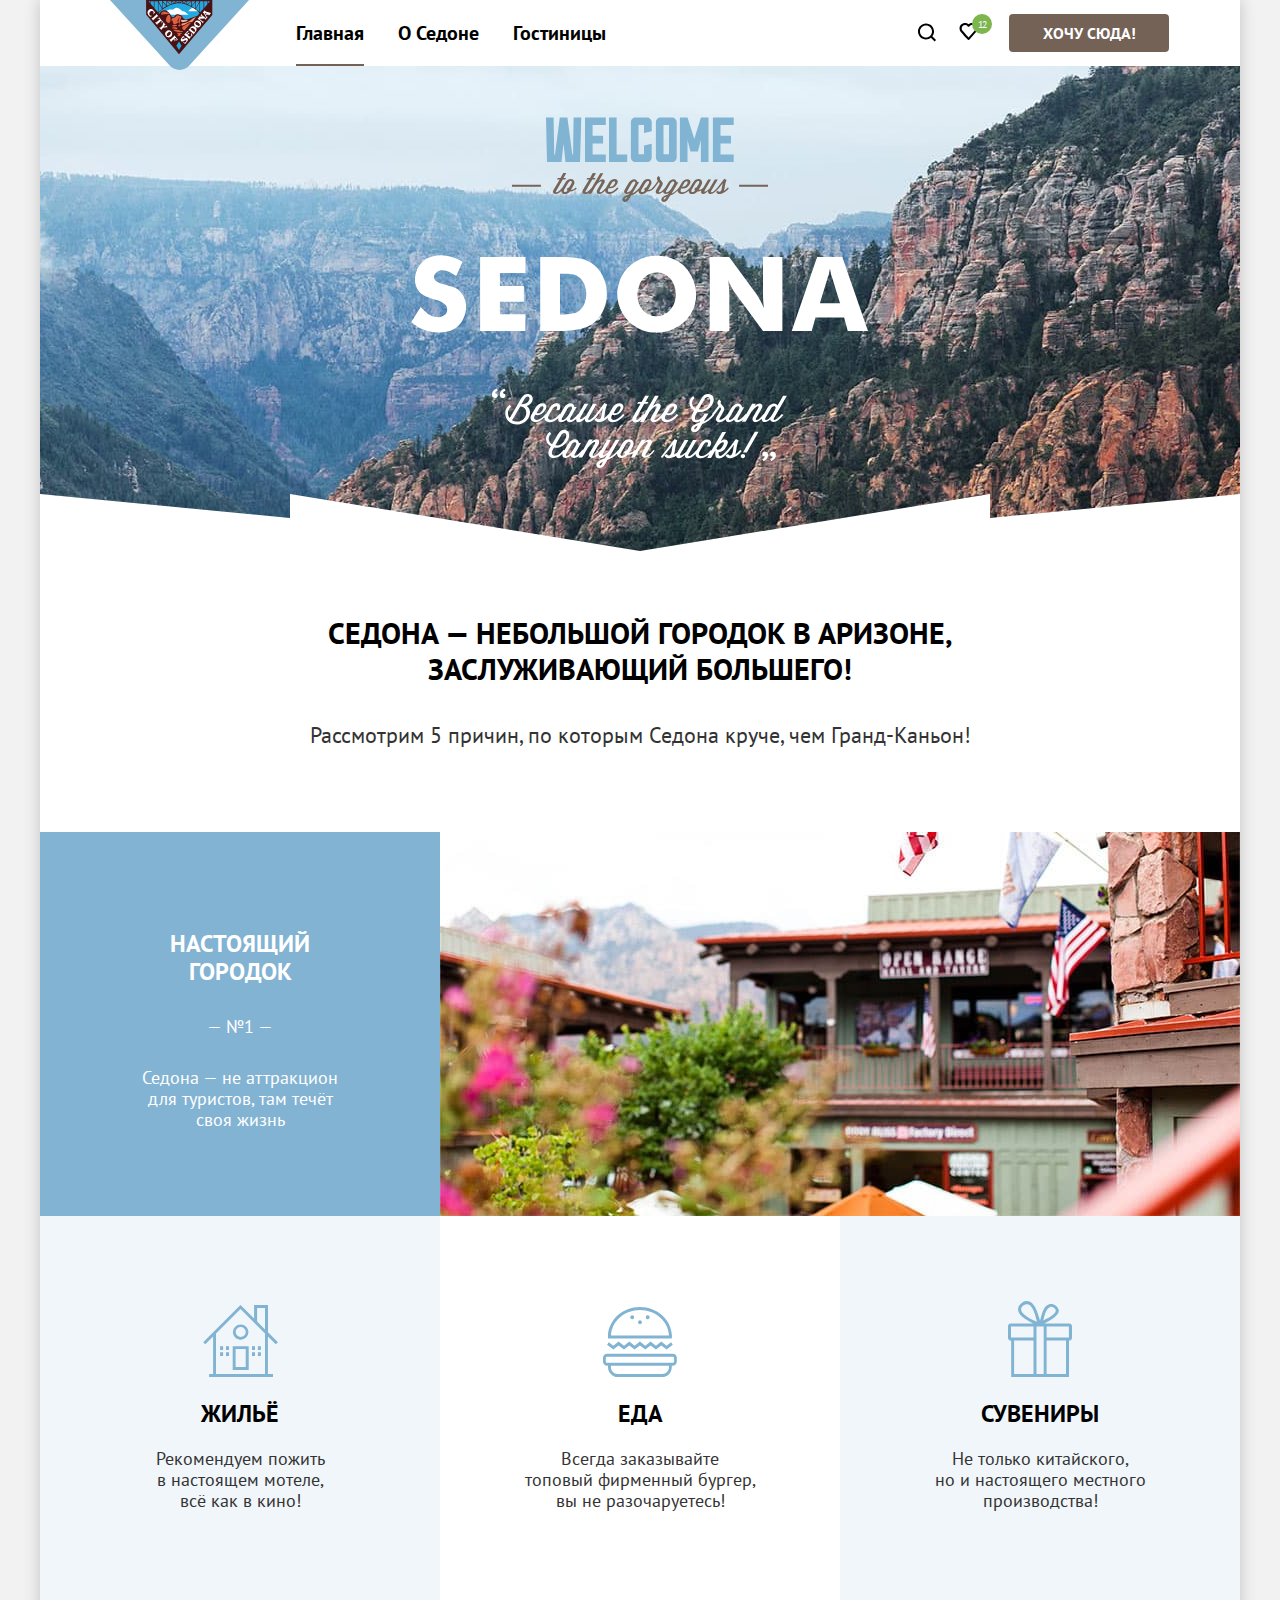
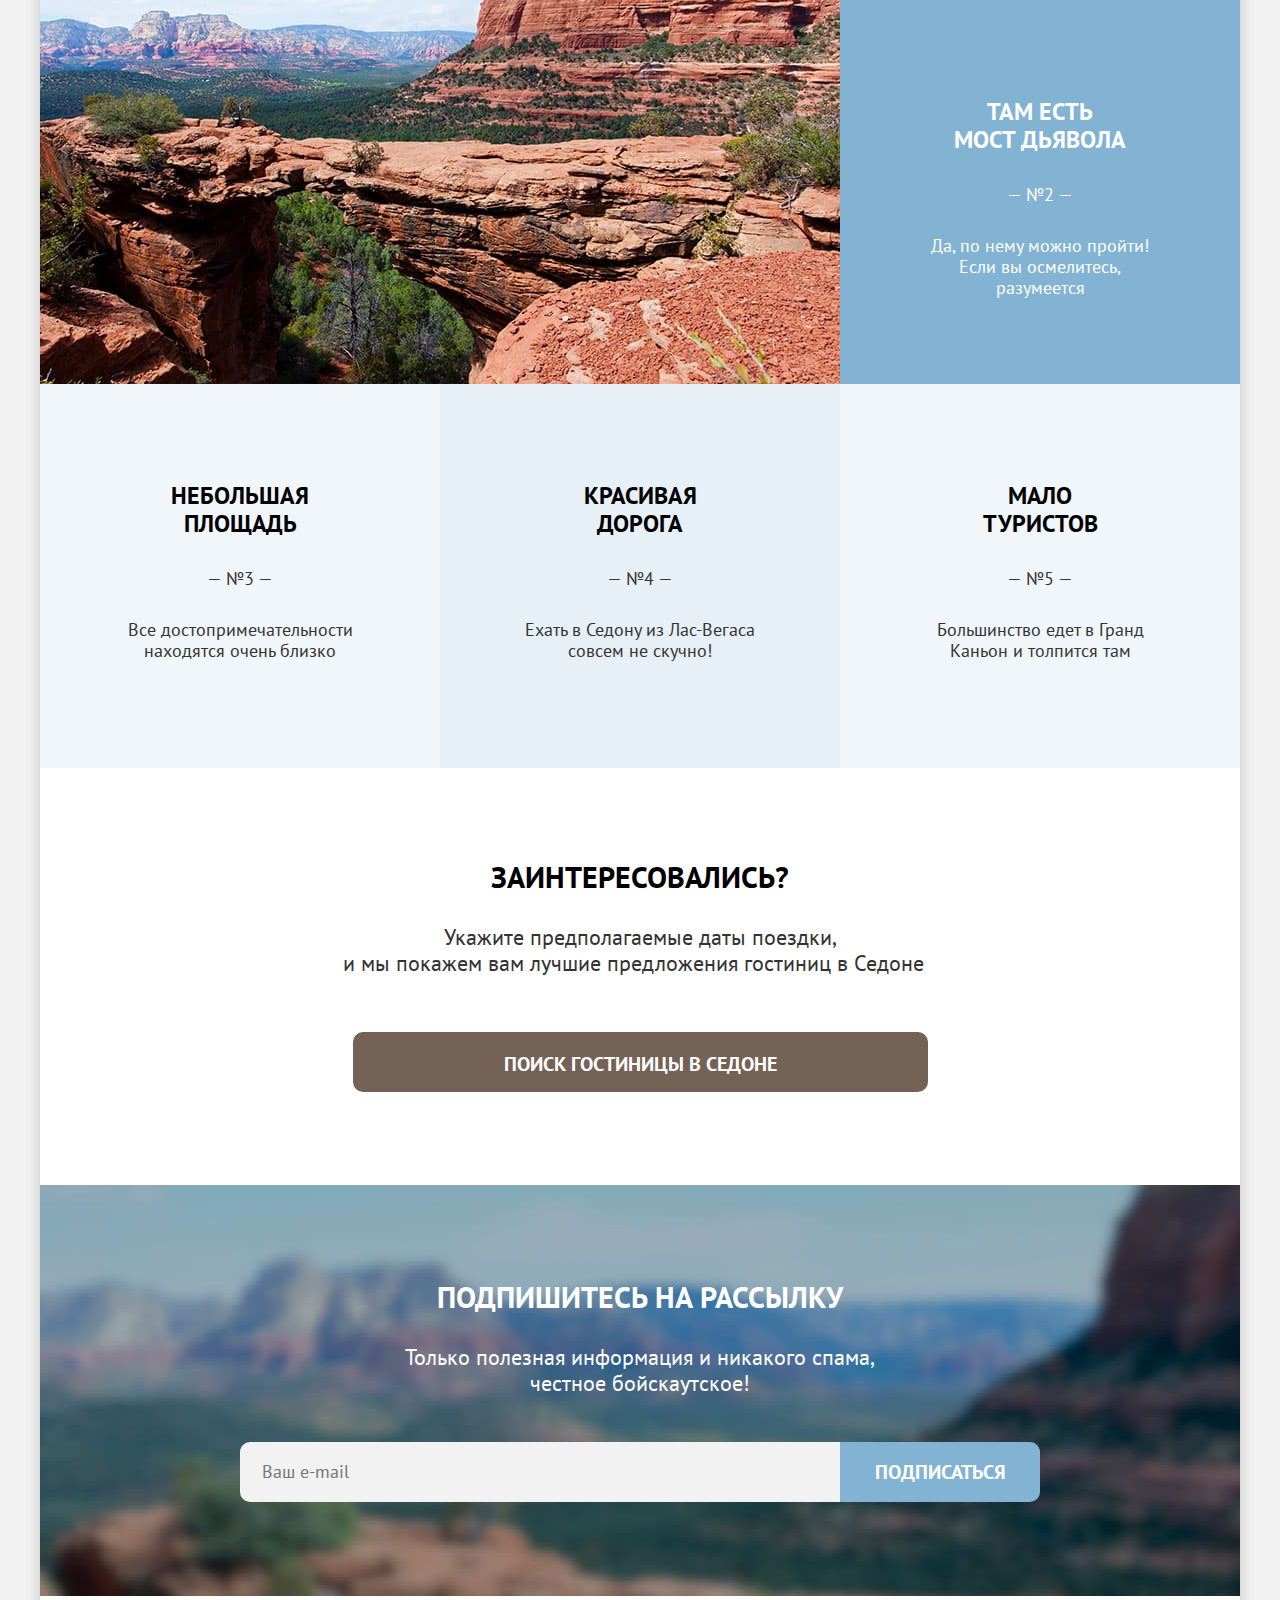
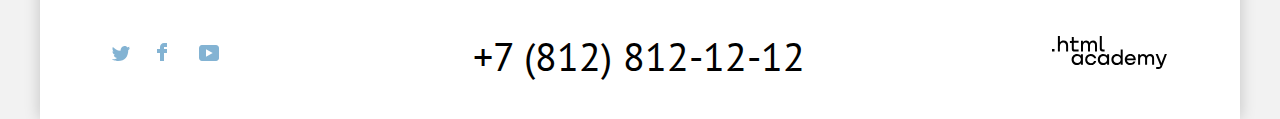
<file: index.html>
<!DOCTYPE html>
<html lang="ru">
  <head>
    <meta charset="utf-8">
    <title>HTML Academy: Седона</title>
    <link rel="icon" type="image/png" sizes="32x32" href="images/favicon.png">
    <link rel="stylesheet" href="styles/styles.css">
  </head>
  <body>
    <div class="page-container">
      <header class="page-header">
        <nav class="navigation">
          <a class="sedona-logo" href="index.html">
            <img class="page-header-logo" src="images/sedona-logo.svg" width="139" height="70" alt="Логотип Седона.">
          </a>
          <ul class="navigation-list">
            <li class="navigation-item">
              <a class="navigation-link navigation-link-current" href="index.html">Главная</a>
            </li>
            <li class="navigation-item">
              <a class="navigation-link" href="#">О Седоне</a>
            </li>
            <li class="navigation-item">
              <a class="navigation-link" href="catalog.html">Гостиницы</a>
            </li>
          </ul>
          <ul class="navigation-list navigation-user">
            <li class="navigation-item search">
              <a class="navigation-link" href="#">
                <svg class="navigation-icon" aria-hidden="true" focusable="false" width="20" height="19" fill="none" xmlns="http://www.w3.org/2000/svg"><path d="m19.026 17.05-3.71-3.7c1.002-1.3 1.704-3 1.704-4.9 0-4.4-3.61-8-8.023-8C4.585.45.975 4.15.975 8.55c0 4.4 3.61 8 8.022 8 1.805 0 3.51-.6 4.914-1.7l3.71 3.7 1.405-1.5Zm-10.029-2.5c-3.309 0-6.017-2.7-6.017-6s2.708-6 6.017-6c3.31 0 6.017 2.7 6.017 6s-2.707 6-6.017 6Z"/></svg>
                <span class="visually-hidden">Поиск</span>
              </a>
            </li>
            <li class="navigation-item">
              <a class="navigation-link" href="#">
                <svg class="navigation-icon" aria-hidden="true" focusable="false" width="19" height="17" fill="none" xmlns="http://www.w3.org/2000/svg"><path d="M9.444 17c-.301 0-.602-.1-.802-.4-5.416-6.1-6.72-7.5-7.02-7.9C.92 7.8.519 6.6.519 5.4c0-3 2.406-5.4 5.515-5.4 1.304 0 2.507.5 3.51 1.3C10.547.5 11.851 0 13.054 0c3.008 0 5.516 2.4 5.516 5.4 0 1.3-.502 2.5-1.304 3.4l-7.02 7.9c-.2.2-.401.3-.802.3ZM3.427 7.5c.3.4 3.51 4 6.117 6.9l6.218-7c.501-.5.702-1.2.702-2 0-1.8-1.505-3.3-3.31-3.3-1.002 0-2.005.5-2.707 1.3-.301.3-.602.4-.903.4-.3 0-.602-.2-.802-.4-.702-.8-1.705-1.3-2.708-1.3-1.805 0-3.31 1.5-3.31 3.3-.1.9.302 1.6.703 2.1-.1 0-.1 0 0 0Z"/></svg>
                <span class="navigation-btn-number">12</span>
              </a>
            </li>
            <li class="navigation-item">
              <a class="navigation-link-button" href="#">Хочу сюда!</a>
            </li>
          </ul>
        </nav>
      </header>
      <main class="main-index main-container">
        <header class="main-index-header">
          <img class="main-index-header-img" src="images/welcome.svg" width="458" height="352" alt="Добро пожаловать в Седону.">
          <h1 class="main-index-title">Седона — небольшой городок в Аризоне, заслуживающий большего!</h1>
          <p>Рассмотрим 5 причин, по которым Седона круче, чем Гранд-Каньон!</p>
        </header>
        <section class="advantages">
          <ul class="advantages-list">
            <li class="advantages-item advantages-item-cold-light">
              <h2 class="advantages-title">Настоящий городок</h2>
              <span class="advantages-text">— №1 —</span>
              <p class="advantages-description">Седона — не аттракцион для туристов, там течёт своя жизнь</p>
            </li>
            <li class="advantages-item-image">
              <img class="advantages-img" src="images/sedona-photo.jpg" width="800" height="384" alt="Виды городка Седона.">
            </li>
            <li class="advantages-item advantages-item-cold-light12 advantages-item-with-icon">
              <svg class="housing-icon" aria-hidden="true" focusable="false" width="75" height="72" fill="none" xmlns="http://www.w3.org/2000/svg"><path d="M29.7 65h16V41.2h-16V65Zm2.9-20.9h10.1v18H32.6v-18Z" fill="#81B3D2"/><path d="m72.8 39.3 2.1-2.1-9.9-9.9V0H51.1v13.6L37.5 0 .2 37.2l2.1 2.1 7.8-7.8v37.6h-4V72H70v-2.9h-5.1V31.5l7.9 7.8ZM62 69.1H13V28.5L37.5 4.1 62 28.5v40.6Zm0-44.7-7.9-7.9V2.9H62v21.5Z" fill="#81B3D2"/><path d="M29.9 27.1c0 4.3 3.5 7.7 7.7 7.7 4.3 0 7.8-3.5 7.8-7.7 0-4.3-3.5-7.7-7.8-7.7a7.7 7.7 0 0 0-7.7 7.7Zm7.8-5a5 5 0 0 1 5 4.9c0 2.7-2.2 4.9-5 4.9a5 5 0 0 1-5-4.9c0-2.7 2.2-4.9 5-4.9ZM20.1 41.2h-3v3.9h3v-3.9ZM26 41.2h-3v3.9h3v-3.9ZM20.1 47.2h-3v3.9h3v-3.9ZM26 47.2h-3v3.9h3v-3.9ZM52 41.2h-3v3.9h3v-3.9ZM57.9 41.2h-3v3.9h3v-3.9ZM52 47.2h-3v3.9h3v-3.9ZM57.9 47.2h-3v3.9h3v-3.9Z" fill="#81B3D2"/></svg>
              <h3 class="advantages-title">Жильё</h3>
              <p class="advantages-description"><span class="decorative">Рекомендуем пожить</span> в настоящем мотеле,<span class="decorative"> всё как в кино!</span></p>
            </li>
            <li class="advantages-item advantages-item-with-icon">
              <svg class="food-icon" aria-hidden="true" focusable="false" width="74" height="70" fill="none" xmlns="http://www.w3.org/2000/svg"><path d="M69.9 46.7H4.1C1.8 46.7 0 48.6 0 51v3.5c0 2.4 1.9 4.3 4.1 4.3H5v1.1C5 65.4 9.3 70 14.6 70h44.6c5.3 0 9.6-4.5 9.6-10.1v-1.1h.9c2.3 0 4.1-1.9 4.1-4.3V51a4 4 0 0 0-3.9-4.3ZM66 59.9c0 3.9-3 7-6.7 7H14.6c-3.7 0-6.7-3.2-6.7-7v-1.1H66v1.1Zm5.1-5.4c0 .7-.6 1.3-1.2 1.3H4c-.7 0-1.2-.6-1.2-1.3V51c0-.7.6-1.3 1.2-1.3h65.8c.7 0 1.2.6 1.2 1.3.1 0 .1 3.5.1 3.5ZM15.6 38.4l5.4 4.1 5.3-4.1 5.3 4.1 5.3-4.1 5.4 4.1 5.3-4.1 5.3 4.1 5.4-4.1 5.3 4.1 6.2-4.7-1.7-2.5-4.5 3.4-5.3-4.1-5.4 4.1-5.3-4.1-5.3 4.1-5.4-4.1-5.3 4.1-5.3-4.1-5.3 4.1-5.4-4.1-5.3 4.1-4.5-3.4-1.7 2.5 6.2 4.7 5.3-4.1ZM8 31.5h60.8c0-.6.1-1.2.1-1.9v-1.2C68.2 12.7 54.2 0 37 0 19.7 0 5.7 12.7 5 28.5v1.2c0 .6 0 1.3.1 1.9H8v-.1ZM37 3c15.6 0 28.4 11.3 29 25.5H8C8.6 14.4 21.4 3 37 3Z" fill="#81B3D2"/><path d="M37 17.3c1.05 0 1.9-.9 1.9-2s-.85-2-1.9-2c-1.05 0-1.9.9-1.9 2s.85 2 1.9 2ZM29.2 12.2c1.05 0 1.9-.9 1.9-2s-.85-2-1.9-2c-1.05 0-1.9.9-1.9 2s.85 2 1.9 2ZM44.7 12.2c1.05 0 1.9-.9 1.9-2s-.85-2-1.9-2c-1.05 0-1.9.9-1.9 2s.85 2 1.9 2Z" fill="#81B3D2"/></svg>
              <h3 class="advantages-title">Еда</h3>
              <p class="advantages-description"><span class="decorative">Всегда заказывайте</span> топовый фирменный бургер, вы не разочаруетесь!</p>
            </li>
            <li class="advantages-item  advantages-item-cold-light12 advantages-item-with-icon">
              <svg class="souvenirs-icon" aria-hidden="true" focusable="false" width="64" height="76" fill="none" xmlns="http://www.w3.org/2000/svg"><g clip-path="url(#a)"><path d="M61.1 22.5H36.3c13.8-6.9 14.9-11.3 14.4-13.7-1.2-4-5.7-7-10-5.4-5.6 2.1-7.1 10.4-8.6 16.4-2-6.1-3.8-13.8-8.2-17.7-1.3-1.1-3.1-2.3-5.8-2-4 .4-9.8 5.4-7.5 11 2.3 5.4 9.7 8.8 14.6 11.5H2.9A2.9 2.9 0 0 0 0 25.5v11.3c0 1.6 1.3 2.9 2.9 2.9h.3V76H61V39.6h.1c1.6 0 2.9-1.3 2.9-2.9V25.4c0-1.6-1.3-2.9-2.9-2.9ZM42.4 5.9c2.1-.3 5 1.3 5.3 3.2.4 2.8-3.4 5.3-5.1 6.4-2.5 1.7-4.9 2.6-7.3 4.1.9-3.7 2.5-13 7.1-13.7Zm-22.9 10c-2.2-1.5-6.5-4.4-6.4-7.8.1-3.6 5.7-6.6 8.8-3.9 3.9 3.4 5.7 11.1 7.1 16.6-3.2-1.5-6.3-2.8-9.5-4.9Zm6 57.1H6.1V39.6h19.4V73Zm0-36.5H3v-11h22.5v11Zm10.2 0V73h-7.2V25.6h7.2v10.9ZM58 73H38.6V39.6H58V73Zm2.9-36.5H38.6v-11h22.3v11Z" fill="#81B3D2"/></g><defs><clipPath id="a"><path fill="#fff" d="M0 0h64v76H0z"/></clipPath></defs></svg>
              <h3 class="advantages-title">Сувениры</h3>
              <p class="advantages-description"><span class="decorative">Не только китайского,</span> но и настоящего местного производства!</p>
            </li>
            <li class="advantages-item-image">
              <img class="advantages-img" src="images/devil's-bridge-photo.jpg" width="800" height="384" alt="Мост дьявола.">
            </li>
            <li class="advantages-item advantages-item-cold-light">
              <h2 class="advantages-title"><span class="decorative">Там есть</span> мост дьявола</h2>
              <span class="advantages-text">— №2 —</span>
              <p class="advantages-description">Да, по нему можно пройти! Если вы осмелитесь, разумеется</p>
            </li>
            <li class="advantages-item advantages-item-cold-light12">
              <h2 class="advantages-title">Небольшая площадь</h2>
              <span class="advantages-text">— №3 —</span>
              <p class="advantages-description">Все достопримечательности находятся очень близко</p>
            </li>
            <li class="advantages-item advantages-item-cold-light20">
              <h2 class="advantages-title">Красивая дорога</h2>
              <span class="advantages-text">— №4 —</span>
              <p class="advantages-description">Ехать в Седону из Лас-Вегаса совсем не скучно!</p>
            </li>
            <li class="advantages-item  advantages-item-cold-light12">
              <h2 class="advantages-title">Мало туристов</h2>
              <span class="advantages-text">— №5 —</span>
              <p class="advantages-description">Большинство едет в Гранд Каньон и толпится там</p>
            </li>
          </ul>
        </section>
        <section class="hotel-search">
          <h2 class="hotel-search-title">Заинтересовались?</h2>
          <p class="hotel-search-description">Укажите предполагаемые даты поездки,<span class="decorative"> и мы покажем вам лучшие предложения гостиниц в Седоне</span></p>
          <a class="hotel-search-link" href="#">Поиск гостиницы в Седоне</a>
        </section>
        <section class="index-subscribe-newsletter">
          <h2 class="index-subscribe-newsletter-title">Подпишитесь на рассылку</h2>
          <p class="index-subscribe-newsletter-description"><span class="decorative">Только полезная информация и никакого спама,</span> честное бойскаутское!</p>
          <form class="subscribe-newsletter-form" action="https://echo.htmlacademy.ru/" method="post">
            <div class="subscribe-newsletter-container">
              <input class="main-index-input" type="email" name="user-email" placeholder="Ваш e-mail" required>
              <button class="button-subscribe" type="submit">Подписаться</button>
            </div>
          </form>
        </section>
      </main>
      <footer class="page-footer">
        <div class="page-footer-container">
          <section class="socials">
            <h2 class="visually-hidden">Социальные сети</h2>
            <ul class="socials-list">
              <li class="socials-item">
                <a href="https://twitter.com/htmlacademy_ru">
                  <svg class="socials-icon" aria-hidden="true" focusable="false" width="18" height="15" fill="none" xmlns="http://www.w3.org/2000/svg"><path d="M11.6.2c1.8-.5 3.2.3 3.8 1.2.7-.2 1.4-.5 2.1-.7 0 .9-.6 1.5-.9 1.8.7.1 1.4-.6 1.4-.6-.2 1-1.1 1.8-1.7 2C16.1 10.7 13 15.1 5.7 15h-.5c-.4 0-4.4-.5-5.2-1.9 2.4.2 4.1-.4 5-1.2-1-.3-2.9-.4-3.2-2.9.4.1.6.2 1.3.1C1.8 8.3.4 7.5.5 5.3c.3.3 1.1.5 1.4.5C1.1 5.6-.2 2.5.9.9c1.9 1.9 4 3.6 7.6 3.8C8.7 2.3 9.7.8 11.6.2Z"/></svg>
                  <span class="visually-hidden">twitter</span>
                </a>
              </li>
              <li class="socials-item">
                <a href="https://www.facebook.com/htmlacademy">
                  <svg class="socials-icon" aria-hidden="true" focusable="false" width="10" height="18" fill="none" xmlns="http://www.w3.org/2000/svg"><path d="M7 0C4.8 0 3 1.8 3 4v2H0v4h3v8h4v-8h3V6H7V4h3V0H7Z"/></svg>
                  <span class="visually-hidden">facebook</span>
                </a>
              </li>
              <li class="socials-item">
                <a href="https://www.youtube.com/c/HTMLAcademyRUS">
                  <svg class="socials-icon" aria-hidden="true" focusable="false" width="20" height="16" fill="none" xmlns="http://www.w3.org/2000/svg"><path d="M17 0H2.9C1.2 0 0 1.5 0 3.2v9.5C0 14.5 1.2 16 2.9 16h14.3c1.5 0 2.9-1.5 2.9-3.2V3.2C19.9 1.5 18.7 0 17 0ZM7 11.8V4.2L13.7 8 7 11.8Z"/></svg>
                  <span class="visually-hidden">youtube</span>
                </a>
              </li>
            </ul>
          </section>
          <div class="contacts">
            <h2 class="visually-hidden">Телефон</h2>
            <a class="contact-phone" href="tel:88128121212">+7 (812) 812-12-12</a>
          </div>
          <a class="htmlacademy-link" href="https://htmlacademy.ru">
            <svg class="htmlacademy-logo" aria-hidden="true" focusable="false" width="115" height="33" fill="none" xmlns="http://www.w3.org/2000/svg"><path d="M0 12.9v2.6h2.5v-2.6H0ZM11.6 4.5c-1.6 0-2.8.7-3.6 1.7h-.1V0h-2v15.5h2v-5.3c0-2.1 1.3-3.6 3.3-3.6 1.8 0 2.9 1.4 2.9 3.2v5.7h2V9.4c.1-3-1.8-4.9-4.5-4.9ZM26.6 4.8h-4.8V1.1h-2v3.8h-1.9v2h1.9v6c0 1.7 1 2.7 2.7 2.7h4.1v-2h-3.7c-.7 0-1.1-.4-1.1-1.1V6.8h4.8v-2ZM41.1 4.6c-1.6 0-2.9.8-3.5 2.1h-.1c-.6-1.2-1.8-2.1-3.4-2.1-1.4 0-2.5.8-3.1 1.8h-.1V4.8H29v10.6h2V10c0-2 1-3.5 2.6-3.5 1.5 0 2.4 1 2.4 2.6v6.3h2V9.8c0-2.4 1.4-3.3 2.6-3.3 1.5 0 2.4 1 2.4 2.6v6.3h2V8.9c.1-2.5-1.4-4.3-3.9-4.3ZM47.8 12.7c0 1.7 1 2.7 2.8 2.7h2v-2h-1.7c-.7 0-1.1-.4-1.1-1.1V0h-2v12.7ZM28.9 19.7c-.9-1.1-2.2-1.8-3.9-1.8-3.1 0-5.4 2.3-5.4 5.6s2.3 5.6 5.4 5.6c1.8 0 3-.8 3.8-1.9h.1v1.6h2V18.2h-2v1.5Zm-3.6 7.4c-2.2 0-3.6-1.6-3.6-3.6s1.4-3.6 3.6-3.6 3.6 1.6 3.6 3.6c0 1.9-1.4 3.6-3.6 3.6ZM44.2 22c-.5-2.4-2.6-4.1-5.4-4.1a5.4 5.4 0 0 0-5.6 5.6c0 3.1 2.2 5.6 5.6 5.6 2.8 0 4.9-1.8 5.4-4.2h-2.1a3.4 3.4 0 0 1-3.3 2.3c-2.2 0-3.6-1.6-3.6-3.6s1.4-3.6 3.6-3.6c1.6 0 2.8 1 3.3 2.2h2.1V22ZM55.1 19.7c-.9-1.1-2.2-1.8-3.9-1.8-3.1 0-5.4 2.3-5.4 5.6s2.3 5.6 5.4 5.6c1.8 0 3-.8 3.8-1.9h.1v1.6h2V18.2h-2v1.5Zm-3.6 7.4c-2.2 0-3.6-1.6-3.6-3.6s1.4-3.6 3.6-3.6 3.6 1.6 3.6 3.6c0 1.9-1.5 3.6-3.6 3.6ZM68.7 19.8c-.9-1.1-2.2-1.9-3.9-1.9-3.1 0-5.4 2.3-5.4 5.6s2.2 5.6 5.4 5.6c1.7 0 3-.8 3.8-1.8h.1v1.5h2V13.4h-2v6.4Zm-3.6 7.3c-2.2 0-3.6-1.6-3.6-3.6s1.4-3.6 3.6-3.6 3.6 1.6 3.6 3.6c-.1 2-1.5 3.6-3.6 3.6ZM78.3 17.9c-3.3 0-5.5 2.5-5.5 5.6 0 3 2.1 5.6 5.5 5.6 2.5 0 4.5-1.3 5.2-3.6h-2.1c-.5 1-1.6 1.6-3 1.6-1.9 0-3.3-1.3-3.4-2.9h8.8c.2-3.6-2-6.3-5.5-6.3Zm0 1.9c1.7 0 3 1 3.3 2.6h-6.5c.3-1.5 1.5-2.6 3.2-2.6ZM98.2 17.9c-1.6 0-2.9.8-3.6 2h-.1c-.6-1.2-1.8-2-3.4-2-1.4 0-2.5.7-3.1 1.8v-1.5h-1.9v10.6h2v-5.4c0-2 1-3.4 2.6-3.5 1.5 0 2.4 1 2.4 2.6v6.3h2v-5.6c0-2.4 1.4-3.3 2.6-3.3 1.5 0 2.4 1 2.4 2.6v6.3h2v-6.5c.1-2.6-1.4-4.4-3.9-4.4ZM109.4 27l-3.6-8.9h-2.2l4.8 11.6c-.3.9-.7 1.2-1.7 1.2h-2.5v2h2.5c1.8 0 2.8-.8 3.5-2.6l4.7-12.2h-2.1l-3.4 8.9Z"/></svg>
            <span class="visually-hidden">htmlacademy</span>
          </a>
          </div>
      </footer>
      <div class="modal-container modal-container-close">
        <div class="modal modal-hotel-search">
          <button class="modal-close-button" type="button">
            <span class="visually-hidden">Закрыть</span>
            <svg class="modal-close-svg" width="13" height="13" viewBox="0 0 13 13" fill="none" xmlns="http://www.w3.org/2000/svg">
              <path d="M13 1.2L11.8 0L6.5 5.3L1.2 0L0 1.2L5.3 6.5L0 11.8L1.2 13L6.5 7.7L11.8 13L13 11.8L7.7 6.5L13 1.2Z" fill="#000"/>
              </svg>
          </button>
          <section class="modal-content">
            <h2 class="modal-title">Поиск гостиницы в Седоне</h2>
            <form class="modal-form" action="https://echo.htmlacademy.ru/" method="post">
              <label class="modal-label">
                <span class="modal-text">Дата заезда:</span>
                <input class="modal-form-input" type="text" value="27 апреля 2020" name="date-check-in" placeholder="Укажите дату">
              </label>
              <p class="modal-text-error">Мы не можем отправить вас в прошлое.</p>
              <label class="modal-label">
                <span class="modal-text">Дата выезда:</span>
                <input class="modal-form-input" type="text" value="1 сентября 2021" name="date-exit" placeholder="Укажите дату">
              </label>
              <p class="modal-text-success">На эти даты есть свободные номера. Пока есть.</p>
              <div class="modal-form-contain">
                <div class="feeld-group">
                  <label class="modal-text" for="adults">Взрослые:</label>
                  <div class="modal-number-wrap">
                    <input class="modal-form-number" type="number" id="adults" name="adults" value="2">
                    <button class="button-minus" type="button">
                      <span class="visually-hidden">Уменьшить колличество</span>
                      <svg class="minus-svg" width="13" height="1" viewBox="0 0 13 1" fill="none" xmlns="http://www.w3.org/2000/svg">
                      <path d="M0 0L0 1L13 1V0L0 0Z" fill="black"/>
                      </svg>
                    </button>
                    <button class="button-plus" type="button">
                      <span class="visually-hidden">Увеличить колличество</span>
                      <svg class="plus-svg" width="13" height="13" viewBox="0 0 13 13" fill="none" xmlns="http://www.w3.org/2000/svg">
                      <path d="M13 6H7V0H6V6H0V7H6V13H7V7H13V6Z" fill="black"/>
                      </svg>
                    </button>
                  </div>
                </div>
                <div class="feeld-group">
                  <span class="modal-text-children">
                    <label for="childrens">Дети:</label>
                    <span class="tooltip">
                      <button class="tooltip-toggle"  type="button" aria-labelledby="tooltip-label"></button>
                      <span class="tooltip-text" role="tooltip" id="tooltip-label">
                        Укажите количество детей, которые будут с вами, возраст которых от 6 до 18 лет. Дети до 6 лет размещаются бесплатно.
                      </span>
                    </span>
                  </span>
                  <div class="modal-number-wrap">
                    <input class="modal-form-number" type="number" id="childrens" name="childrens" value="1">
                    <button class="button-minus" type="button">
                      <span class="visually-hidden">Уменьшить колличество</span>
                      <svg class="minus-svg" width="13" height="1" viewBox="0 0 13 1" fill="none" xmlns="http://www.w3.org/2000/svg">
                      <path d="M0 0L0 1L13 1V0L0 0Z" fill="black"/>
                      </svg>
                    </button>
                    <button class="button-plus" type="button">
                      <span class="visually-hidden">Увеличить колличество</span>
                      <svg class="plus-svg" width="13" height="13" viewBox="0 0 13 13" fill="none" xmlns="http://www.w3.org/2000/svg">
                      <path d="M13 6H7V0H6V6H0V7H6V13H7V7H13V6Z" fill="black"/>
                      </svg>
                    </button>
                  </div>
                </div>
              </div>
              <button class="modal-form-button" type="submit">Найти</button>
            </form>
          </section>
        </div>
      </div>
    </div>
  </body>
</html>
</file>
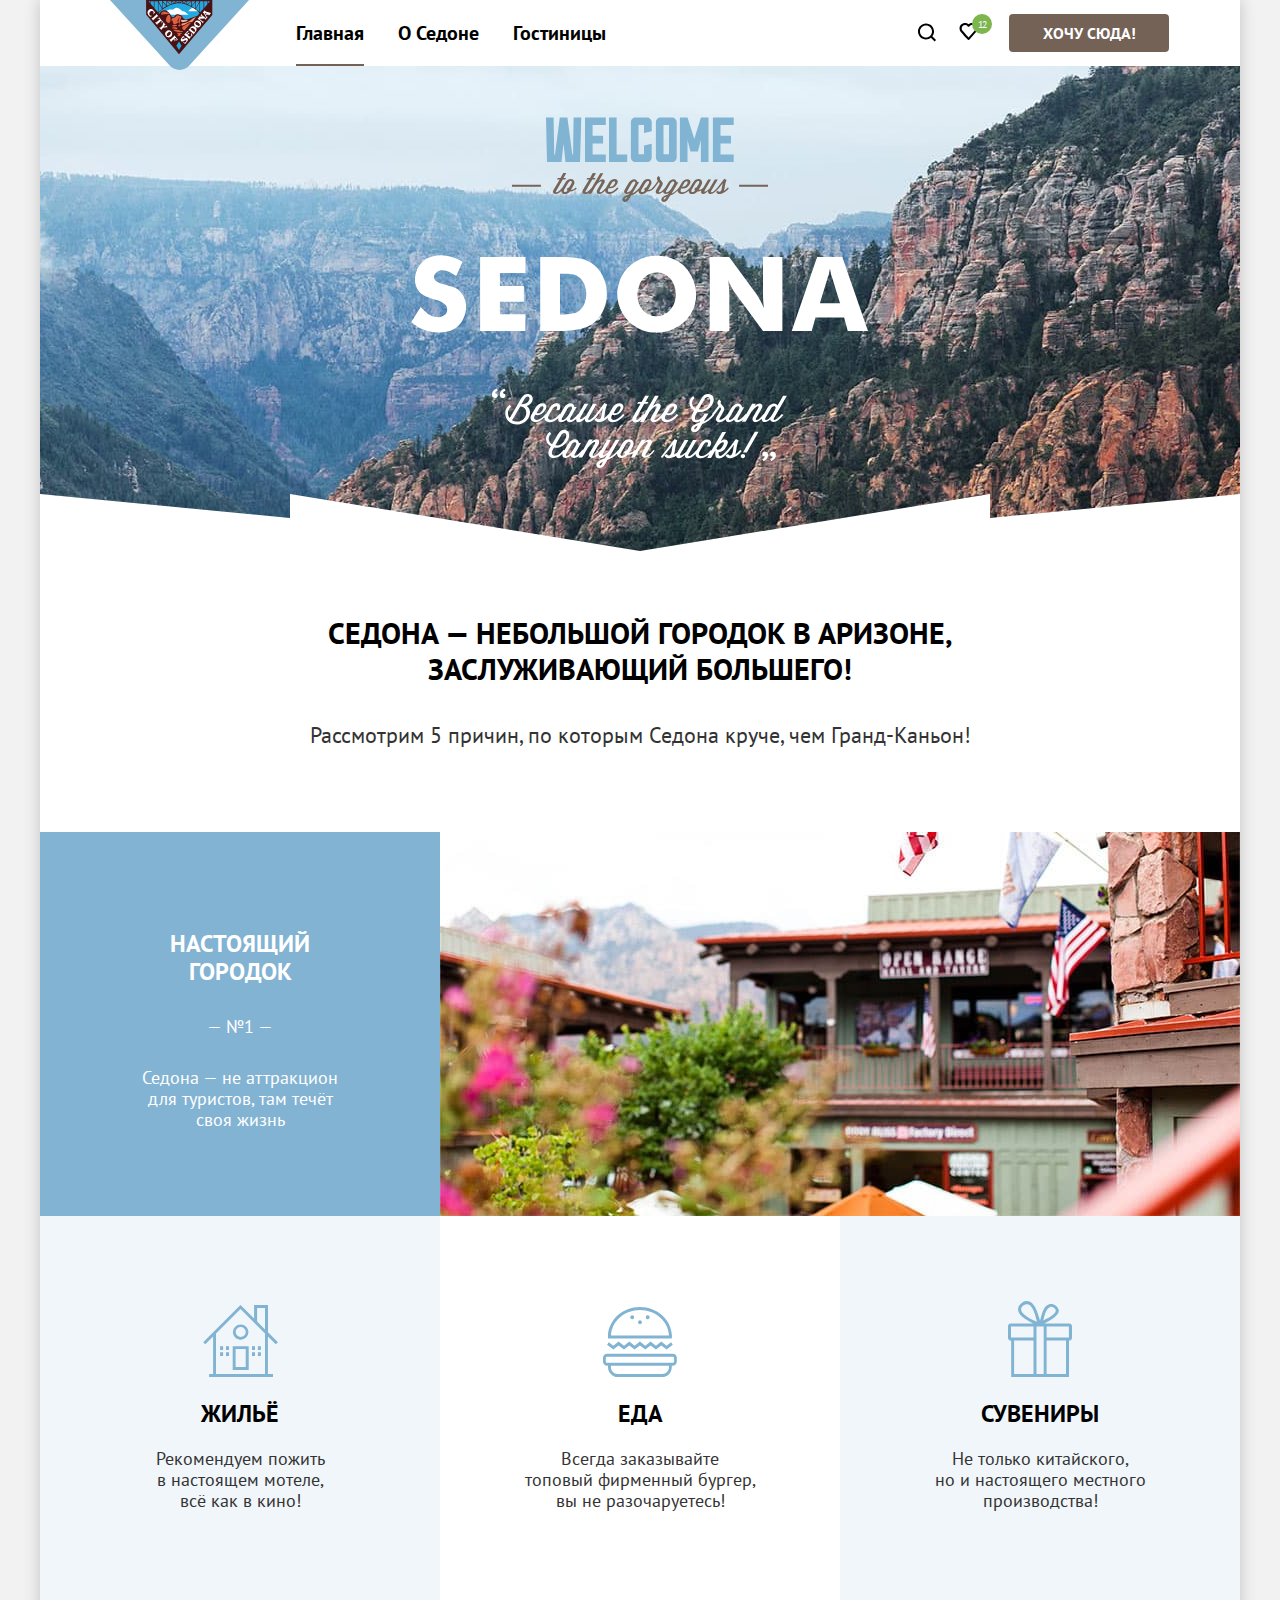
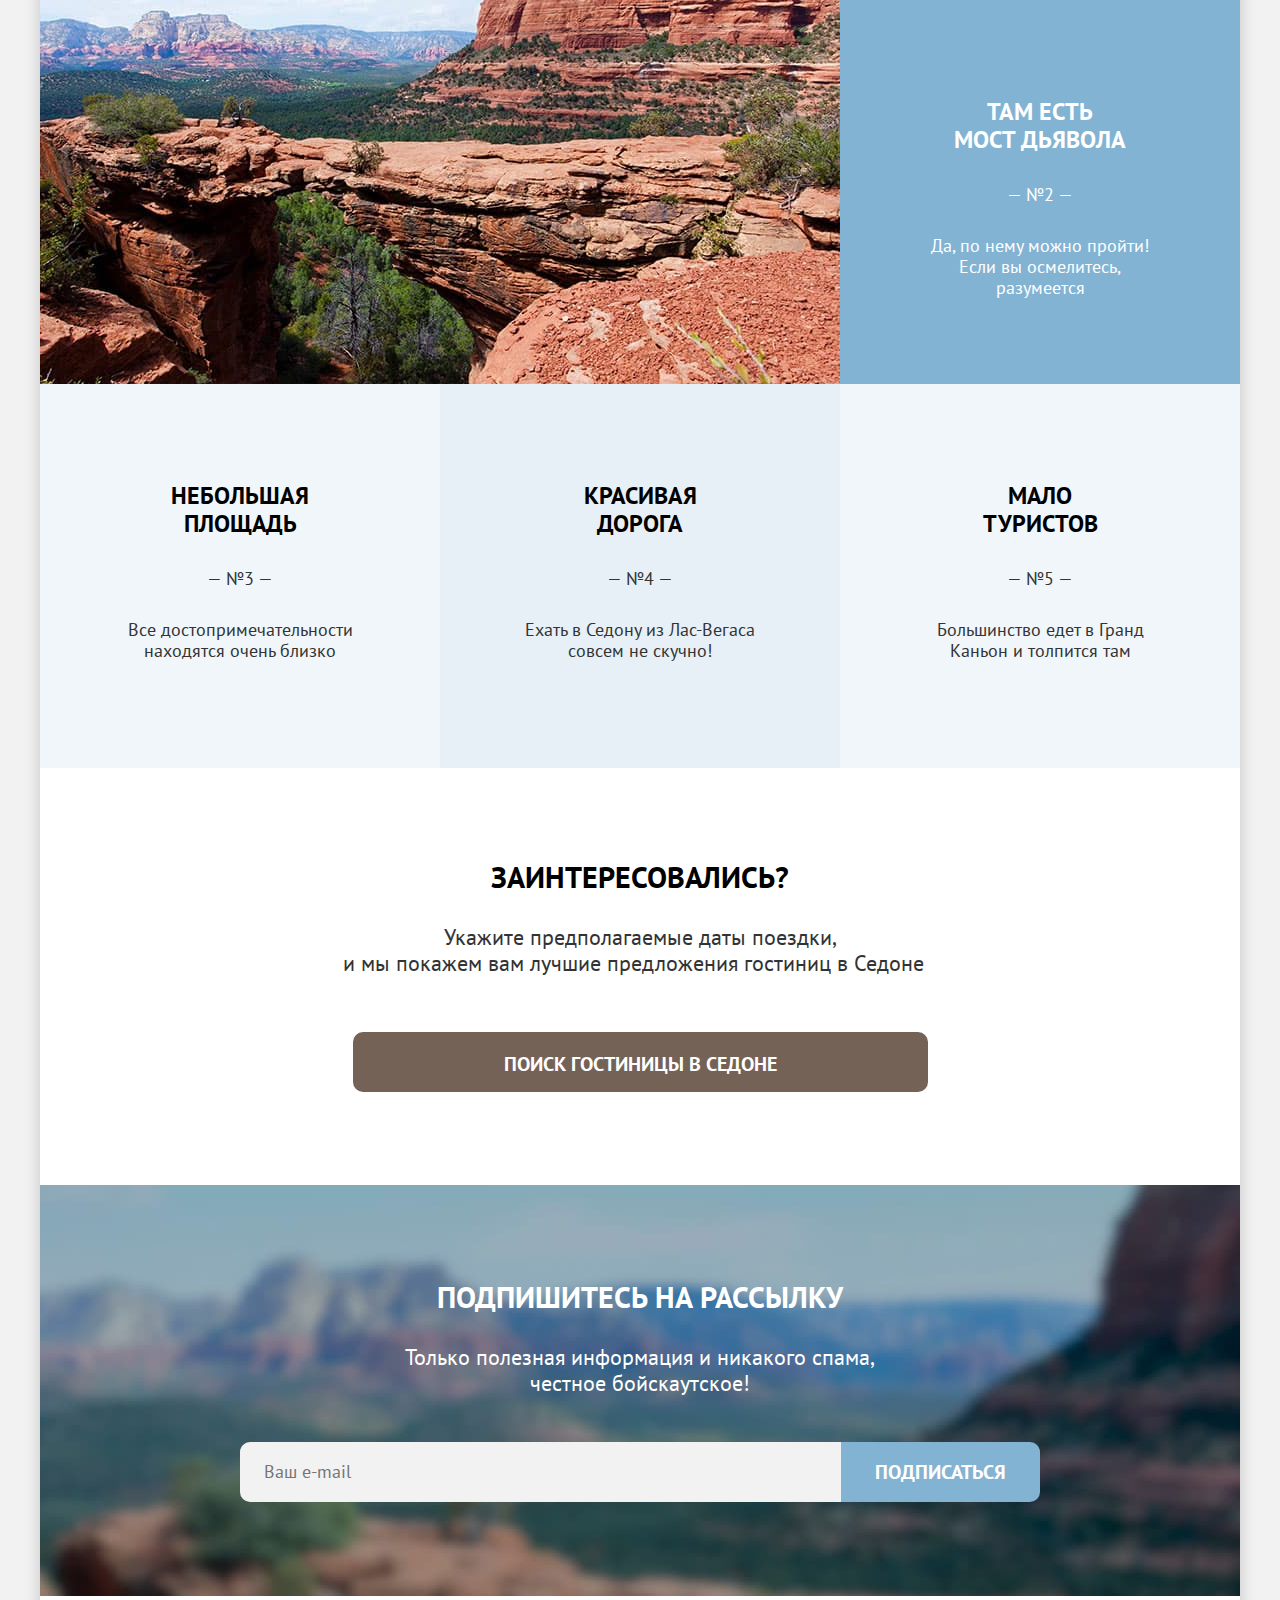
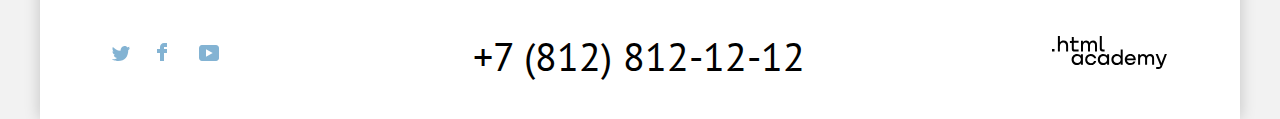
<file: 10/index.html>
<!DOCTYPE html>
<html lang="ru">
  <head>
    <meta charset="utf-8">
    <title>HTML Academy: Седона</title>
    <link rel="icon" type="image/png" sizes="32x32" href="images/favicon.png">
    <link rel="stylesheet" href="styles/styles.css">
    <base href="https://htmlacademy-htmlcss.github.io/1784111-sedona-33/10/">
</head>
  <body>
    <div class="page-container">
      <header class="page-header">
        <nav class="navigation">
          <a class="sedona-logo" href="index.html">
            <img class="page-header-logo" src="images/sedona-logo.svg" width="139" height="70" alt="Логотип Седона.">
          </a>
          <ul class="navigation-list">
            <li class="navigation-item">
              <a class="navigation-link navigation-link-current" href="index.html">Главная</a>
            </li>
            <li class="navigation-item">
              <a class="navigation-link" href="#">О Седоне</a>
            </li>
            <li class="navigation-item">
              <a class="navigation-link" href="#">Гостиницы</a>
            </li>
          </ul>
          <ul class="navigation-list navigation-user">
            <li class="navigation-item search">
              <a class="navigation-link" href="#">
                <svg class="navigation-icon" aria-hidden="true" focusable="false" width="20" height="19" fill="none" xmlns="http://www.w3.org/2000/svg"><path d="m19.026 17.05-3.71-3.7c1.002-1.3 1.704-3 1.704-4.9 0-4.4-3.61-8-8.023-8C4.585.45.975 4.15.975 8.55c0 4.4 3.61 8 8.022 8 1.805 0 3.51-.6 4.914-1.7l3.71 3.7 1.405-1.5Zm-10.029-2.5c-3.309 0-6.017-2.7-6.017-6s2.708-6 6.017-6c3.31 0 6.017 2.7 6.017 6s-2.707 6-6.017 6Z"/></svg>
                <span class="visually-hidden">Поиск</span>
              </a>
            </li>
            <li class="navigation-item">
              <a class="navigation-link" href="#">
                <svg class="navigation-icon" aria-hidden="true" focusable="false" width="19" height="17" fill="none" xmlns="http://www.w3.org/2000/svg"><path d="M9.444 17c-.301 0-.602-.1-.802-.4-5.416-6.1-6.72-7.5-7.02-7.9C.92 7.8.519 6.6.519 5.4c0-3 2.406-5.4 5.515-5.4 1.304 0 2.507.5 3.51 1.3C10.547.5 11.851 0 13.054 0c3.008 0 5.516 2.4 5.516 5.4 0 1.3-.502 2.5-1.304 3.4l-7.02 7.9c-.2.2-.401.3-.802.3ZM3.427 7.5c.3.4 3.51 4 6.117 6.9l6.218-7c.501-.5.702-1.2.702-2 0-1.8-1.505-3.3-3.31-3.3-1.002 0-2.005.5-2.707 1.3-.301.3-.602.4-.903.4-.3 0-.602-.2-.802-.4-.702-.8-1.705-1.3-2.708-1.3-1.805 0-3.31 1.5-3.31 3.3-.1.9.302 1.6.703 2.1-.1 0-.1 0 0 0Z"/></svg>
                <span class="navigation-btn-number">12</span>
              </a>
            </li>
            <li class="navigation-item">
              <a class="navigation-link-button" href="#">Хочу сюда!</a>
            </li>
          </ul>
        </nav>
      </header>
      <main class="main-index main-container">
        <header class="main-index-header">
          <img class="main-index-header-img" src="images/welcome.svg" width="458" height="352" alt="Добро пожаловать в Седону.">
          <h1 class="main-index-title">Седона — небольшой городок в Аризоне, заслуживающий большего!</h1>
          <p>Рассмотрим 5 причин, по которым Седона круче, чем Гранд-Каньон!</p>
        </header>
        <section class="advantages">
          <ul class="advantages-list">
            <li class="advantages-item advantages-item-cold-light">
              <h2 class="advantages-title">Настоящий городок</h2>
              <span class="advantages-text">— №1 —</span>
              <p class="advantages-description">Седона — не аттракцион для туристов, там течёт своя жизнь</p>
            </li>
            <li class="advantages-item-image">
              <img class="advantages-img" src="images/sedona-photo.jpg" width="800" height="384" alt="Виды городка Седона.">
            </li>
            <li class="advantages-item advantages-item-cold-light12 advantages-item-with-icon">
              <svg class="housing-icon" aria-hidden="true" focusable="false" width="75" height="72" fill="none" xmlns="http://www.w3.org/2000/svg"><path d="M29.7 65h16V41.2h-16V65Zm2.9-20.9h10.1v18H32.6v-18Z" fill="#81B3D2"/><path d="m72.8 39.3 2.1-2.1-9.9-9.9V0H51.1v13.6L37.5 0 .2 37.2l2.1 2.1 7.8-7.8v37.6h-4V72H70v-2.9h-5.1V31.5l7.9 7.8ZM62 69.1H13V28.5L37.5 4.1 62 28.5v40.6Zm0-44.7-7.9-7.9V2.9H62v21.5Z" fill="#81B3D2"/><path d="M29.9 27.1c0 4.3 3.5 7.7 7.7 7.7 4.3 0 7.8-3.5 7.8-7.7 0-4.3-3.5-7.7-7.8-7.7a7.7 7.7 0 0 0-7.7 7.7Zm7.8-5a5 5 0 0 1 5 4.9c0 2.7-2.2 4.9-5 4.9a5 5 0 0 1-5-4.9c0-2.7 2.2-4.9 5-4.9ZM20.1 41.2h-3v3.9h3v-3.9ZM26 41.2h-3v3.9h3v-3.9ZM20.1 47.2h-3v3.9h3v-3.9ZM26 47.2h-3v3.9h3v-3.9ZM52 41.2h-3v3.9h3v-3.9ZM57.9 41.2h-3v3.9h3v-3.9ZM52 47.2h-3v3.9h3v-3.9ZM57.9 47.2h-3v3.9h3v-3.9Z" fill="#81B3D2"/></svg>
              <h3 class="advantages-title">Жильё</h3>
              <p class="advantages-description"><span class="decorative">Рекомендуем пожить</span> в настоящем мотеле,<span class="decorative"> всё как в кино!</span></p>
            </li>
            <li class="advantages-item advantages-item-with-icon">
              <svg class="food-icon" aria-hidden="true" focusable="false" width="74" height="70" fill="none" xmlns="http://www.w3.org/2000/svg"><path d="M69.9 46.7H4.1C1.8 46.7 0 48.6 0 51v3.5c0 2.4 1.9 4.3 4.1 4.3H5v1.1C5 65.4 9.3 70 14.6 70h44.6c5.3 0 9.6-4.5 9.6-10.1v-1.1h.9c2.3 0 4.1-1.9 4.1-4.3V51a4 4 0 0 0-3.9-4.3ZM66 59.9c0 3.9-3 7-6.7 7H14.6c-3.7 0-6.7-3.2-6.7-7v-1.1H66v1.1Zm5.1-5.4c0 .7-.6 1.3-1.2 1.3H4c-.7 0-1.2-.6-1.2-1.3V51c0-.7.6-1.3 1.2-1.3h65.8c.7 0 1.2.6 1.2 1.3.1 0 .1 3.5.1 3.5ZM15.6 38.4l5.4 4.1 5.3-4.1 5.3 4.1 5.3-4.1 5.4 4.1 5.3-4.1 5.3 4.1 5.4-4.1 5.3 4.1 6.2-4.7-1.7-2.5-4.5 3.4-5.3-4.1-5.4 4.1-5.3-4.1-5.3 4.1-5.4-4.1-5.3 4.1-5.3-4.1-5.3 4.1-5.4-4.1-5.3 4.1-4.5-3.4-1.7 2.5 6.2 4.7 5.3-4.1ZM8 31.5h60.8c0-.6.1-1.2.1-1.9v-1.2C68.2 12.7 54.2 0 37 0 19.7 0 5.7 12.7 5 28.5v1.2c0 .6 0 1.3.1 1.9H8v-.1ZM37 3c15.6 0 28.4 11.3 29 25.5H8C8.6 14.4 21.4 3 37 3Z" fill="#81B3D2"/><path d="M37 17.3c1.05 0 1.9-.9 1.9-2s-.85-2-1.9-2c-1.05 0-1.9.9-1.9 2s.85 2 1.9 2ZM29.2 12.2c1.05 0 1.9-.9 1.9-2s-.85-2-1.9-2c-1.05 0-1.9.9-1.9 2s.85 2 1.9 2ZM44.7 12.2c1.05 0 1.9-.9 1.9-2s-.85-2-1.9-2c-1.05 0-1.9.9-1.9 2s.85 2 1.9 2Z" fill="#81B3D2"/></svg>
              <h3 class="advantages-title">Еда</h3>
              <p class="advantages-description"><span class="decorative">Всегда заказывайте</span> топовый фирменный бургер, вы не разочаруетесь!</p>
            </li>
            <li class="advantages-item  advantages-item-cold-light12 advantages-item-with-icon">
              <svg class="souvenirs-icon" aria-hidden="true" focusable="false" width="64" height="76" fill="none" xmlns="http://www.w3.org/2000/svg"><g clip-path="url(#a)"><path d="M61.1 22.5H36.3c13.8-6.9 14.9-11.3 14.4-13.7-1.2-4-5.7-7-10-5.4-5.6 2.1-7.1 10.4-8.6 16.4-2-6.1-3.8-13.8-8.2-17.7-1.3-1.1-3.1-2.3-5.8-2-4 .4-9.8 5.4-7.5 11 2.3 5.4 9.7 8.8 14.6 11.5H2.9A2.9 2.9 0 0 0 0 25.5v11.3c0 1.6 1.3 2.9 2.9 2.9h.3V76H61V39.6h.1c1.6 0 2.9-1.3 2.9-2.9V25.4c0-1.6-1.3-2.9-2.9-2.9ZM42.4 5.9c2.1-.3 5 1.3 5.3 3.2.4 2.8-3.4 5.3-5.1 6.4-2.5 1.7-4.9 2.6-7.3 4.1.9-3.7 2.5-13 7.1-13.7Zm-22.9 10c-2.2-1.5-6.5-4.4-6.4-7.8.1-3.6 5.7-6.6 8.8-3.9 3.9 3.4 5.7 11.1 7.1 16.6-3.2-1.5-6.3-2.8-9.5-4.9Zm6 57.1H6.1V39.6h19.4V73Zm0-36.5H3v-11h22.5v11Zm10.2 0V73h-7.2V25.6h7.2v10.9ZM58 73H38.6V39.6H58V73Zm2.9-36.5H38.6v-11h22.3v11Z" fill="#81B3D2"/></g><defs><clipPath id="a"><path fill="#fff" d="M0 0h64v76H0z"/></clipPath></defs></svg>
              <h3 class="advantages-title">Сувениры</h3>
              <p class="advantages-description"><span class="decorative">Не только китайского,</span> но и настоящего местного производства!</p>
            </li>
            <li class="advantages-item-image">
              <img class="advantages-img" src="images/devil's-bridge-photo.jpg" width="800" height="384" alt="Мост дьявола.">
            </li>
            <li class="advantages-item advantages-item-cold-light">
              <h2 class="advantages-title"><span class="decorative">Там есть</span> мост дьявола</h2>
              <span class="advantages-text">— №2 —</span>
              <p class="advantages-description">Да, по нему можно пройти! Если вы осмелитесь, разумеется</p>
            </li>
            <li class="advantages-item advantages-item-cold-light12">
              <h2 class="advantages-title">Небольшая площадь</h2>
              <span class="advantages-text">— №3 —</span>
              <p class="advantages-description">Все достопримечательности находятся очень близко</p>
            </li>
            <li class="advantages-item advantages-item-cold-light20">
              <h2 class="advantages-title">Красивая дорога</h2>
              <span class="advantages-text">— №4 —</span>
              <p class="advantages-description">Ехать в Седону из Лас-Вегаса совсем не скучно!</p>
            </li>
            <li class="advantages-item  advantages-item-cold-light12">
              <h2 class="advantages-title">Мало туристов</h2>
              <span class="advantages-text">— №5 —</span>
              <p class="advantages-description">Большинство едет в Гранд Каньон и толпится там</p>
            </li>
          </ul>
        </section>
        <section class="hotel-search">
          <h2 class="hotel-search-title">Заинтересовались?</h2>
          <p class="hotel-search-description">Укажите предполагаемые даты поездки,<span class="decorative"> и мы покажем вам лучшие предложения гостиниц в Седоне</span></p>
          <a class="hotel-search-link" href="#">Поиск гостиницы в Седоне</a>
        </section>
        <section class="index-subscribe-newsletter">
          <h2 class="index-subscribe-newsletter-title">Подпишитесь на рассылку</h2>
          <p class="index-subscribe-newsletter-description"><span class="decorative">Только полезная информация и никакого спама,</span> честное бойскаутское!</p>
          <form class="subscribe-newsletter-form" action="https://echo.htmlacademy.ru/" method="post">
            <div class="subscribe-newsletter-container">
              <input class="main-index-input" type="email" name="user-email" placeholder="Ваш e-mail" required>
              <button class="button-subscribe" type="submit">Подписаться</button>
            </div>
          </form>
        </section>
      </main>
      <footer class="page-footer">
        <div class="page-footer-container">
          <section class="socials">
            <h2 class="visually-hidden">Социальные сети</h2>
            <ul class="socials-list">
              <li class="socials-item">
                <a href="https://twitter.com/htmlacademy_ru">
                  <svg class="socials-icon" aria-hidden="true" focusable="false" width="18" height="15" fill="none" xmlns="http://www.w3.org/2000/svg"><path d="M11.6.2c1.8-.5 3.2.3 3.8 1.2.7-.2 1.4-.5 2.1-.7 0 .9-.6 1.5-.9 1.8.7.1 1.4-.6 1.4-.6-.2 1-1.1 1.8-1.7 2C16.1 10.7 13 15.1 5.7 15h-.5c-.4 0-4.4-.5-5.2-1.9 2.4.2 4.1-.4 5-1.2-1-.3-2.9-.4-3.2-2.9.4.1.6.2 1.3.1C1.8 8.3.4 7.5.5 5.3c.3.3 1.1.5 1.4.5C1.1 5.6-.2 2.5.9.9c1.9 1.9 4 3.6 7.6 3.8C8.7 2.3 9.7.8 11.6.2Z"/></svg>
                  <span class="visually-hidden">twitter</span>
                </a>
              </li>
              <li class="socials-item">
                <a href="https://www.facebook.com/htmlacademy">
                  <svg class="socials-icon" aria-hidden="true" focusable="false" width="10" height="18" fill="none" xmlns="http://www.w3.org/2000/svg"><path d="M7 0C4.8 0 3 1.8 3 4v2H0v4h3v8h4v-8h3V6H7V4h3V0H7Z"/></svg>
                  <span class="visually-hidden">facebook</span>
                </a>
              </li>
              <li class="socials-item">
                <a href="https://www.youtube.com/c/HTMLAcademyRUS">
                  <svg class="socials-icon" aria-hidden="true" focusable="false" width="20" height="16" fill="none" xmlns="http://www.w3.org/2000/svg"><path d="M17 0H2.9C1.2 0 0 1.5 0 3.2v9.5C0 14.5 1.2 16 2.9 16h14.3c1.5 0 2.9-1.5 2.9-3.2V3.2C19.9 1.5 18.7 0 17 0ZM7 11.8V4.2L13.7 8 7 11.8Z"/></svg>
                  <span class="visually-hidden">youtube</span>
                </a>
              </li>
            </ul>
          </section>
          <div class="contacts">
            <h2 class="visually-hidden">Телефон</h2>
            <a class="contact-phone" href="tel:88128121212">+7 (812) 812-12-12</a>
          </div>
          <a class="htmlacademy-link" href="https://htmlacademy.ru">
            <svg class="htmlacademy-logo" aria-hidden="true" focusable="false" width="115" height="33" fill="none" xmlns="http://www.w3.org/2000/svg"><path d="M0 12.9v2.6h2.5v-2.6H0ZM11.6 4.5c-1.6 0-2.8.7-3.6 1.7h-.1V0h-2v15.5h2v-5.3c0-2.1 1.3-3.6 3.3-3.6 1.8 0 2.9 1.4 2.9 3.2v5.7h2V9.4c.1-3-1.8-4.9-4.5-4.9ZM26.6 4.8h-4.8V1.1h-2v3.8h-1.9v2h1.9v6c0 1.7 1 2.7 2.7 2.7h4.1v-2h-3.7c-.7 0-1.1-.4-1.1-1.1V6.8h4.8v-2ZM41.1 4.6c-1.6 0-2.9.8-3.5 2.1h-.1c-.6-1.2-1.8-2.1-3.4-2.1-1.4 0-2.5.8-3.1 1.8h-.1V4.8H29v10.6h2V10c0-2 1-3.5 2.6-3.5 1.5 0 2.4 1 2.4 2.6v6.3h2V9.8c0-2.4 1.4-3.3 2.6-3.3 1.5 0 2.4 1 2.4 2.6v6.3h2V8.9c.1-2.5-1.4-4.3-3.9-4.3ZM47.8 12.7c0 1.7 1 2.7 2.8 2.7h2v-2h-1.7c-.7 0-1.1-.4-1.1-1.1V0h-2v12.7ZM28.9 19.7c-.9-1.1-2.2-1.8-3.9-1.8-3.1 0-5.4 2.3-5.4 5.6s2.3 5.6 5.4 5.6c1.8 0 3-.8 3.8-1.9h.1v1.6h2V18.2h-2v1.5Zm-3.6 7.4c-2.2 0-3.6-1.6-3.6-3.6s1.4-3.6 3.6-3.6 3.6 1.6 3.6 3.6c0 1.9-1.4 3.6-3.6 3.6ZM44.2 22c-.5-2.4-2.6-4.1-5.4-4.1a5.4 5.4 0 0 0-5.6 5.6c0 3.1 2.2 5.6 5.6 5.6 2.8 0 4.9-1.8 5.4-4.2h-2.1a3.4 3.4 0 0 1-3.3 2.3c-2.2 0-3.6-1.6-3.6-3.6s1.4-3.6 3.6-3.6c1.6 0 2.8 1 3.3 2.2h2.1V22ZM55.1 19.7c-.9-1.1-2.2-1.8-3.9-1.8-3.1 0-5.4 2.3-5.4 5.6s2.3 5.6 5.4 5.6c1.8 0 3-.8 3.8-1.9h.1v1.6h2V18.2h-2v1.5Zm-3.6 7.4c-2.2 0-3.6-1.6-3.6-3.6s1.4-3.6 3.6-3.6 3.6 1.6 3.6 3.6c0 1.9-1.5 3.6-3.6 3.6ZM68.7 19.8c-.9-1.1-2.2-1.9-3.9-1.9-3.1 0-5.4 2.3-5.4 5.6s2.2 5.6 5.4 5.6c1.7 0 3-.8 3.8-1.8h.1v1.5h2V13.4h-2v6.4Zm-3.6 7.3c-2.2 0-3.6-1.6-3.6-3.6s1.4-3.6 3.6-3.6 3.6 1.6 3.6 3.6c-.1 2-1.5 3.6-3.6 3.6ZM78.3 17.9c-3.3 0-5.5 2.5-5.5 5.6 0 3 2.1 5.6 5.5 5.6 2.5 0 4.5-1.3 5.2-3.6h-2.1c-.5 1-1.6 1.6-3 1.6-1.9 0-3.3-1.3-3.4-2.9h8.8c.2-3.6-2-6.3-5.5-6.3Zm0 1.9c1.7 0 3 1 3.3 2.6h-6.5c.3-1.5 1.5-2.6 3.2-2.6ZM98.2 17.9c-1.6 0-2.9.8-3.6 2h-.1c-.6-1.2-1.8-2-3.4-2-1.4 0-2.5.7-3.1 1.8v-1.5h-1.9v10.6h2v-5.4c0-2 1-3.4 2.6-3.5 1.5 0 2.4 1 2.4 2.6v6.3h2v-5.6c0-2.4 1.4-3.3 2.6-3.3 1.5 0 2.4 1 2.4 2.6v6.3h2v-6.5c.1-2.6-1.4-4.4-3.9-4.4ZM109.4 27l-3.6-8.9h-2.2l4.8 11.6c-.3.9-.7 1.2-1.7 1.2h-2.5v2h2.5c1.8 0 2.8-.8 3.5-2.6l4.7-12.2h-2.1l-3.4 8.9Z"/></svg>
            <span class="visually-hidden">htmlacademy</span>
          </a>
          </div>
      </footer>
      <div class="modal-container modal-container-close">
        <div class="modal modal-hotel-search">
          <button class="modal-close-button" type="button">
            <span class="visually-hidden">Закрыть</span>
            <svg class="modal-close-svg" width="13" height="13" viewBox="0 0 13 13" fill="none" xmlns="http://www.w3.org/2000/svg">
              <path d="M13 1.2L11.8 0L6.5 5.3L1.2 0L0 1.2L5.3 6.5L0 11.8L1.2 13L6.5 7.7L11.8 13L13 11.8L7.7 6.5L13 1.2Z" fill="#000"/>
              </svg>
          </button>
          <section class="modal-content">
            <h2 class="modal-title">Поиск гостиницы в Седоне</h2>
            <form class="modal-form" action="https://echo.htmlacademy.ru/" method="post">
              <label class="modal-label">
                <span class="modal-text">Дата заезда:</span>
                <input class="modal-form-input" type="text" value="27 апреля 2020" name="date-check-in" placeholder="Укажите дату">
              </label>
              <p class="modal-text-error">Мы не можем отправить вас в прошлое.</p>
              <label class="modal-label">
                <span class="modal-text">Дата выезда:</span>
                <input class="modal-form-input" type="text" value="1 сентября 2021" name="date-exit" placeholder="Укажите дату">
              </label>
              <p class="modal-text-success">На эти даты есть свободные номера. Пока есть.</p>
              <div class="modal-form-contain">
                <div class="feeld-group">
                  <label class="modal-text" for="adults">Взрослые:</label>
                  <div class="modal-number-wrap">
                    <input class="modal-form-number" type="number" id="adults" name="adults" value="2">
                    <button class="button-minus" type="button">
                      <span class="visually-hidden">Уменьшить колличество</span>
                      <svg class="minus-svg" width="13" height="1" viewBox="0 0 13 1" fill="none" xmlns="http://www.w3.org/2000/svg">
                      <path d="M0 0L0 1L13 1V0L0 0Z" fill="black"/>
                      </svg>
                    </button>
                    <button class="button-plus" type="button">
                      <span class="visually-hidden">Увеличить колличество</span>
                      <svg class="plus-svg" width="13" height="13" viewBox="0 0 13 13" fill="none" xmlns="http://www.w3.org/2000/svg">
                      <path d="M13 6H7V0H6V6H0V7H6V13H7V7H13V6Z" fill="black"/>
                      </svg>
                    </button>
                  </div>
                </div>
                <div class="feeld-group">
                  <span class="modal-text-children">
                    <label for="childrens">Дети:</label>
                    <span class="tooltip">
                      <button class="tooltip-toggle"  type="button" aria-labelledby="tooltip-label"></button>
                      <span class="tooltip-text" role="tooltip" id="tooltip-label">
                        Укажите количество детей, которые будут с вами, возраст которых от 6 до 18 лет. Дети до 6 лет размещаются бесплатно.
                      </span>
                    </span>
                  </span>
                  <div class="modal-number-wrap">
                    <input class="modal-form-number" type="number" id="childrens" name="childrens" value="1">
                    <button class="button-minus" type="button">
                      <span class="visually-hidden">Уменьшить колличество</span>
                      <svg class="minus-svg" width="13" height="1" viewBox="0 0 13 1" fill="none" xmlns="http://www.w3.org/2000/svg">
                      <path d="M0 0L0 1L13 1V0L0 0Z" fill="black"/>
                      </svg>
                    </button>
                    <button class="button-plus" type="button">
                      <span class="visually-hidden">Увеличить колличество</span>
                      <svg class="plus-svg" width="13" height="13" viewBox="0 0 13 13" fill="none" xmlns="http://www.w3.org/2000/svg">
                      <path d="M13 6H7V0H6V6H0V7H6V13H7V7H13V6Z" fill="black"/>
                      </svg>
                    </button>
                  </div>
                </div>
              </div>
              <button class="modal-form-button" type="submit">Найти</button>
            </form>
          </section>
        </div>
      </div>
    </div>
  </body>
</html>
</file>
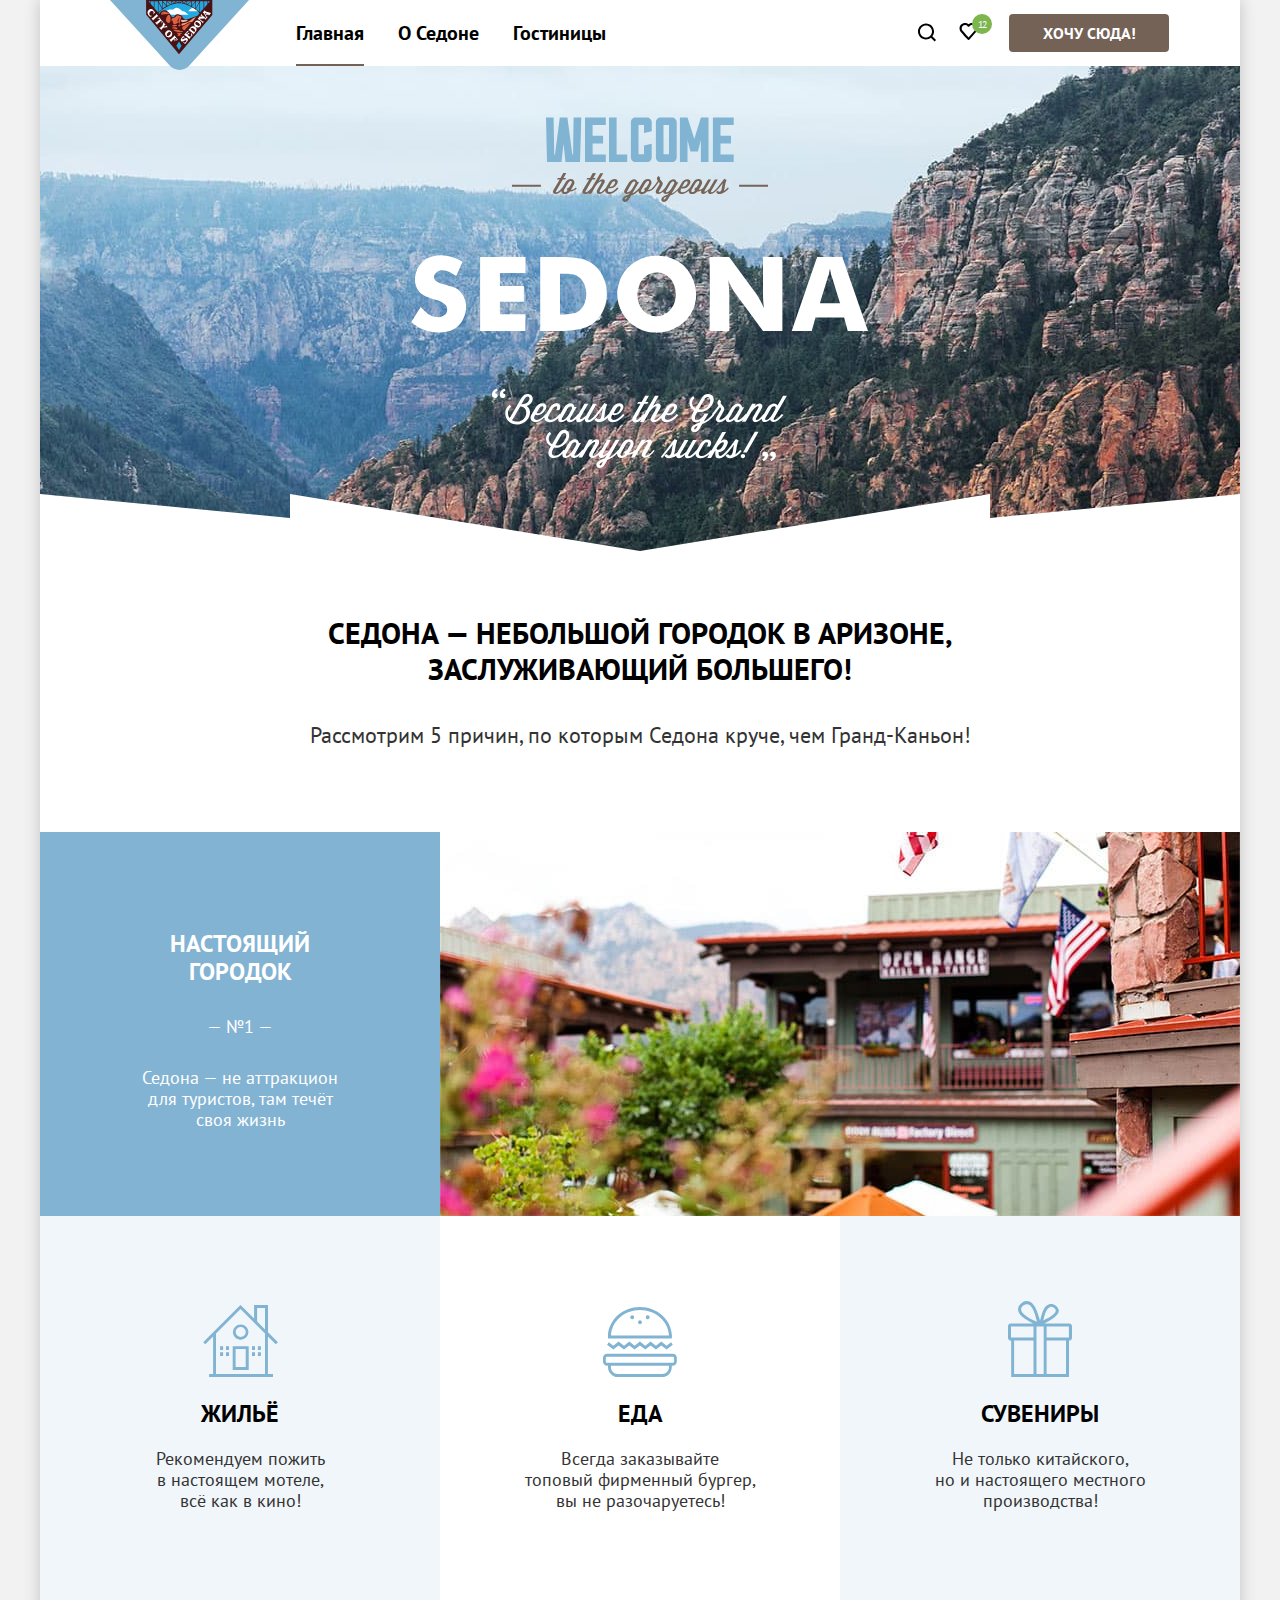
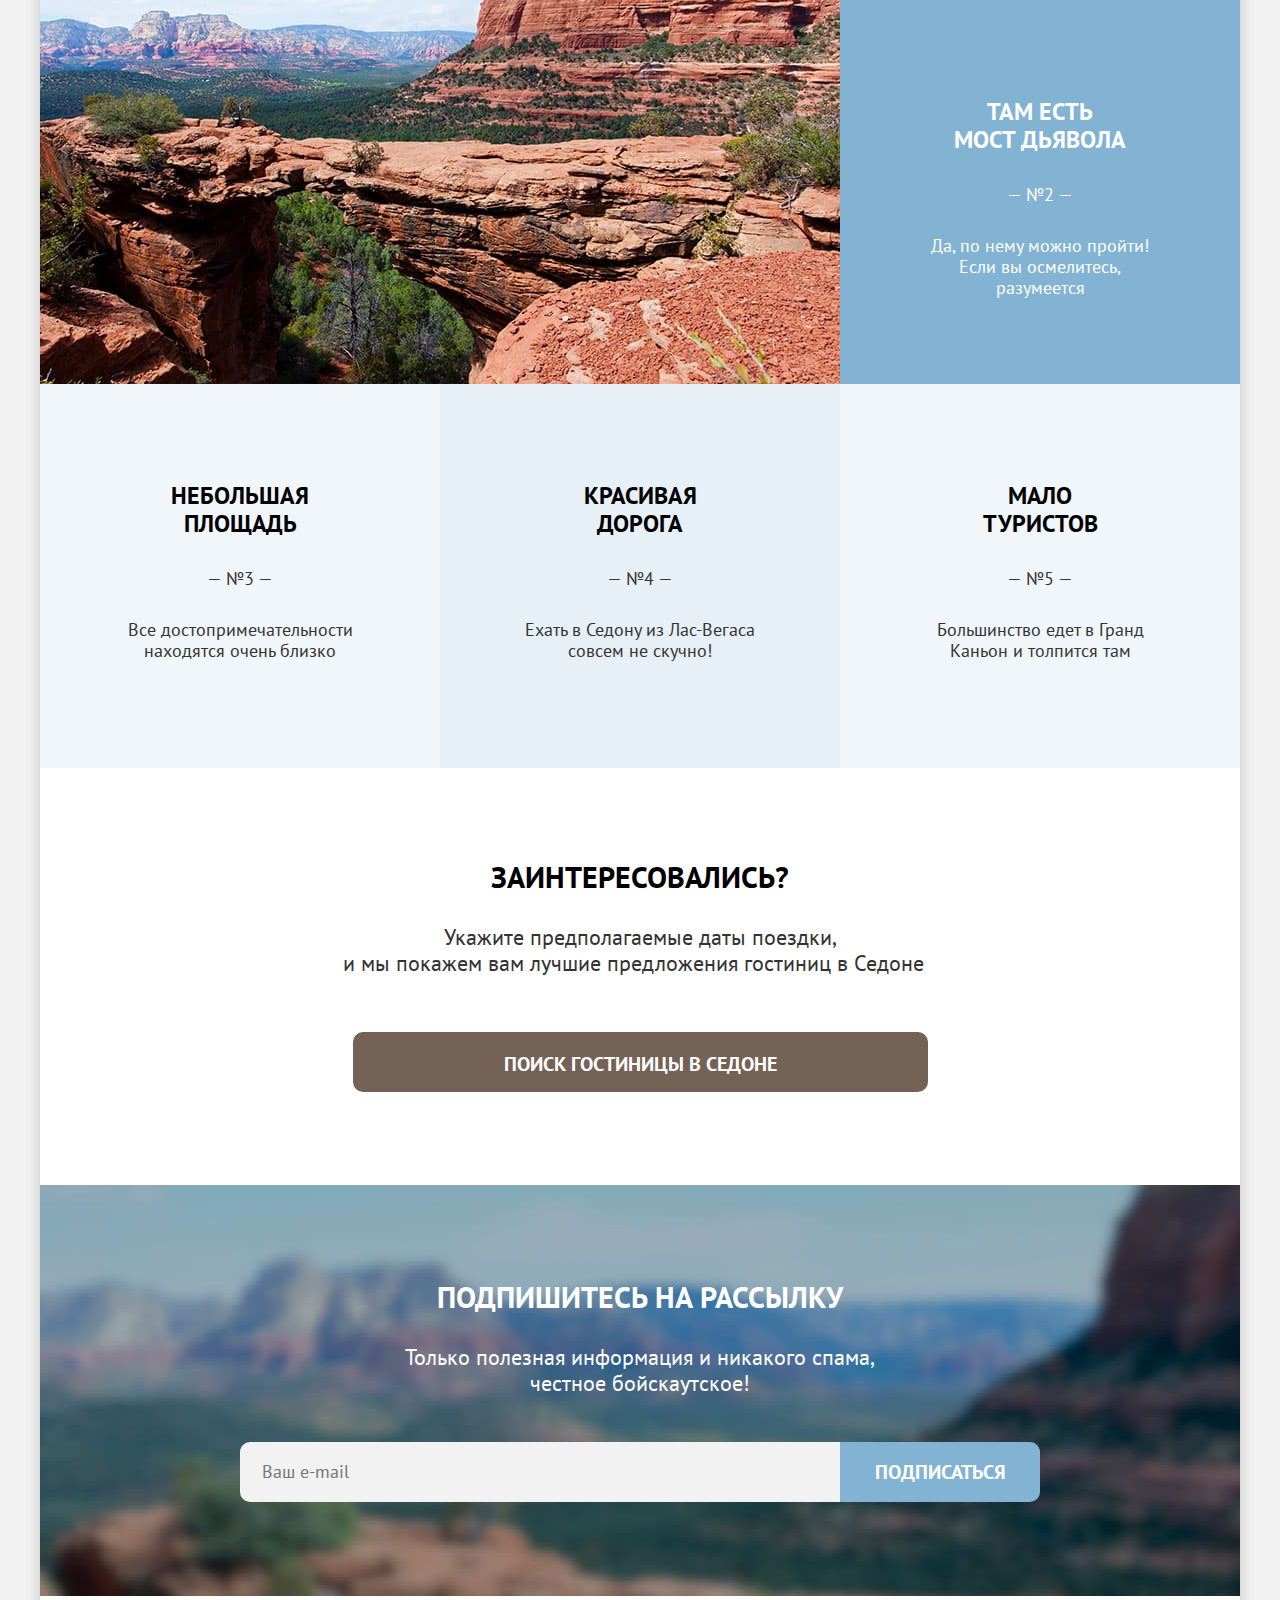
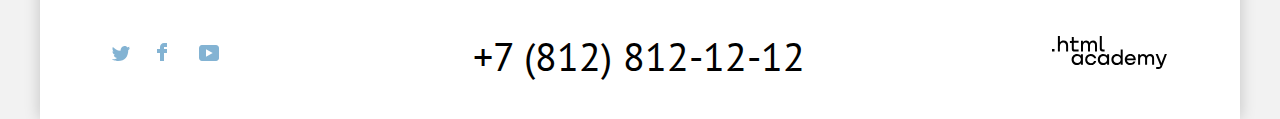
<file: 11/index.html>
<!DOCTYPE html>
<html lang="ru">
  <head>
    <meta charset="utf-8">
    <title>HTML Academy: Седона</title>
    <link rel="icon" type="image/png" sizes="32x32" href="images/favicon.png">
    <link rel="stylesheet" href="styles/styles.css">
    <base href="https://htmlacademy-htmlcss.github.io/1784111-sedona-33/11/">
</head>
  <body>
    <div class="page-container">
      <header class="page-header">
        <nav class="navigation">
          <a class="sedona-logo" href="index.html">
            <img class="page-header-logo" src="images/sedona-logo.svg" width="139" height="70" alt="Логотип Седона.">
          </a>
          <ul class="navigation-list">
            <li class="navigation-item">
              <a class="navigation-link navigation-link-current" href="index.html">Главная</a>
            </li>
            <li class="navigation-item">
              <a class="navigation-link" href="#">О Седоне</a>
            </li>
            <li class="navigation-item">
              <a class="navigation-link" href="catalog.html">Гостиницы</a>
            </li>
          </ul>
          <ul class="navigation-list navigation-user">
            <li class="navigation-item search">
              <a class="navigation-link" href="#">
                <svg class="navigation-icon" aria-hidden="true" focusable="false" width="20" height="19" fill="none" xmlns="http://www.w3.org/2000/svg"><path d="m19.026 17.05-3.71-3.7c1.002-1.3 1.704-3 1.704-4.9 0-4.4-3.61-8-8.023-8C4.585.45.975 4.15.975 8.55c0 4.4 3.61 8 8.022 8 1.805 0 3.51-.6 4.914-1.7l3.71 3.7 1.405-1.5Zm-10.029-2.5c-3.309 0-6.017-2.7-6.017-6s2.708-6 6.017-6c3.31 0 6.017 2.7 6.017 6s-2.707 6-6.017 6Z"/></svg>
                <span class="visually-hidden">Поиск</span>
              </a>
            </li>
            <li class="navigation-item">
              <a class="navigation-link" href="#">
                <svg class="navigation-icon" aria-hidden="true" focusable="false" width="19" height="17" fill="none" xmlns="http://www.w3.org/2000/svg"><path d="M9.444 17c-.301 0-.602-.1-.802-.4-5.416-6.1-6.72-7.5-7.02-7.9C.92 7.8.519 6.6.519 5.4c0-3 2.406-5.4 5.515-5.4 1.304 0 2.507.5 3.51 1.3C10.547.5 11.851 0 13.054 0c3.008 0 5.516 2.4 5.516 5.4 0 1.3-.502 2.5-1.304 3.4l-7.02 7.9c-.2.2-.401.3-.802.3ZM3.427 7.5c.3.4 3.51 4 6.117 6.9l6.218-7c.501-.5.702-1.2.702-2 0-1.8-1.505-3.3-3.31-3.3-1.002 0-2.005.5-2.707 1.3-.301.3-.602.4-.903.4-.3 0-.602-.2-.802-.4-.702-.8-1.705-1.3-2.708-1.3-1.805 0-3.31 1.5-3.31 3.3-.1.9.302 1.6.703 2.1-.1 0-.1 0 0 0Z"/></svg>
                <span class="navigation-btn-number">12</span>
              </a>
            </li>
            <li class="navigation-item">
              <a class="navigation-link-button" href="#">Хочу сюда!</a>
            </li>
          </ul>
        </nav>
      </header>
      <main class="main-index main-container">
        <header class="main-index-header">
          <img class="main-index-header-img" src="images/welcome.svg" width="458" height="352" alt="Добро пожаловать в Седону.">
          <h1 class="main-index-title">Седона — небольшой городок в Аризоне, заслуживающий большего!</h1>
          <p>Рассмотрим 5 причин, по которым Седона круче, чем Гранд-Каньон!</p>
        </header>
        <section class="advantages">
          <ul class="advantages-list">
            <li class="advantages-item advantages-item-cold-light">
              <h2 class="advantages-title">Настоящий городок</h2>
              <span class="advantages-text">— №1 —</span>
              <p class="advantages-description">Седона — не аттракцион для туристов, там течёт своя жизнь</p>
            </li>
            <li class="advantages-item-image">
              <img class="advantages-img" src="images/sedona-photo.jpg" width="800" height="384" alt="Виды городка Седона.">
            </li>
            <li class="advantages-item advantages-item-cold-light12 advantages-item-with-icon">
              <svg class="housing-icon" aria-hidden="true" focusable="false" width="75" height="72" fill="none" xmlns="http://www.w3.org/2000/svg"><path d="M29.7 65h16V41.2h-16V65Zm2.9-20.9h10.1v18H32.6v-18Z" fill="#81B3D2"/><path d="m72.8 39.3 2.1-2.1-9.9-9.9V0H51.1v13.6L37.5 0 .2 37.2l2.1 2.1 7.8-7.8v37.6h-4V72H70v-2.9h-5.1V31.5l7.9 7.8ZM62 69.1H13V28.5L37.5 4.1 62 28.5v40.6Zm0-44.7-7.9-7.9V2.9H62v21.5Z" fill="#81B3D2"/><path d="M29.9 27.1c0 4.3 3.5 7.7 7.7 7.7 4.3 0 7.8-3.5 7.8-7.7 0-4.3-3.5-7.7-7.8-7.7a7.7 7.7 0 0 0-7.7 7.7Zm7.8-5a5 5 0 0 1 5 4.9c0 2.7-2.2 4.9-5 4.9a5 5 0 0 1-5-4.9c0-2.7 2.2-4.9 5-4.9ZM20.1 41.2h-3v3.9h3v-3.9ZM26 41.2h-3v3.9h3v-3.9ZM20.1 47.2h-3v3.9h3v-3.9ZM26 47.2h-3v3.9h3v-3.9ZM52 41.2h-3v3.9h3v-3.9ZM57.9 41.2h-3v3.9h3v-3.9ZM52 47.2h-3v3.9h3v-3.9ZM57.9 47.2h-3v3.9h3v-3.9Z" fill="#81B3D2"/></svg>
              <h3 class="advantages-title">Жильё</h3>
              <p class="advantages-description"><span class="decorative">Рекомендуем пожить</span> в настоящем мотеле,<span class="decorative"> всё как в кино!</span></p>
            </li>
            <li class="advantages-item advantages-item-with-icon">
              <svg class="food-icon" aria-hidden="true" focusable="false" width="74" height="70" fill="none" xmlns="http://www.w3.org/2000/svg"><path d="M69.9 46.7H4.1C1.8 46.7 0 48.6 0 51v3.5c0 2.4 1.9 4.3 4.1 4.3H5v1.1C5 65.4 9.3 70 14.6 70h44.6c5.3 0 9.6-4.5 9.6-10.1v-1.1h.9c2.3 0 4.1-1.9 4.1-4.3V51a4 4 0 0 0-3.9-4.3ZM66 59.9c0 3.9-3 7-6.7 7H14.6c-3.7 0-6.7-3.2-6.7-7v-1.1H66v1.1Zm5.1-5.4c0 .7-.6 1.3-1.2 1.3H4c-.7 0-1.2-.6-1.2-1.3V51c0-.7.6-1.3 1.2-1.3h65.8c.7 0 1.2.6 1.2 1.3.1 0 .1 3.5.1 3.5ZM15.6 38.4l5.4 4.1 5.3-4.1 5.3 4.1 5.3-4.1 5.4 4.1 5.3-4.1 5.3 4.1 5.4-4.1 5.3 4.1 6.2-4.7-1.7-2.5-4.5 3.4-5.3-4.1-5.4 4.1-5.3-4.1-5.3 4.1-5.4-4.1-5.3 4.1-5.3-4.1-5.3 4.1-5.4-4.1-5.3 4.1-4.5-3.4-1.7 2.5 6.2 4.7 5.3-4.1ZM8 31.5h60.8c0-.6.1-1.2.1-1.9v-1.2C68.2 12.7 54.2 0 37 0 19.7 0 5.7 12.7 5 28.5v1.2c0 .6 0 1.3.1 1.9H8v-.1ZM37 3c15.6 0 28.4 11.3 29 25.5H8C8.6 14.4 21.4 3 37 3Z" fill="#81B3D2"/><path d="M37 17.3c1.05 0 1.9-.9 1.9-2s-.85-2-1.9-2c-1.05 0-1.9.9-1.9 2s.85 2 1.9 2ZM29.2 12.2c1.05 0 1.9-.9 1.9-2s-.85-2-1.9-2c-1.05 0-1.9.9-1.9 2s.85 2 1.9 2ZM44.7 12.2c1.05 0 1.9-.9 1.9-2s-.85-2-1.9-2c-1.05 0-1.9.9-1.9 2s.85 2 1.9 2Z" fill="#81B3D2"/></svg>
              <h3 class="advantages-title">Еда</h3>
              <p class="advantages-description"><span class="decorative">Всегда заказывайте</span> топовый фирменный бургер, вы не разочаруетесь!</p>
            </li>
            <li class="advantages-item  advantages-item-cold-light12 advantages-item-with-icon">
              <svg class="souvenirs-icon" aria-hidden="true" focusable="false" width="64" height="76" fill="none" xmlns="http://www.w3.org/2000/svg"><g clip-path="url(#a)"><path d="M61.1 22.5H36.3c13.8-6.9 14.9-11.3 14.4-13.7-1.2-4-5.7-7-10-5.4-5.6 2.1-7.1 10.4-8.6 16.4-2-6.1-3.8-13.8-8.2-17.7-1.3-1.1-3.1-2.3-5.8-2-4 .4-9.8 5.4-7.5 11 2.3 5.4 9.7 8.8 14.6 11.5H2.9A2.9 2.9 0 0 0 0 25.5v11.3c0 1.6 1.3 2.9 2.9 2.9h.3V76H61V39.6h.1c1.6 0 2.9-1.3 2.9-2.9V25.4c0-1.6-1.3-2.9-2.9-2.9ZM42.4 5.9c2.1-.3 5 1.3 5.3 3.2.4 2.8-3.4 5.3-5.1 6.4-2.5 1.7-4.9 2.6-7.3 4.1.9-3.7 2.5-13 7.1-13.7Zm-22.9 10c-2.2-1.5-6.5-4.4-6.4-7.8.1-3.6 5.7-6.6 8.8-3.9 3.9 3.4 5.7 11.1 7.1 16.6-3.2-1.5-6.3-2.8-9.5-4.9Zm6 57.1H6.1V39.6h19.4V73Zm0-36.5H3v-11h22.5v11Zm10.2 0V73h-7.2V25.6h7.2v10.9ZM58 73H38.6V39.6H58V73Zm2.9-36.5H38.6v-11h22.3v11Z" fill="#81B3D2"/></g><defs><clipPath id="a"><path fill="#fff" d="M0 0h64v76H0z"/></clipPath></defs></svg>
              <h3 class="advantages-title">Сувениры</h3>
              <p class="advantages-description"><span class="decorative">Не только китайского,</span> но и настоящего местного производства!</p>
            </li>
            <li class="advantages-item-image">
              <img class="advantages-img" src="images/devil's-bridge-photo.jpg" width="800" height="384" alt="Мост дьявола.">
            </li>
            <li class="advantages-item advantages-item-cold-light">
              <h2 class="advantages-title"><span class="decorative">Там есть</span> мост дьявола</h2>
              <span class="advantages-text">— №2 —</span>
              <p class="advantages-description">Да, по нему можно пройти! Если вы осмелитесь, разумеется</p>
            </li>
            <li class="advantages-item advantages-item-cold-light12">
              <h2 class="advantages-title">Небольшая площадь</h2>
              <span class="advantages-text">— №3 —</span>
              <p class="advantages-description">Все достопримечательности находятся очень близко</p>
            </li>
            <li class="advantages-item advantages-item-cold-light20">
              <h2 class="advantages-title">Красивая дорога</h2>
              <span class="advantages-text">— №4 —</span>
              <p class="advantages-description">Ехать в Седону из Лас-Вегаса совсем не скучно!</p>
            </li>
            <li class="advantages-item  advantages-item-cold-light12">
              <h2 class="advantages-title">Мало туристов</h2>
              <span class="advantages-text">— №5 —</span>
              <p class="advantages-description">Большинство едет в Гранд Каньон и толпится там</p>
            </li>
          </ul>
        </section>
        <section class="hotel-search">
          <h2 class="hotel-search-title">Заинтересовались?</h2>
          <p class="hotel-search-description">Укажите предполагаемые даты поездки,<span class="decorative"> и мы покажем вам лучшие предложения гостиниц в Седоне</span></p>
          <a class="hotel-search-link" href="#">Поиск гостиницы в Седоне</a>
        </section>
        <section class="index-subscribe-newsletter">
          <h2 class="index-subscribe-newsletter-title">Подпишитесь на рассылку</h2>
          <p class="index-subscribe-newsletter-description"><span class="decorative">Только полезная информация и никакого спама,</span> честное бойскаутское!</p>
          <form class="subscribe-newsletter-form" action="https://echo.htmlacademy.ru/" method="post">
            <div class="subscribe-newsletter-container">
              <input class="main-index-input" type="email" name="user-email" placeholder="Ваш e-mail" required>
              <button class="button-subscribe" type="submit">Подписаться</button>
            </div>
          </form>
        </section>
      </main>
      <footer class="page-footer">
        <div class="page-footer-container">
          <section class="socials">
            <h2 class="visually-hidden">Социальные сети</h2>
            <ul class="socials-list">
              <li class="socials-item">
                <a href="https://twitter.com/htmlacademy_ru">
                  <svg class="socials-icon" aria-hidden="true" focusable="false" width="18" height="15" fill="none" xmlns="http://www.w3.org/2000/svg"><path d="M11.6.2c1.8-.5 3.2.3 3.8 1.2.7-.2 1.4-.5 2.1-.7 0 .9-.6 1.5-.9 1.8.7.1 1.4-.6 1.4-.6-.2 1-1.1 1.8-1.7 2C16.1 10.7 13 15.1 5.7 15h-.5c-.4 0-4.4-.5-5.2-1.9 2.4.2 4.1-.4 5-1.2-1-.3-2.9-.4-3.2-2.9.4.1.6.2 1.3.1C1.8 8.3.4 7.5.5 5.3c.3.3 1.1.5 1.4.5C1.1 5.6-.2 2.5.9.9c1.9 1.9 4 3.6 7.6 3.8C8.7 2.3 9.7.8 11.6.2Z"/></svg>
                  <span class="visually-hidden">twitter</span>
                </a>
              </li>
              <li class="socials-item">
                <a href="https://www.facebook.com/htmlacademy">
                  <svg class="socials-icon" aria-hidden="true" focusable="false" width="10" height="18" fill="none" xmlns="http://www.w3.org/2000/svg"><path d="M7 0C4.8 0 3 1.8 3 4v2H0v4h3v8h4v-8h3V6H7V4h3V0H7Z"/></svg>
                  <span class="visually-hidden">facebook</span>
                </a>
              </li>
              <li class="socials-item">
                <a href="https://www.youtube.com/c/HTMLAcademyRUS">
                  <svg class="socials-icon" aria-hidden="true" focusable="false" width="20" height="16" fill="none" xmlns="http://www.w3.org/2000/svg"><path d="M17 0H2.9C1.2 0 0 1.5 0 3.2v9.5C0 14.5 1.2 16 2.9 16h14.3c1.5 0 2.9-1.5 2.9-3.2V3.2C19.9 1.5 18.7 0 17 0ZM7 11.8V4.2L13.7 8 7 11.8Z"/></svg>
                  <span class="visually-hidden">youtube</span>
                </a>
              </li>
            </ul>
          </section>
          <div class="contacts">
            <h2 class="visually-hidden">Телефон</h2>
            <a class="contact-phone" href="tel:88128121212">+7 (812) 812-12-12</a>
          </div>
          <a class="htmlacademy-link" href="https://htmlacademy.ru">
            <svg class="htmlacademy-logo" aria-hidden="true" focusable="false" width="115" height="33" fill="none" xmlns="http://www.w3.org/2000/svg"><path d="M0 12.9v2.6h2.5v-2.6H0ZM11.6 4.5c-1.6 0-2.8.7-3.6 1.7h-.1V0h-2v15.5h2v-5.3c0-2.1 1.3-3.6 3.3-3.6 1.8 0 2.9 1.4 2.9 3.2v5.7h2V9.4c.1-3-1.8-4.9-4.5-4.9ZM26.6 4.8h-4.8V1.1h-2v3.8h-1.9v2h1.9v6c0 1.7 1 2.7 2.7 2.7h4.1v-2h-3.7c-.7 0-1.1-.4-1.1-1.1V6.8h4.8v-2ZM41.1 4.6c-1.6 0-2.9.8-3.5 2.1h-.1c-.6-1.2-1.8-2.1-3.4-2.1-1.4 0-2.5.8-3.1 1.8h-.1V4.8H29v10.6h2V10c0-2 1-3.5 2.6-3.5 1.5 0 2.4 1 2.4 2.6v6.3h2V9.8c0-2.4 1.4-3.3 2.6-3.3 1.5 0 2.4 1 2.4 2.6v6.3h2V8.9c.1-2.5-1.4-4.3-3.9-4.3ZM47.8 12.7c0 1.7 1 2.7 2.8 2.7h2v-2h-1.7c-.7 0-1.1-.4-1.1-1.1V0h-2v12.7ZM28.9 19.7c-.9-1.1-2.2-1.8-3.9-1.8-3.1 0-5.4 2.3-5.4 5.6s2.3 5.6 5.4 5.6c1.8 0 3-.8 3.8-1.9h.1v1.6h2V18.2h-2v1.5Zm-3.6 7.4c-2.2 0-3.6-1.6-3.6-3.6s1.4-3.6 3.6-3.6 3.6 1.6 3.6 3.6c0 1.9-1.4 3.6-3.6 3.6ZM44.2 22c-.5-2.4-2.6-4.1-5.4-4.1a5.4 5.4 0 0 0-5.6 5.6c0 3.1 2.2 5.6 5.6 5.6 2.8 0 4.9-1.8 5.4-4.2h-2.1a3.4 3.4 0 0 1-3.3 2.3c-2.2 0-3.6-1.6-3.6-3.6s1.4-3.6 3.6-3.6c1.6 0 2.8 1 3.3 2.2h2.1V22ZM55.1 19.7c-.9-1.1-2.2-1.8-3.9-1.8-3.1 0-5.4 2.3-5.4 5.6s2.3 5.6 5.4 5.6c1.8 0 3-.8 3.8-1.9h.1v1.6h2V18.2h-2v1.5Zm-3.6 7.4c-2.2 0-3.6-1.6-3.6-3.6s1.4-3.6 3.6-3.6 3.6 1.6 3.6 3.6c0 1.9-1.5 3.6-3.6 3.6ZM68.7 19.8c-.9-1.1-2.2-1.9-3.9-1.9-3.1 0-5.4 2.3-5.4 5.6s2.2 5.6 5.4 5.6c1.7 0 3-.8 3.8-1.8h.1v1.5h2V13.4h-2v6.4Zm-3.6 7.3c-2.2 0-3.6-1.6-3.6-3.6s1.4-3.6 3.6-3.6 3.6 1.6 3.6 3.6c-.1 2-1.5 3.6-3.6 3.6ZM78.3 17.9c-3.3 0-5.5 2.5-5.5 5.6 0 3 2.1 5.6 5.5 5.6 2.5 0 4.5-1.3 5.2-3.6h-2.1c-.5 1-1.6 1.6-3 1.6-1.9 0-3.3-1.3-3.4-2.9h8.8c.2-3.6-2-6.3-5.5-6.3Zm0 1.9c1.7 0 3 1 3.3 2.6h-6.5c.3-1.5 1.5-2.6 3.2-2.6ZM98.2 17.9c-1.6 0-2.9.8-3.6 2h-.1c-.6-1.2-1.8-2-3.4-2-1.4 0-2.5.7-3.1 1.8v-1.5h-1.9v10.6h2v-5.4c0-2 1-3.4 2.6-3.5 1.5 0 2.4 1 2.4 2.6v6.3h2v-5.6c0-2.4 1.4-3.3 2.6-3.3 1.5 0 2.4 1 2.4 2.6v6.3h2v-6.5c.1-2.6-1.4-4.4-3.9-4.4ZM109.4 27l-3.6-8.9h-2.2l4.8 11.6c-.3.9-.7 1.2-1.7 1.2h-2.5v2h2.5c1.8 0 2.8-.8 3.5-2.6l4.7-12.2h-2.1l-3.4 8.9Z"/></svg>
            <span class="visually-hidden">htmlacademy</span>
          </a>
          </div>
      </footer>
      <div class="modal-container modal-container-close">
        <div class="modal modal-hotel-search">
          <button class="modal-close-button" type="button">
            <span class="visually-hidden">Закрыть</span>
            <svg class="modal-close-svg" width="13" height="13" viewBox="0 0 13 13" fill="none" xmlns="http://www.w3.org/2000/svg">
              <path d="M13 1.2L11.8 0L6.5 5.3L1.2 0L0 1.2L5.3 6.5L0 11.8L1.2 13L6.5 7.7L11.8 13L13 11.8L7.7 6.5L13 1.2Z" fill="#000"/>
              </svg>
          </button>
          <section class="modal-content">
            <h2 class="modal-title">Поиск гостиницы в Седоне</h2>
            <form class="modal-form" action="https://echo.htmlacademy.ru/" method="post">
              <label class="modal-label">
                <span class="modal-text">Дата заезда:</span>
                <input class="modal-form-input" type="text" value="27 апреля 2020" name="date-check-in" placeholder="Укажите дату">
              </label>
              <p class="modal-text-error">Мы не можем отправить вас в прошлое.</p>
              <label class="modal-label">
                <span class="modal-text">Дата выезда:</span>
                <input class="modal-form-input" type="text" value="1 сентября 2021" name="date-exit" placeholder="Укажите дату">
              </label>
              <p class="modal-text-success">На эти даты есть свободные номера. Пока есть.</p>
              <div class="modal-form-contain">
                <div class="feeld-group">
                  <label class="modal-text" for="adults">Взрослые:</label>
                  <div class="modal-number-wrap">
                    <input class="modal-form-number" type="number" id="adults" name="adults" value="2">
                    <button class="button-minus" type="button">
                      <span class="visually-hidden">Уменьшить колличество</span>
                      <svg class="minus-svg" width="13" height="1" viewBox="0 0 13 1" fill="none" xmlns="http://www.w3.org/2000/svg">
                      <path d="M0 0L0 1L13 1V0L0 0Z" fill="black"/>
                      </svg>
                    </button>
                    <button class="button-plus" type="button">
                      <span class="visually-hidden">Увеличить колличество</span>
                      <svg class="plus-svg" width="13" height="13" viewBox="0 0 13 13" fill="none" xmlns="http://www.w3.org/2000/svg">
                      <path d="M13 6H7V0H6V6H0V7H6V13H7V7H13V6Z" fill="black"/>
                      </svg>
                    </button>
                  </div>
                </div>
                <div class="feeld-group">
                  <span class="modal-text-children">
                    <label for="childrens">Дети:</label>
                    <span class="tooltip">
                      <button class="tooltip-toggle"  type="button" aria-labelledby="tooltip-label"></button>
                      <span class="tooltip-text" role="tooltip" id="tooltip-label">
                        Укажите количество детей, которые будут с вами, возраст которых от 6 до 18 лет. Дети до 6 лет размещаются бесплатно.
                      </span>
                    </span>
                  </span>
                  <div class="modal-number-wrap">
                    <input class="modal-form-number" type="number" id="childrens" name="childrens" value="1">
                    <button class="button-minus" type="button">
                      <span class="visually-hidden">Уменьшить колличество</span>
                      <svg class="minus-svg" width="13" height="1" viewBox="0 0 13 1" fill="none" xmlns="http://www.w3.org/2000/svg">
                      <path d="M0 0L0 1L13 1V0L0 0Z" fill="black"/>
                      </svg>
                    </button>
                    <button class="button-plus" type="button">
                      <span class="visually-hidden">Увеличить колличество</span>
                      <svg class="plus-svg" width="13" height="13" viewBox="0 0 13 13" fill="none" xmlns="http://www.w3.org/2000/svg">
                      <path d="M13 6H7V0H6V6H0V7H6V13H7V7H13V6Z" fill="black"/>
                      </svg>
                    </button>
                  </div>
                </div>
              </div>
              <button class="modal-form-button" type="submit">Найти</button>
            </form>
          </section>
        </div>
      </div>
    </div>
  </body>
</html>
</file>
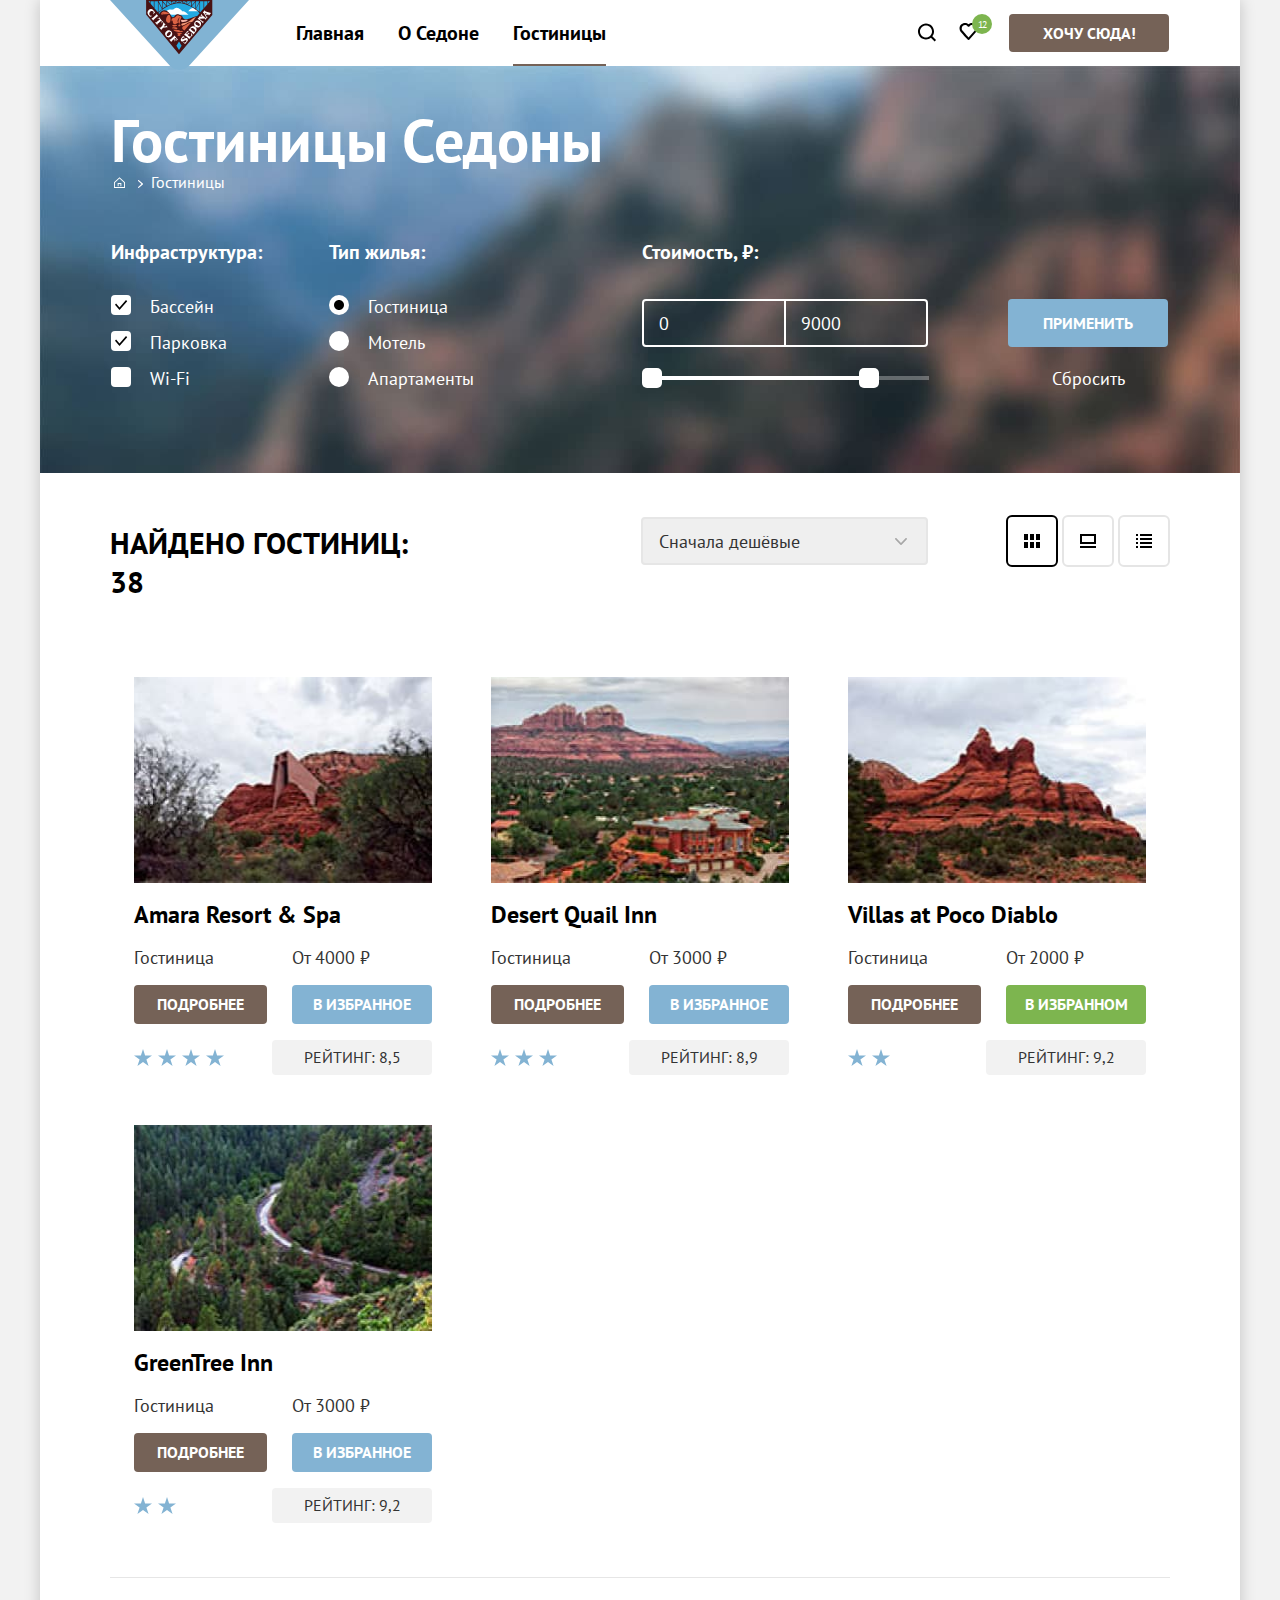
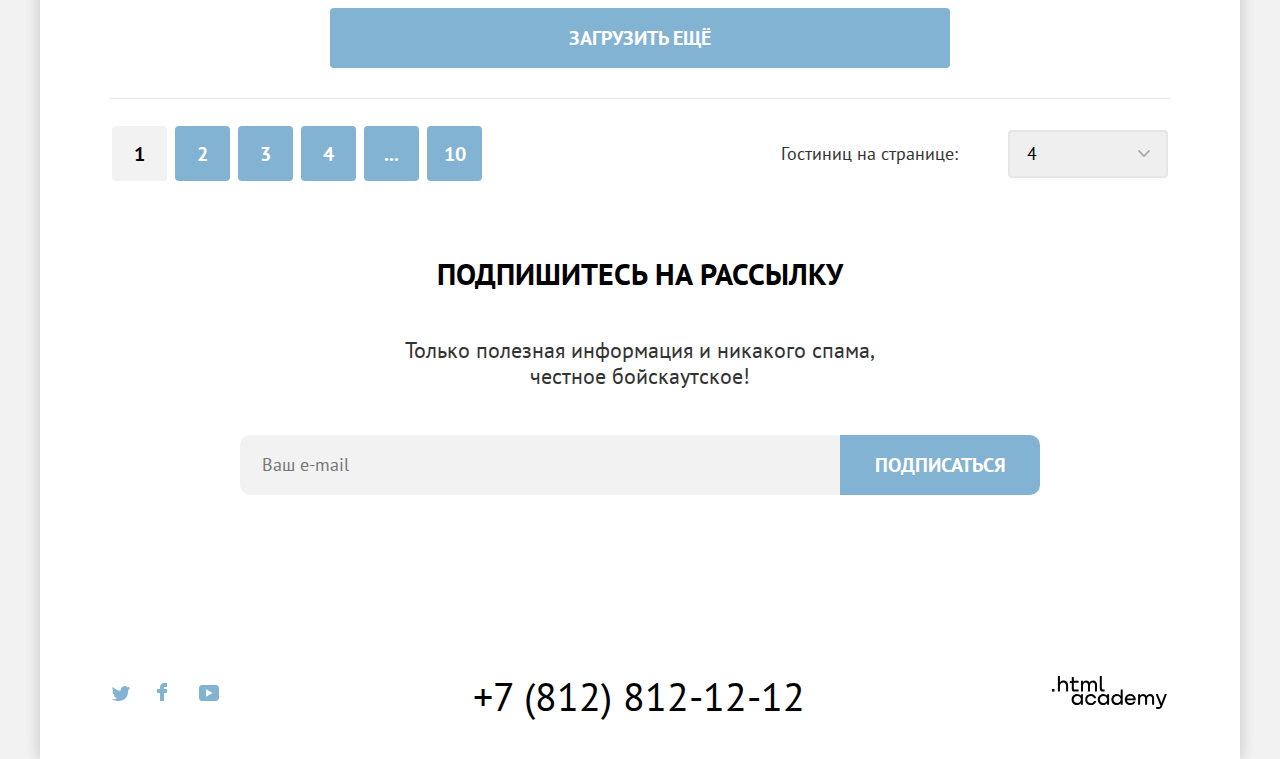
<file: catalog.html>
<!DOCTYPE html>
<html lang="ru">
  <head>
    <meta charset="utf-8">
    <title>Каталог</title>
    <link rel="icon" type="image/png" sizes="32x32" href="images/favicon.png">
    <link rel="stylesheet" href="styles/styles.css">
  </head>
  <body>
    <div class="page-container">
      <header class="page-header">
        <nav class="navigation">
          <a class="sedona-logo" href="index.html">
            <img class="page-header-logo" src="images/sedona-logo.svg" width="139" height="70" alt="Логотип Седона.">
          </a>
          <ul class="navigation-list">
            <li class="navigation-item">
              <a class="navigation-link" href="index.html">Главная</a>
            </li>
            <li class="navigation-item">
              <a class="navigation-link" href="#">О Седоне</a>
            </li>
            <li class="navigation-item">
              <a class="navigation-link navigation-link-current" href="#">Гостиницы</a>
            </li>
          </ul>
          <ul class="navigation-list navigation-user">
            <li class="navigation-item search">
              <a class="navigation-link" href="#">
                <svg class="navigation-icon" aria-hidden="true" focusable="false" width="20" height="19" fill="none" xmlns="http://www.w3.org/2000/svg"><path d="m19.026 17.05-3.71-3.7c1.002-1.3 1.704-3 1.704-4.9 0-4.4-3.61-8-8.023-8C4.585.45.975 4.15.975 8.55c0 4.4 3.61 8 8.022 8 1.805 0 3.51-.6 4.914-1.7l3.71 3.7 1.405-1.5Zm-10.029-2.5c-3.309 0-6.017-2.7-6.017-6s2.708-6 6.017-6c3.31 0 6.017 2.7 6.017 6s-2.707 6-6.017 6Z"/></svg>
                <span class="visually-hidden">Поиск</span>
              </a>
            </li>
            <li class="navigation-item">
              <a class="navigation-link" href="#">
                <svg class="navigation-icon" aria-hidden="true" focusable="false" width="19" height="17" fill="none" xmlns="http://www.w3.org/2000/svg"><path d="M9.444 17c-.301 0-.602-.1-.802-.4-5.416-6.1-6.72-7.5-7.02-7.9C.92 7.8.519 6.6.519 5.4c0-3 2.406-5.4 5.515-5.4 1.304 0 2.507.5 3.51 1.3C10.547.5 11.851 0 13.054 0c3.008 0 5.516 2.4 5.516 5.4 0 1.3-.502 2.5-1.304 3.4l-7.02 7.9c-.2.2-.401.3-.802.3ZM3.427 7.5c.3.4 3.51 4 6.117 6.9l6.218-7c.501-.5.702-1.2.702-2 0-1.8-1.505-3.3-3.31-3.3-1.002 0-2.005.5-2.707 1.3-.301.3-.602.4-.903.4-.3 0-.602-.2-.802-.4-.702-.8-1.705-1.3-2.708-1.3-1.805 0-3.31 1.5-3.31 3.3-.1.9.302 1.6.703 2.1-.1 0-.1 0 0 0Z"/></svg>
                <span class="navigation-btn-number">12</span>
              </a>
            </li>
            <li class="navigation-item">
              <a class="navigation-link-button" href="#">Хочу сюда!</a>
            </li>
          </ul>
        </nav>
      </header>
      <main class="main-catalog main-container">
        <section class="catalog-hotel-filter">
          <h1 class="catalog-header-title">Гостиницы Седоны</h1>
          <ul class="breadcrumbs">
            <li class="breadcrumbs-item">
              <a class="breadcrumbs-link" href="index.html">
                <img class="breadcrumbs-link-img" src="images/icons/home.svg" width="12" height="11" alt="На главную.">
              </a>
            </li>
            <li class="breadcrumbs-item">
              <a class="breadcrumbs-link" href="#">Гостиницы</a>
            </li>
          </ul>
          <h2 class="visually-hidden">Фильтр гостиниц</h2>
          <form class="catalog-hotel-filter-form" action="https://echo.htmlacademy.ru/" method="get">
            <fieldset class="catalog-hotel-filter-group">
              <legend class="catalog-hotel-filter-title">Инфраструктура:</legend>
              <ul class="catalog-hotel-filter-list">
                <li class="catalog-hotel-filter-item">
                  <label class="control">
                    <input class="visually-hidden control-checkbox" type="checkbox" name="swimming-pool" checked>
                    <span class="control-mark"></span>
                    <span class="control-label">Бассейн</span>
                  </label>
                </li>
                <li class="catalog-hotel-filter-item">
                  <label class="control">
                    <input class="visually-hidden control-checkbox" type="checkbox" name="parking" checked>
                    <span class="control-mark"></span>
                    <span class="control-label">Парковка</span>
                  </label>
                </li>
                <li class="catalog-hotel-filter-item">
                  <label class="control">
                    <input class="visually-hidden control-checkbox" type="checkbox" name="wi-fi">
                    <span class="control-mark"></span>
                    <span class="control-label">Wi-Fi</span>
                  </label>
                </li>
              </ul>
            </fieldset>
            <fieldset class="catalog-hotel-filter-group">
              <legend class="catalog-hotel-filter-title">Тип жилья:</legend>
              <ul class="catalog-hotel-filter-list">
                <li class="catalog-hotel-filter-item">
                  <label class="control">
                    <input class="visually-hidden control-radio" type="radio" name="type" value="hotel" checked>
                    <span class="control-mark"></span>
                    <span class="control-label"></span> Гостиница
                  </label>
                </li>
                <li class="catalog-hotel-filter-item">
                  <label class="control">
                    <input class="visually-hidden control-radio" type="radio" name="type" value="motel">
                    <span class="control-mark"></span>
                    <span class="control-label"></span> Мотель
                  </label>
                </li>
                <li class="catalog-hotel-filter-item">
                  <label class="control">
                    <input class="visually-hidden control-radio" type="radio" name="type" value="apartments">
                    <span class="control-mark"></span>
                    <span class="control-label"></span> Апартаменты
                  </label>
                </li>
              </ul>
            </fieldset>
            <fieldset class="catalog-hotel-filter-price">
              <legend class="catalog-hotel-filter-title">Стоимость, ₽:</legend>
              <div class="range">
                <div class="range-wrapper-inputs">
                  <input class="range-input" type="text" value="0" name="min-price" placeholder="от">
                  <input class="range-input" type="text" value="9000" name="max-price" placeholder="до">
                </div>
                <div class="range-scale">
                  <div class="range-bar" style="left: 0px; width: 227px;">
                    <button class="range-toggle toggle-min" type="button">
                      <span class="visually-hidden">Изменить минимальную цену.</span>
                    </button>
                    <button class="range-toggle toggle-max" type="button">
                      <span class="visually-hidden">Изменить максимальную цену.</span>
                    </button>
                  </div>
                </div>
              </div>
            </fieldset>
            <div class="form-button-contain">
              <button class="button-submit" type="submit">Применить</button>
              <button class="button-reset" type="reset">Сбросить</button>
            </div>
          </form>
        </section>
        <section class="catalog-sorting">
          <h2 class="catalog-sorting-title">Найдено гостиниц: 38</h2>
          <select class="select-control">
            <option value="popular">Сначала популярное</option>
            <option value="cheap" selected>Сначала дешёвые</option>
            <option value="expensive">Сначала дорогое</option>
          </select>
          <a class="catalog-sorting-button current-button" href="#">
            <span class="visually-hidden">Показать карточки</span>
          </a>
          <a class="catalog-sorting-button" href="#">
            <span class="visually-hidden">Показать все</span>
          </a>
          <a class="catalog-sorting-button" href="#">
            <span class="visually-hidden">Показать список</span>
          </a>
        </section>
        <section class="catalog-hotel">
          <h2 class="visually-hidden">Каталог гостиниц</h2>
          <ul class="catalog-hotel-list">
            <li class="catalog-hotel-card">
              <a class="catalog-hotel-link" href="#">
                <img class="catalog-hotel-img" src="images/hotel-1.jpg" width="299" height="206" alt="Amara Resort & Spa.">
              </a>
              <h3 class="catalog-hotel-title">Amara Resort & Spa</h3>
              <span class="catalog-hotel-text">Гостиница</span>
              <span class="catalog-hotel-text">От 4000 ₽</span>
              <a class="catalog-hotel-more" href="#">подробнее</a>
              <button class="catalog-hotel-button" type="button">В избранное</button>
              <div class="catalog-hotel-star-rating">
                <span class="star"></span>
                <span class="star"></span>
                <span class="star"></span>
                <span class="star"></span>
                <span class="rating">Рейтинг: 8,5</span>
              </div>
            </li>
            <li class="catalog-hotel-card">
              <a class="catalog-hotel-link" href="#">
                <img class="catalog-hotel-img" src="images/hotel-2.jpg" width="299" height="206" alt="Desert Quail Inn.">
              </a>
              <h3 class="catalog-hotel-title">Desert Quail Inn</h3>
              <span class="catalog-hotel-text">Гостиница</span>
              <span class="catalog-hotel-text">От 3000 ₽</span>
              <a class="catalog-hotel-more" href="#">подробнее</a>
              <button class="catalog-hotel-button" type="button">В избранное</button>
              <div class="catalog-hotel-star-rating">
                <span class="star"></span>
                <span class="star"></span>
                <span class="star"></span>
                <span class="rating">Рейтинг: 8,9</span>
              </div>
            </li>
            <li class="catalog-hotel-card">
              <a class="catalog-hotel-link" href="#">
                <img class="catalog-hotel-img" src="images/hotel-3.jpg" width="299" height="206" alt="Villas at Poco Diablo.">
              </a>
              <h3 class="catalog-hotel-title">Villas at Poco Diablo</h3>
              <span class="catalog-hotel-text">Гостиница</span>
              <span class="catalog-hotel-text">От 2000 ₽</span>
              <a class="catalog-hotel-more" href="#">подробнее</a>
              <button class="catalog-hotel-button-checked" type="button">В избранном</button>
              <div class="catalog-hotel-star-rating">
                <span class="star"></span>
                <span class="star"></span>
                <span class="rating">Рейтинг: 9,2</span>
              </div>
            </li>
            <li class="catalog-hotel-card">
              <a class="catalog-hotel-link" href="#">
                <img class="catalog-hotel-img" src="images/hotel-4.jpg" width="299" height="206" alt="GreenTree Inn.">
              </a>
              <h3 class="catalog-hotel-title">GreenTree Inn</h3>
                <span class="catalog-hotel-text">Гостиница</span>
                <span class="catalog-hotel-text">От 3000 ₽</span>
              <a class="catalog-hotel-more" href="#">подробнее</a>
              <button class="catalog-hotel-button" type="button">В избранное</button>
              <div class="catalog-hotel-star-rating">
                <span class="star"></span>
                <span class="star"></span>
                <span class="rating">Рейтинг: 9,2</span>
              </div>
            </li>
          </ul>
          <div class="pagination-more-container">
            <a class="pagination-more" href="#">Загрузить ещё</a>
          </div>
          <div class="pagination-container">
            <ul class="pagination">
              <li class="pagination-item pagination-current">
                <a class="pagination-link">1</a>
              </li>
              <li class="pagination-item">
                <a class="pagination-link" href="#">2</a>
              </li>
              <li class="pagination-item">
                <a class="pagination-link" href="#">3</a>
              </li>
              <li class="pagination-item">
                <a class="pagination-link" href="#">4</a>
              </li>
              <li class="pagination-item">
                <a class="pagination-link" href="#">...</a>
              </li>
              <li class="pagination-item">
                <a class="pagination-link" href="#">10</a>
              </li>
            </ul>
            <label class="pagination-label">
              <span class="pagination-label-description">Гостиниц на странице:</span>
              <select class="pagination-select-control">
                <option value="1">1</option>
                <option value="2">2</option>
                <option value="3">3</option>
                <option value="4" selected>4</option>
              </select>
            </label>
          </div>
        </section>
        <section class="catalog-subscribe-newsletter">
          <h2 class="catalog-subscribe-newsletter-title">Подпишитесь на рассылку</h2>
          <p class="catalog-subscribe-newsletter-description"><span class="decorative">Только полезная информация и никакого спама,</span> честное бойскаутское!</p>
          <form class="subscribe-newsletter-form" action="https://echo.htmlacademy.ru/" method="post">
            <div class="subscribe-newsletter-container">
              <input class="catalog-index-input" type="email" name="user-email" placeholder="Ваш e-mail" required>
              <button class="button-subscribe" type="submit">Подписаться</button>
            </div>
          </form>
        </section>
      </main>
      <footer class="page-footer">
        <div class="page-footer-container">
          <section class="socials">
            <h2 class="visually-hidden">Социальные сети</h2>
            <ul class="socials-list">
              <li class="socials-item">
                <a href="https://twitter.com/htmlacademy_ru">
                  <svg class="socials-icon" aria-hidden="true" focusable="false" width="18" height="15" fill="none" xmlns="http://www.w3.org/2000/svg"><path d="M11.6.2c1.8-.5 3.2.3 3.8 1.2.7-.2 1.4-.5 2.1-.7 0 .9-.6 1.5-.9 1.8.7.1 1.4-.6 1.4-.6-.2 1-1.1 1.8-1.7 2C16.1 10.7 13 15.1 5.7 15h-.5c-.4 0-4.4-.5-5.2-1.9 2.4.2 4.1-.4 5-1.2-1-.3-2.9-.4-3.2-2.9.4.1.6.2 1.3.1C1.8 8.3.4 7.5.5 5.3c.3.3 1.1.5 1.4.5C1.1 5.6-.2 2.5.9.9c1.9 1.9 4 3.6 7.6 3.8C8.7 2.3 9.7.8 11.6.2Z"/></svg>
                  <span class="visually-hidden">twitter</span>
                </a>
              </li>
              <li class="socials-item">
                <a href="https://www.facebook.com/htmlacademy">
                  <svg class="socials-icon" aria-hidden="true" focusable="false" width="10" height="18" fill="none" xmlns="http://www.w3.org/2000/svg"><path d="M7 0C4.8 0 3 1.8 3 4v2H0v4h3v8h4v-8h3V6H7V4h3V0H7Z"/></svg>
                  <span class="visually-hidden">facebook</span>
                </a>
              </li>
              <li class="socials-item">
                <a href="https://www.youtube.com/c/HTMLAcademyRUS">
                  <svg class="socials-icon" aria-hidden="true" focusable="false" width="20" height="16" fill="none" xmlns="http://www.w3.org/2000/svg"><path d="M17 0H2.9C1.2 0 0 1.5 0 3.2v9.5C0 14.5 1.2 16 2.9 16h14.3c1.5 0 2.9-1.5 2.9-3.2V3.2C19.9 1.5 18.7 0 17 0ZM7 11.8V4.2L13.7 8 7 11.8Z"/></svg>
                  <span class="visually-hidden">youtube</span>
                </a>
              </li>
            </ul>
          </section>
          <div class="contacts">
            <h2 class="visually-hidden">Телефон</h2>
            <a class="contact-phone" href="tel:88128121212">+7 (812) 812-12-12</a>
          </div>
          <a class="htmlacademy-link" href="https://htmlacademy.ru">
            <svg class="htmlacademy-logo" aria-hidden="true" focusable="false" width="115" height="33" fill="none" xmlns="http://www.w3.org/2000/svg"><path d="M0 12.9v2.6h2.5v-2.6H0ZM11.6 4.5c-1.6 0-2.8.7-3.6 1.7h-.1V0h-2v15.5h2v-5.3c0-2.1 1.3-3.6 3.3-3.6 1.8 0 2.9 1.4 2.9 3.2v5.7h2V9.4c.1-3-1.8-4.9-4.5-4.9ZM26.6 4.8h-4.8V1.1h-2v3.8h-1.9v2h1.9v6c0 1.7 1 2.7 2.7 2.7h4.1v-2h-3.7c-.7 0-1.1-.4-1.1-1.1V6.8h4.8v-2ZM41.1 4.6c-1.6 0-2.9.8-3.5 2.1h-.1c-.6-1.2-1.8-2.1-3.4-2.1-1.4 0-2.5.8-3.1 1.8h-.1V4.8H29v10.6h2V10c0-2 1-3.5 2.6-3.5 1.5 0 2.4 1 2.4 2.6v6.3h2V9.8c0-2.4 1.4-3.3 2.6-3.3 1.5 0 2.4 1 2.4 2.6v6.3h2V8.9c.1-2.5-1.4-4.3-3.9-4.3ZM47.8 12.7c0 1.7 1 2.7 2.8 2.7h2v-2h-1.7c-.7 0-1.1-.4-1.1-1.1V0h-2v12.7ZM28.9 19.7c-.9-1.1-2.2-1.8-3.9-1.8-3.1 0-5.4 2.3-5.4 5.6s2.3 5.6 5.4 5.6c1.8 0 3-.8 3.8-1.9h.1v1.6h2V18.2h-2v1.5Zm-3.6 7.4c-2.2 0-3.6-1.6-3.6-3.6s1.4-3.6 3.6-3.6 3.6 1.6 3.6 3.6c0 1.9-1.4 3.6-3.6 3.6ZM44.2 22c-.5-2.4-2.6-4.1-5.4-4.1a5.4 5.4 0 0 0-5.6 5.6c0 3.1 2.2 5.6 5.6 5.6 2.8 0 4.9-1.8 5.4-4.2h-2.1a3.4 3.4 0 0 1-3.3 2.3c-2.2 0-3.6-1.6-3.6-3.6s1.4-3.6 3.6-3.6c1.6 0 2.8 1 3.3 2.2h2.1V22ZM55.1 19.7c-.9-1.1-2.2-1.8-3.9-1.8-3.1 0-5.4 2.3-5.4 5.6s2.3 5.6 5.4 5.6c1.8 0 3-.8 3.8-1.9h.1v1.6h2V18.2h-2v1.5Zm-3.6 7.4c-2.2 0-3.6-1.6-3.6-3.6s1.4-3.6 3.6-3.6 3.6 1.6 3.6 3.6c0 1.9-1.5 3.6-3.6 3.6ZM68.7 19.8c-.9-1.1-2.2-1.9-3.9-1.9-3.1 0-5.4 2.3-5.4 5.6s2.2 5.6 5.4 5.6c1.7 0 3-.8 3.8-1.8h.1v1.5h2V13.4h-2v6.4Zm-3.6 7.3c-2.2 0-3.6-1.6-3.6-3.6s1.4-3.6 3.6-3.6 3.6 1.6 3.6 3.6c-.1 2-1.5 3.6-3.6 3.6ZM78.3 17.9c-3.3 0-5.5 2.5-5.5 5.6 0 3 2.1 5.6 5.5 5.6 2.5 0 4.5-1.3 5.2-3.6h-2.1c-.5 1-1.6 1.6-3 1.6-1.9 0-3.3-1.3-3.4-2.9h8.8c.2-3.6-2-6.3-5.5-6.3Zm0 1.9c1.7 0 3 1 3.3 2.6h-6.5c.3-1.5 1.5-2.6 3.2-2.6ZM98.2 17.9c-1.6 0-2.9.8-3.6 2h-.1c-.6-1.2-1.8-2-3.4-2-1.4 0-2.5.7-3.1 1.8v-1.5h-1.9v10.6h2v-5.4c0-2 1-3.4 2.6-3.5 1.5 0 2.4 1 2.4 2.6v6.3h2v-5.6c0-2.4 1.4-3.3 2.6-3.3 1.5 0 2.4 1 2.4 2.6v6.3h2v-6.5c.1-2.6-1.4-4.4-3.9-4.4ZM109.4 27l-3.6-8.9h-2.2l4.8 11.6c-.3.9-.7 1.2-1.7 1.2h-2.5v2h2.5c1.8 0 2.8-.8 3.5-2.6l4.7-12.2h-2.1l-3.4 8.9Z"/></svg>
            <span class="visually-hidden">htmlacademy</span>
          </a>
          </div>
      </footer>
    </div>
  </body>
</html>
</file>
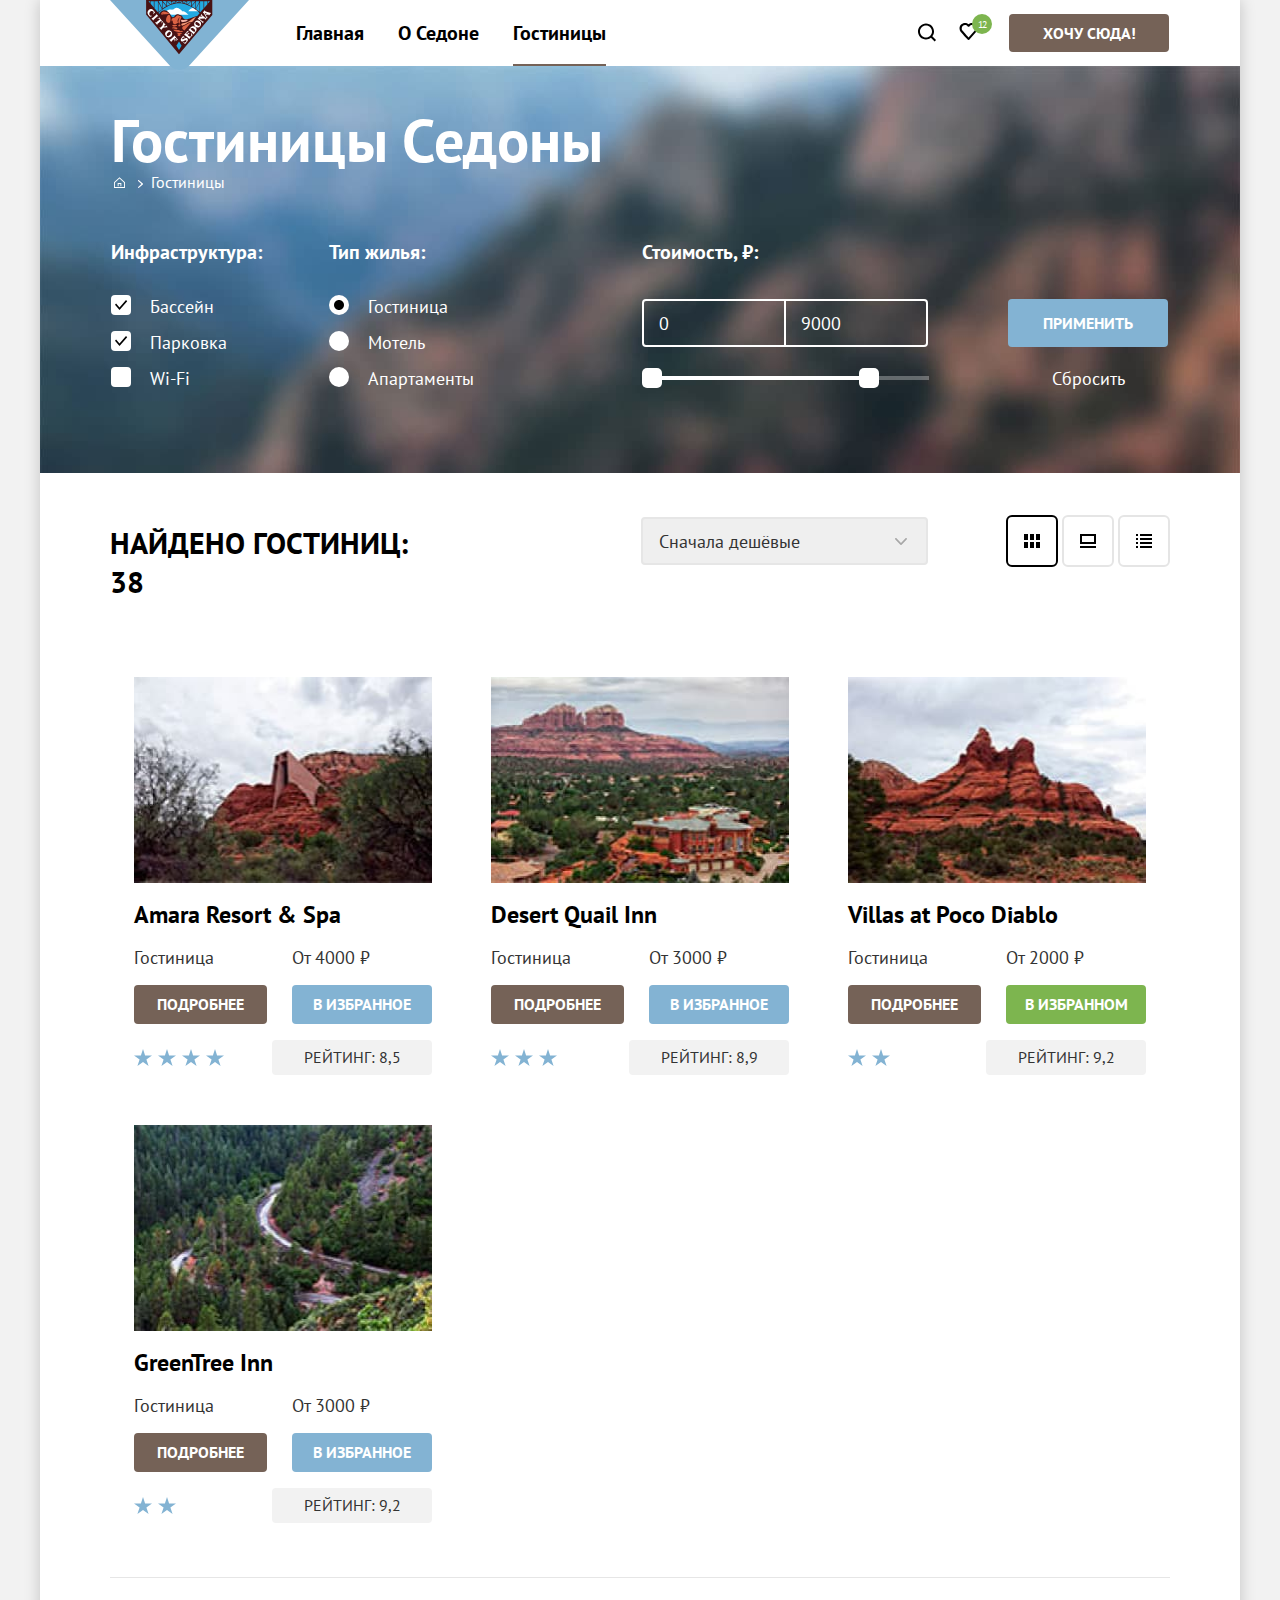
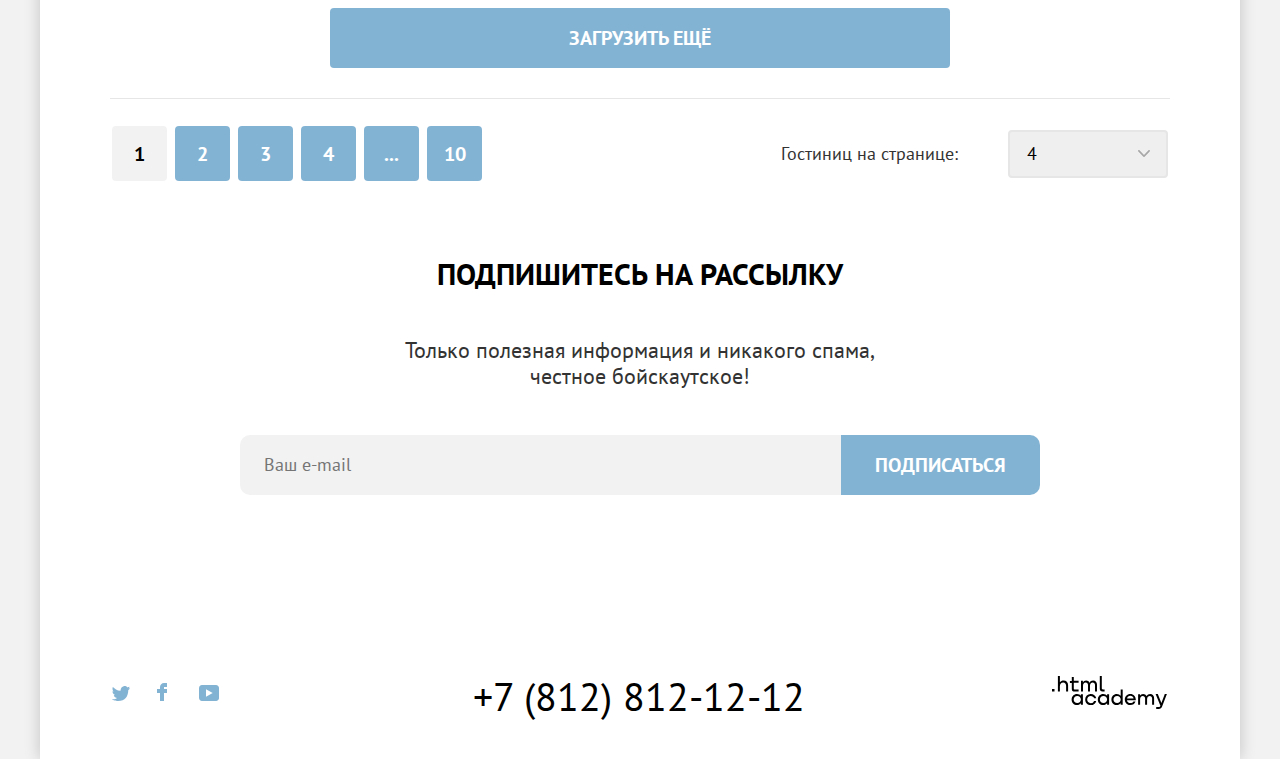
<file: 10/catalog.html>
<!DOCTYPE html>
<html lang="ru">
  <head>
    <meta charset="utf-8">
    <title>Каталог</title>
    <link rel="icon" type="image/png" sizes="32x32" href="images/favicon.png">
    <link rel="stylesheet" href="styles/styles.css">
    <base href="https://htmlacademy-htmlcss.github.io/1784111-sedona-33/10/">
</head>
  <body>
    <div class="page-container">
      <header class="page-header">
        <nav class="navigation">
          <a class="sedona-logo" href="index.html">
            <img class="page-header-logo" src="images/sedona-logo.svg" width="139" height="70" alt="Логотип Седона.">
          </a>
          <ul class="navigation-list">
            <li class="navigation-item">
              <a class="navigation-link" href="index.html">Главная</a>
            </li>
            <li class="navigation-item">
              <a class="navigation-link" href="#">О Седоне</a>
            </li>
            <li class="navigation-item">
              <a class="navigation-link navigation-link-current" href="#">Гостиницы</a>
            </li>
          </ul>
          <ul class="navigation-list navigation-user">
            <li class="navigation-item search">
              <a class="navigation-link" href="#">
                <svg class="navigation-icon" aria-hidden="true" focusable="false" width="20" height="19" fill="none" xmlns="http://www.w3.org/2000/svg"><path d="m19.026 17.05-3.71-3.7c1.002-1.3 1.704-3 1.704-4.9 0-4.4-3.61-8-8.023-8C4.585.45.975 4.15.975 8.55c0 4.4 3.61 8 8.022 8 1.805 0 3.51-.6 4.914-1.7l3.71 3.7 1.405-1.5Zm-10.029-2.5c-3.309 0-6.017-2.7-6.017-6s2.708-6 6.017-6c3.31 0 6.017 2.7 6.017 6s-2.707 6-6.017 6Z"/></svg>
                <span class="visually-hidden">Поиск</span>
              </a>
            </li>
            <li class="navigation-item">
              <a class="navigation-link" href="#">
                <svg class="navigation-icon" aria-hidden="true" focusable="false" width="19" height="17" fill="none" xmlns="http://www.w3.org/2000/svg"><path d="M9.444 17c-.301 0-.602-.1-.802-.4-5.416-6.1-6.72-7.5-7.02-7.9C.92 7.8.519 6.6.519 5.4c0-3 2.406-5.4 5.515-5.4 1.304 0 2.507.5 3.51 1.3C10.547.5 11.851 0 13.054 0c3.008 0 5.516 2.4 5.516 5.4 0 1.3-.502 2.5-1.304 3.4l-7.02 7.9c-.2.2-.401.3-.802.3ZM3.427 7.5c.3.4 3.51 4 6.117 6.9l6.218-7c.501-.5.702-1.2.702-2 0-1.8-1.505-3.3-3.31-3.3-1.002 0-2.005.5-2.707 1.3-.301.3-.602.4-.903.4-.3 0-.602-.2-.802-.4-.702-.8-1.705-1.3-2.708-1.3-1.805 0-3.31 1.5-3.31 3.3-.1.9.302 1.6.703 2.1-.1 0-.1 0 0 0Z"/></svg>
                <span class="navigation-btn-number">12</span>
              </a>
            </li>
            <li class="navigation-item">
              <a class="navigation-link-button" href="#">Хочу сюда!</a>
            </li>
          </ul>
        </nav>
      </header>
      <main class="main-catalog main-container">
        <section class="catalog-hotel-filter">
          <h1 class="catalog-header-title">Гостиницы Седоны</h1>
          <ul class="breadcrumbs">
            <li class="breadcrumbs-item">
              <a class="breadcrumbs-link" href="index.html">
                <img class="breadcrumbs-link-img" src="images/icons/home.svg" width="12" height="11" alt="На главную.">
              </a>
            </li>
            <li class="breadcrumbs-item">
              <a class="breadcrumbs-link" href="#">Гостиницы</a>
            </li>
          </ul>
          <h2 class="visually-hidden">Фильтр гостиниц</h2>
          <form class="catalog-hotel-filter-form" action="https://echo.htmlacademy.ru/" method="get">
            <fieldset class="catalog-hotel-filter-group">
              <legend class="catalog-hotel-filter-title">Инфраструктура:</legend>
              <ul class="catalog-hotel-filter-list">
                <li class="catalog-hotel-filter-item">
                  <label class="control">
                    <input class="visually-hidden control-checkbox" type="checkbox" name="swimming-pool" checked>
                    <span class="control-mark"></span>
                    <span class="control-label">Бассейн</span>
                  </label>
                </li>
                <li class="catalog-hotel-filter-item">
                  <label class="control">
                    <input class="visually-hidden control-checkbox" type="checkbox" name="parking" checked>
                    <span class="control-mark"></span>
                    <span class="control-label">Парковка</span>
                  </label>
                </li>
                <li class="catalog-hotel-filter-item">
                  <label class="control">
                    <input class="visually-hidden control-checkbox" type="checkbox" name="wi-fi">
                    <span class="control-mark"></span>
                    <span class="control-label">Wi-Fi</span>
                  </label>
                </li>
              </ul>
            </fieldset>
            <fieldset class="catalog-hotel-filter-group">
              <legend class="catalog-hotel-filter-title">Тип жилья:</legend>
              <ul class="catalog-hotel-filter-list">
                <li class="catalog-hotel-filter-item">
                  <label class="control">
                    <input class="visually-hidden control-radio" type="radio" name="type" value="hotel" checked>
                    <span class="control-mark"></span>
                    <span class="control-label"></span> Гостиница
                  </label>
                </li>
                <li class="catalog-hotel-filter-item">
                  <label class="control">
                    <input class="visually-hidden control-radio" type="radio" name="type" value="motel">
                    <span class="control-mark"></span>
                    <span class="control-label"></span> Мотель
                  </label>
                </li>
                <li class="catalog-hotel-filter-item">
                  <label class="control">
                    <input class="visually-hidden control-radio" type="radio" name="type" value="apartments">
                    <span class="control-mark"></span>
                    <span class="control-label"></span> Апартаменты
                  </label>
                </li>
              </ul>
            </fieldset>
            <fieldset class="catalog-hotel-filter-price">
              <legend class="catalog-hotel-filter-title">Стоимость, ₽:</legend>
              <div class="range">
                <div class="range-wrapper-inputs">
                  <input class="range-input" type="text" value="0" name="min-price" placeholder="от">
                  <input class="range-input" type="text" value="9000" name="max-price" placeholder="до">
                </div>
                <div class="range-scale">
                  <div class="range-bar" style="left: 0px; width: 227px;">
                    <button class="range-toggle toggle-min" type="button">
                      <span class="visually-hidden">Изменить минимальную цену.</span>
                    </button>
                    <button class="range-toggle toggle-max" type="button">
                      <span class="visually-hidden">Изменить максимальную цену.</span>
                    </button>
                  </div>
                </div>
              </div>
            </fieldset>
            <div class="form-button-contain">
              <button class="button-submit" type="submit">Применить</button>
              <button class="button-reset" type="reset">Сбросить</button>
            </div>
          </form>
        </section>
        <section class="catalog-sorting">
          <h2 class="catalog-sorting-title">Найдено гостиниц: 38</h2>
          <select class="select-control">
            <option value="popular">Сначала популярное</option>
            <option value="cheap" selected>Сначала дешёвые</option>
            <option value="expensive">Сначала дорогое</option>
          </select>
          <a class="catalog-sorting-button current-button" href="#">
            <span class="visually-hidden">Показать карточки</span>
          </a>
          <a class="catalog-sorting-button" href="#">
            <span class="visually-hidden">Показать все</span>
          </a>
          <a class="catalog-sorting-button" href="#">
            <span class="visually-hidden">Показать список</span>
          </a>
        </section>
        <section class="catalog-hotel">
          <h2 class="visually-hidden">Каталог гостиниц</h2>
          <ul class="catalog-hotel-list">
            <li class="catalog-hotel-card">
              <a class="catalog-hotel-link" href="#">
                <img class="catalog-hotel-img" src="images/hotel-1.jpg" width="299" height="206" alt="Amara Resort & Spa.">
              </a>
              <h3 class="catalog-hotel-title">Amara Resort & Spa</h3>
              <span class="catalog-hotel-text">Гостиница</span>
              <span class="catalog-hotel-text">От 4000 ₽</span>
              <a class="catalog-hotel-more" href="#">подробнее</a>
              <button class="catalog-hotel-button" type="button">В избранное</button>
              <div class="catalog-hotel-star-rating">
                <span class="star"></span>
                <span class="star"></span>
                <span class="star"></span>
                <span class="star"></span>
                <span class="rating">Рейтинг: 8,5</span>
              </div>
            </li>
            <li class="catalog-hotel-card">
              <a class="catalog-hotel-link" href="#">
                <img class="catalog-hotel-img" src="images/hotel-2.jpg" width="299" height="206" alt="Desert Quail Inn.">
              </a>
              <h3 class="catalog-hotel-title">Desert Quail Inn</h3>
              <span class="catalog-hotel-text">Гостиница</span>
              <span class="catalog-hotel-text">От 3000 ₽</span>
              <a class="catalog-hotel-more" href="#">подробнее</a>
              <button class="catalog-hotel-button" type="button">В избранное</button>
              <div class="catalog-hotel-star-rating">
                <span class="star"></span>
                <span class="star"></span>
                <span class="star"></span>
                <span class="rating">Рейтинг: 8,9</span>
              </div>
            </li>
            <li class="catalog-hotel-card">
              <a class="catalog-hotel-link" href="#">
                <img class="catalog-hotel-img" src="images/hotel-3.jpg" width="299" height="206" alt="Villas at Poco Diablo.">
              </a>
              <h3 class="catalog-hotel-title">Villas at Poco Diablo</h3>
              <span class="catalog-hotel-text">Гостиница</span>
              <span class="catalog-hotel-text">От 2000 ₽</span>
              <a class="catalog-hotel-more" href="#">подробнее</a>
              <button class="catalog-hotel-button-checked" type="button">В избранном</button>
              <div class="catalog-hotel-star-rating">
                <span class="star"></span>
                <span class="star"></span>
                <span class="rating">Рейтинг: 9,2</span>
              </div>
            </li>
            <li class="catalog-hotel-card">
              <a class="catalog-hotel-link" href="#">
                <img class="catalog-hotel-img" src="images/hotel-4.jpg" width="299" height="206" alt="GreenTree Inn.">
              </a>
              <h3 class="catalog-hotel-title">GreenTree Inn</h3>
                <span class="catalog-hotel-text">Гостиница</span>
                <span class="catalog-hotel-text">От 3000 ₽</span>
              <a class="catalog-hotel-more" href="#">подробнее</a>
              <button class="catalog-hotel-button" type="button">В избранное</button>
              <div class="catalog-hotel-star-rating">
                <span class="star"></span>
                <span class="star"></span>
                <span class="rating">Рейтинг: 9,2</span>
              </div>
            </li>
          </ul>
          <div class="pagination-more-container">
            <a class="pagination-more" href="#">Загрузить ещё</a>
          </div>
          <div class="pagination-container">
            <ul class="pagination">
              <li class="pagination-item pagination-current">
                <a class="pagination-link">1</a>
              </li>
              <li class="pagination-item">
                <a class="pagination-link" href="#">2</a>
              </li>
              <li class="pagination-item">
                <a class="pagination-link" href="#">3</a>
              </li>
              <li class="pagination-item">
                <a class="pagination-link" href="#">4</a>
              </li>
              <li class="pagination-item">
                <a class="pagination-link" href="#">...</a>
              </li>
              <li class="pagination-item">
                <a class="pagination-link" href="#">10</a>
              </li>
            </ul>
            <label class="pagination-label">
              <span class="pagination-label-description">Гостиниц на странице:</span>
              <select class="pagination-select-control">
                <option value="1">1</option>
                <option value="2">2</option>
                <option value="3">3</option>
                <option value="4" selected>4</option>
              </select>
            </label>
          </div>
        </section>
        <section class="catalog-subscribe-newsletter">
          <h2 class="catalog-subscribe-newsletter-title">Подпишитесь на рассылку</h2>
          <p class="catalog-subscribe-newsletter-description"><span class="decorative">Только полезная информация и никакого спама,</span> честное бойскаутское!</p>
          <form class="subscribe-newsletter-form" action="https://echo.htmlacademy.ru/" method="post">
            <div class="subscribe-newsletter-container">
              <input class="catalog-index-input" type="email" name="user-email" placeholder="Ваш e-mail" required>
              <button class="button-subscribe" type="submit">Подписаться</button>
            </div>
          </form>
        </section>
      </main>
      <footer class="page-footer">
        <div class="page-footer-container">
          <section class="socials">
            <h2 class="visually-hidden">Социальные сети</h2>
            <ul class="socials-list">
              <li class="socials-item">
                <a href="https://twitter.com/htmlacademy_ru">
                  <svg class="socials-icon" aria-hidden="true" focusable="false" width="18" height="15" fill="none" xmlns="http://www.w3.org/2000/svg"><path d="M11.6.2c1.8-.5 3.2.3 3.8 1.2.7-.2 1.4-.5 2.1-.7 0 .9-.6 1.5-.9 1.8.7.1 1.4-.6 1.4-.6-.2 1-1.1 1.8-1.7 2C16.1 10.7 13 15.1 5.7 15h-.5c-.4 0-4.4-.5-5.2-1.9 2.4.2 4.1-.4 5-1.2-1-.3-2.9-.4-3.2-2.9.4.1.6.2 1.3.1C1.8 8.3.4 7.5.5 5.3c.3.3 1.1.5 1.4.5C1.1 5.6-.2 2.5.9.9c1.9 1.9 4 3.6 7.6 3.8C8.7 2.3 9.7.8 11.6.2Z"/></svg>
                  <span class="visually-hidden">twitter</span>
                </a>
              </li>
              <li class="socials-item">
                <a href="https://www.facebook.com/htmlacademy">
                  <svg class="socials-icon" aria-hidden="true" focusable="false" width="10" height="18" fill="none" xmlns="http://www.w3.org/2000/svg"><path d="M7 0C4.8 0 3 1.8 3 4v2H0v4h3v8h4v-8h3V6H7V4h3V0H7Z"/></svg>
                  <span class="visually-hidden">facebook</span>
                </a>
              </li>
              <li class="socials-item">
                <a href="https://www.youtube.com/c/HTMLAcademyRUS">
                  <svg class="socials-icon" aria-hidden="true" focusable="false" width="20" height="16" fill="none" xmlns="http://www.w3.org/2000/svg"><path d="M17 0H2.9C1.2 0 0 1.5 0 3.2v9.5C0 14.5 1.2 16 2.9 16h14.3c1.5 0 2.9-1.5 2.9-3.2V3.2C19.9 1.5 18.7 0 17 0ZM7 11.8V4.2L13.7 8 7 11.8Z"/></svg>
                  <span class="visually-hidden">youtube</span>
                </a>
              </li>
            </ul>
          </section>
          <div class="contacts">
            <h2 class="visually-hidden">Телефон</h2>
            <a class="contact-phone" href="tel:88128121212">+7 (812) 812-12-12</a>
          </div>
          <a class="htmlacademy-link" href="https://htmlacademy.ru">
            <svg class="htmlacademy-logo" aria-hidden="true" focusable="false" width="115" height="33" fill="none" xmlns="http://www.w3.org/2000/svg"><path d="M0 12.9v2.6h2.5v-2.6H0ZM11.6 4.5c-1.6 0-2.8.7-3.6 1.7h-.1V0h-2v15.5h2v-5.3c0-2.1 1.3-3.6 3.3-3.6 1.8 0 2.9 1.4 2.9 3.2v5.7h2V9.4c.1-3-1.8-4.9-4.5-4.9ZM26.6 4.8h-4.8V1.1h-2v3.8h-1.9v2h1.9v6c0 1.7 1 2.7 2.7 2.7h4.1v-2h-3.7c-.7 0-1.1-.4-1.1-1.1V6.8h4.8v-2ZM41.1 4.6c-1.6 0-2.9.8-3.5 2.1h-.1c-.6-1.2-1.8-2.1-3.4-2.1-1.4 0-2.5.8-3.1 1.8h-.1V4.8H29v10.6h2V10c0-2 1-3.5 2.6-3.5 1.5 0 2.4 1 2.4 2.6v6.3h2V9.8c0-2.4 1.4-3.3 2.6-3.3 1.5 0 2.4 1 2.4 2.6v6.3h2V8.9c.1-2.5-1.4-4.3-3.9-4.3ZM47.8 12.7c0 1.7 1 2.7 2.8 2.7h2v-2h-1.7c-.7 0-1.1-.4-1.1-1.1V0h-2v12.7ZM28.9 19.7c-.9-1.1-2.2-1.8-3.9-1.8-3.1 0-5.4 2.3-5.4 5.6s2.3 5.6 5.4 5.6c1.8 0 3-.8 3.8-1.9h.1v1.6h2V18.2h-2v1.5Zm-3.6 7.4c-2.2 0-3.6-1.6-3.6-3.6s1.4-3.6 3.6-3.6 3.6 1.6 3.6 3.6c0 1.9-1.4 3.6-3.6 3.6ZM44.2 22c-.5-2.4-2.6-4.1-5.4-4.1a5.4 5.4 0 0 0-5.6 5.6c0 3.1 2.2 5.6 5.6 5.6 2.8 0 4.9-1.8 5.4-4.2h-2.1a3.4 3.4 0 0 1-3.3 2.3c-2.2 0-3.6-1.6-3.6-3.6s1.4-3.6 3.6-3.6c1.6 0 2.8 1 3.3 2.2h2.1V22ZM55.1 19.7c-.9-1.1-2.2-1.8-3.9-1.8-3.1 0-5.4 2.3-5.4 5.6s2.3 5.6 5.4 5.6c1.8 0 3-.8 3.8-1.9h.1v1.6h2V18.2h-2v1.5Zm-3.6 7.4c-2.2 0-3.6-1.6-3.6-3.6s1.4-3.6 3.6-3.6 3.6 1.6 3.6 3.6c0 1.9-1.5 3.6-3.6 3.6ZM68.7 19.8c-.9-1.1-2.2-1.9-3.9-1.9-3.1 0-5.4 2.3-5.4 5.6s2.2 5.6 5.4 5.6c1.7 0 3-.8 3.8-1.8h.1v1.5h2V13.4h-2v6.4Zm-3.6 7.3c-2.2 0-3.6-1.6-3.6-3.6s1.4-3.6 3.6-3.6 3.6 1.6 3.6 3.6c-.1 2-1.5 3.6-3.6 3.6ZM78.3 17.9c-3.3 0-5.5 2.5-5.5 5.6 0 3 2.1 5.6 5.5 5.6 2.5 0 4.5-1.3 5.2-3.6h-2.1c-.5 1-1.6 1.6-3 1.6-1.9 0-3.3-1.3-3.4-2.9h8.8c.2-3.6-2-6.3-5.5-6.3Zm0 1.9c1.7 0 3 1 3.3 2.6h-6.5c.3-1.5 1.5-2.6 3.2-2.6ZM98.2 17.9c-1.6 0-2.9.8-3.6 2h-.1c-.6-1.2-1.8-2-3.4-2-1.4 0-2.5.7-3.1 1.8v-1.5h-1.9v10.6h2v-5.4c0-2 1-3.4 2.6-3.5 1.5 0 2.4 1 2.4 2.6v6.3h2v-5.6c0-2.4 1.4-3.3 2.6-3.3 1.5 0 2.4 1 2.4 2.6v6.3h2v-6.5c.1-2.6-1.4-4.4-3.9-4.4ZM109.4 27l-3.6-8.9h-2.2l4.8 11.6c-.3.9-.7 1.2-1.7 1.2h-2.5v2h2.5c1.8 0 2.8-.8 3.5-2.6l4.7-12.2h-2.1l-3.4 8.9Z"/></svg>
            <span class="visually-hidden">htmlacademy</span>
          </a>
          </div>
      </footer>
    </div>
  </body>
</html>
</file>
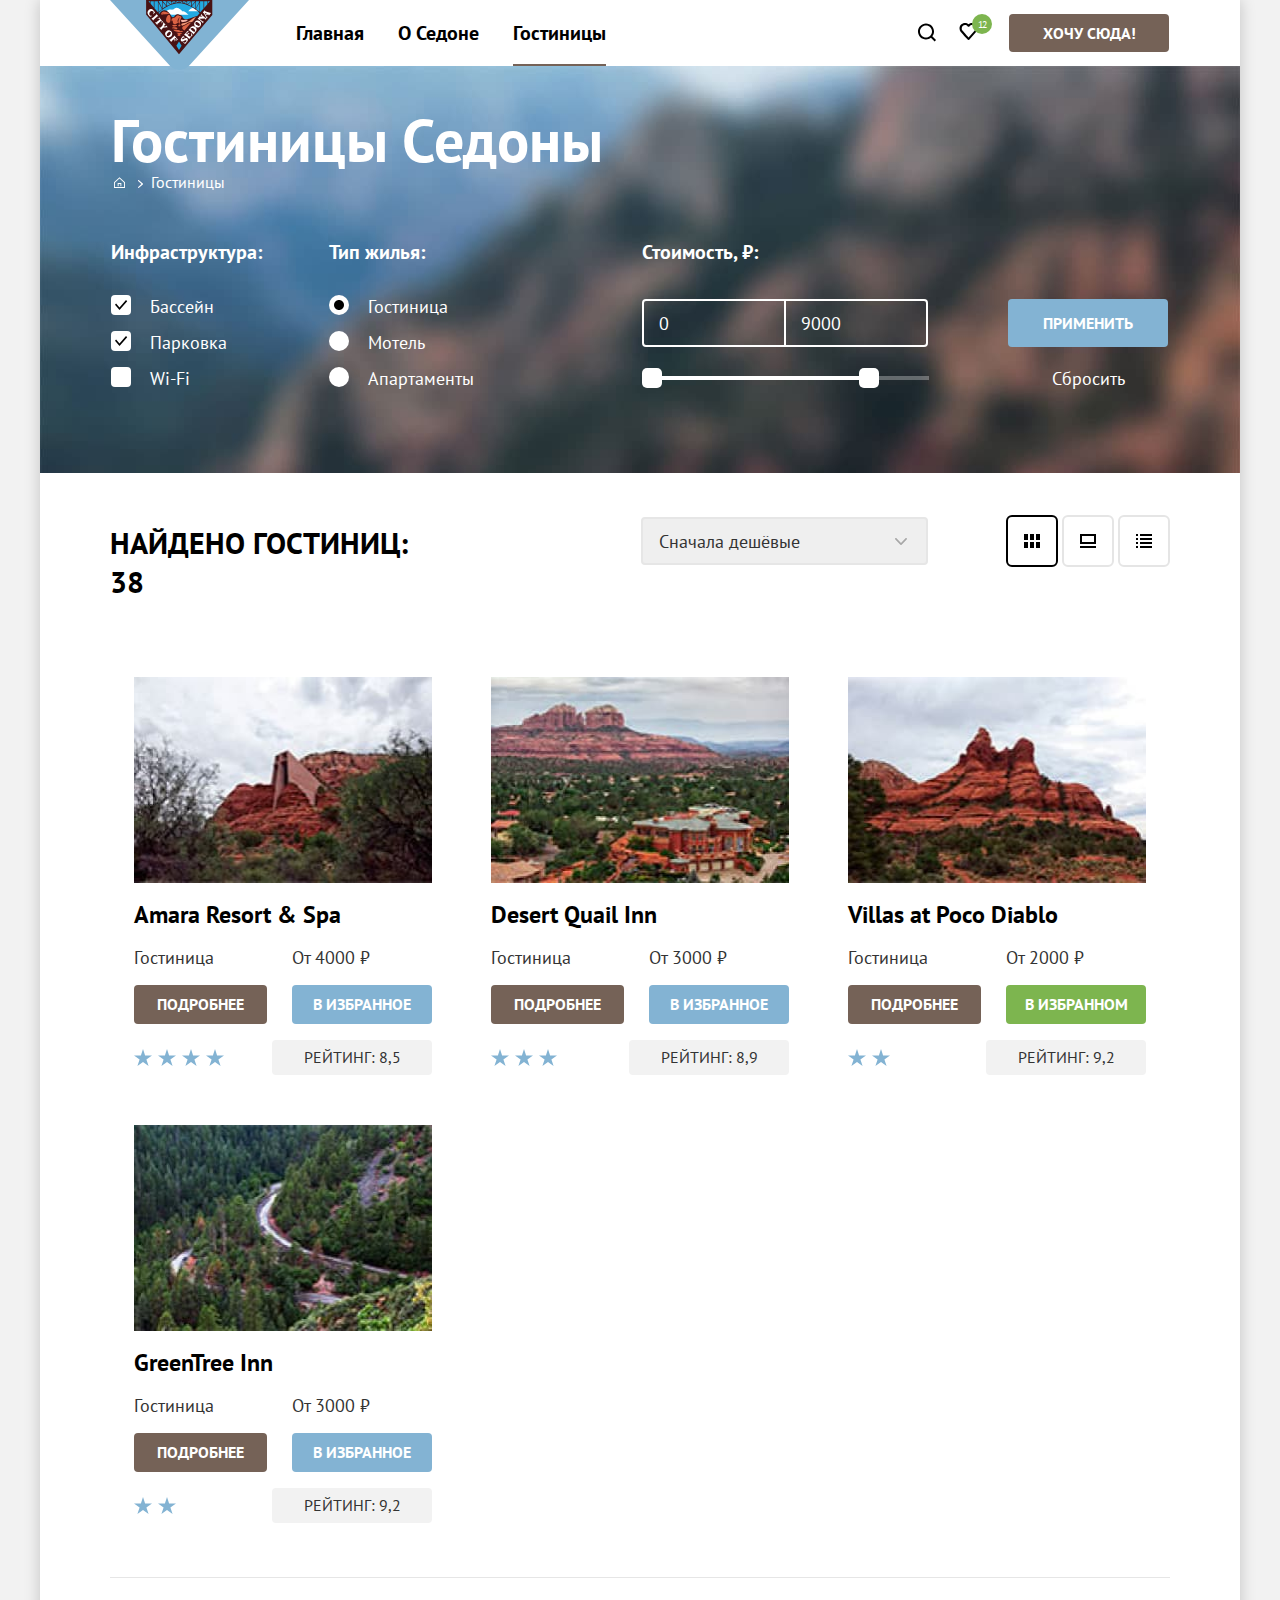
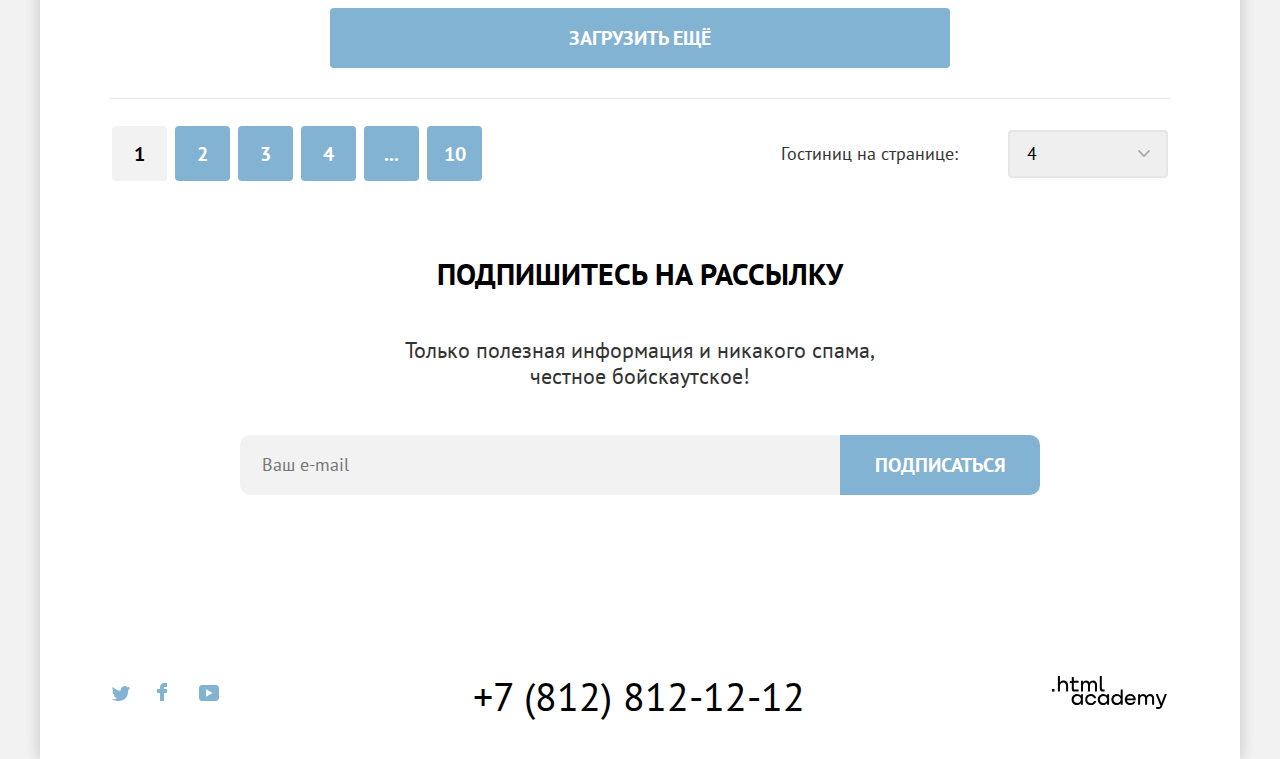
<file: 11/catalog.html>
<!DOCTYPE html>
<html lang="ru">
  <head>
    <meta charset="utf-8">
    <title>Каталог</title>
    <link rel="icon" type="image/png" sizes="32x32" href="images/favicon.png">
    <link rel="stylesheet" href="styles/styles.css">
    <base href="https://htmlacademy-htmlcss.github.io/1784111-sedona-33/11/">
</head>
  <body>
    <div class="page-container">
      <header class="page-header">
        <nav class="navigation">
          <a class="sedona-logo" href="index.html">
            <img class="page-header-logo" src="images/sedona-logo.svg" width="139" height="70" alt="Логотип Седона.">
          </a>
          <ul class="navigation-list">
            <li class="navigation-item">
              <a class="navigation-link" href="index.html">Главная</a>
            </li>
            <li class="navigation-item">
              <a class="navigation-link" href="#">О Седоне</a>
            </li>
            <li class="navigation-item">
              <a class="navigation-link navigation-link-current" href="#">Гостиницы</a>
            </li>
          </ul>
          <ul class="navigation-list navigation-user">
            <li class="navigation-item search">
              <a class="navigation-link" href="#">
                <svg class="navigation-icon" aria-hidden="true" focusable="false" width="20" height="19" fill="none" xmlns="http://www.w3.org/2000/svg"><path d="m19.026 17.05-3.71-3.7c1.002-1.3 1.704-3 1.704-4.9 0-4.4-3.61-8-8.023-8C4.585.45.975 4.15.975 8.55c0 4.4 3.61 8 8.022 8 1.805 0 3.51-.6 4.914-1.7l3.71 3.7 1.405-1.5Zm-10.029-2.5c-3.309 0-6.017-2.7-6.017-6s2.708-6 6.017-6c3.31 0 6.017 2.7 6.017 6s-2.707 6-6.017 6Z"/></svg>
                <span class="visually-hidden">Поиск</span>
              </a>
            </li>
            <li class="navigation-item">
              <a class="navigation-link" href="#">
                <svg class="navigation-icon" aria-hidden="true" focusable="false" width="19" height="17" fill="none" xmlns="http://www.w3.org/2000/svg"><path d="M9.444 17c-.301 0-.602-.1-.802-.4-5.416-6.1-6.72-7.5-7.02-7.9C.92 7.8.519 6.6.519 5.4c0-3 2.406-5.4 5.515-5.4 1.304 0 2.507.5 3.51 1.3C10.547.5 11.851 0 13.054 0c3.008 0 5.516 2.4 5.516 5.4 0 1.3-.502 2.5-1.304 3.4l-7.02 7.9c-.2.2-.401.3-.802.3ZM3.427 7.5c.3.4 3.51 4 6.117 6.9l6.218-7c.501-.5.702-1.2.702-2 0-1.8-1.505-3.3-3.31-3.3-1.002 0-2.005.5-2.707 1.3-.301.3-.602.4-.903.4-.3 0-.602-.2-.802-.4-.702-.8-1.705-1.3-2.708-1.3-1.805 0-3.31 1.5-3.31 3.3-.1.9.302 1.6.703 2.1-.1 0-.1 0 0 0Z"/></svg>
                <span class="navigation-btn-number">12</span>
              </a>
            </li>
            <li class="navigation-item">
              <a class="navigation-link-button" href="#">Хочу сюда!</a>
            </li>
          </ul>
        </nav>
      </header>
      <main class="main-catalog main-container">
        <section class="catalog-hotel-filter">
          <h1 class="catalog-header-title">Гостиницы Седоны</h1>
          <ul class="breadcrumbs">
            <li class="breadcrumbs-item">
              <a class="breadcrumbs-link" href="index.html">
                <img class="breadcrumbs-link-img" src="images/icons/home.svg" width="12" height="11" alt="На главную.">
              </a>
            </li>
            <li class="breadcrumbs-item">
              <a class="breadcrumbs-link" href="#">Гостиницы</a>
            </li>
          </ul>
          <h2 class="visually-hidden">Фильтр гостиниц</h2>
          <form class="catalog-hotel-filter-form" action="https://echo.htmlacademy.ru/" method="get">
            <fieldset class="catalog-hotel-filter-group">
              <legend class="catalog-hotel-filter-title">Инфраструктура:</legend>
              <ul class="catalog-hotel-filter-list">
                <li class="catalog-hotel-filter-item">
                  <label class="control">
                    <input class="visually-hidden control-checkbox" type="checkbox" name="swimming-pool" checked>
                    <span class="control-mark"></span>
                    <span class="control-label">Бассейн</span>
                  </label>
                </li>
                <li class="catalog-hotel-filter-item">
                  <label class="control">
                    <input class="visually-hidden control-checkbox" type="checkbox" name="parking" checked>
                    <span class="control-mark"></span>
                    <span class="control-label">Парковка</span>
                  </label>
                </li>
                <li class="catalog-hotel-filter-item">
                  <label class="control">
                    <input class="visually-hidden control-checkbox" type="checkbox" name="wi-fi">
                    <span class="control-mark"></span>
                    <span class="control-label">Wi-Fi</span>
                  </label>
                </li>
              </ul>
            </fieldset>
            <fieldset class="catalog-hotel-filter-group">
              <legend class="catalog-hotel-filter-title">Тип жилья:</legend>
              <ul class="catalog-hotel-filter-list">
                <li class="catalog-hotel-filter-item">
                  <label class="control">
                    <input class="visually-hidden control-radio" type="radio" name="type" value="hotel" checked>
                    <span class="control-mark"></span>
                    <span class="control-label"></span> Гостиница
                  </label>
                </li>
                <li class="catalog-hotel-filter-item">
                  <label class="control">
                    <input class="visually-hidden control-radio" type="radio" name="type" value="motel">
                    <span class="control-mark"></span>
                    <span class="control-label"></span> Мотель
                  </label>
                </li>
                <li class="catalog-hotel-filter-item">
                  <label class="control">
                    <input class="visually-hidden control-radio" type="radio" name="type" value="apartments">
                    <span class="control-mark"></span>
                    <span class="control-label"></span> Апартаменты
                  </label>
                </li>
              </ul>
            </fieldset>
            <fieldset class="catalog-hotel-filter-price">
              <legend class="catalog-hotel-filter-title">Стоимость, ₽:</legend>
              <div class="range">
                <div class="range-wrapper-inputs">
                  <input class="range-input" type="text" value="0" name="min-price" placeholder="от">
                  <input class="range-input" type="text" value="9000" name="max-price" placeholder="до">
                </div>
                <div class="range-scale">
                  <div class="range-bar" style="left: 0px; width: 227px;">
                    <button class="range-toggle toggle-min" type="button">
                      <span class="visually-hidden">Изменить минимальную цену.</span>
                    </button>
                    <button class="range-toggle toggle-max" type="button">
                      <span class="visually-hidden">Изменить максимальную цену.</span>
                    </button>
                  </div>
                </div>
              </div>
            </fieldset>
            <div class="form-button-contain">
              <button class="button-submit" type="submit">Применить</button>
              <button class="button-reset" type="reset">Сбросить</button>
            </div>
          </form>
        </section>
        <section class="catalog-sorting">
          <h2 class="catalog-sorting-title">Найдено гостиниц: 38</h2>
          <select class="select-control">
            <option value="popular">Сначала популярное</option>
            <option value="cheap" selected>Сначала дешёвые</option>
            <option value="expensive">Сначала дорогое</option>
          </select>
          <a class="catalog-sorting-button current-button" href="#">
            <span class="visually-hidden">Показать карточки</span>
          </a>
          <a class="catalog-sorting-button" href="#">
            <span class="visually-hidden">Показать все</span>
          </a>
          <a class="catalog-sorting-button" href="#">
            <span class="visually-hidden">Показать список</span>
          </a>
        </section>
        <section class="catalog-hotel">
          <h2 class="visually-hidden">Каталог гостиниц</h2>
          <ul class="catalog-hotel-list">
            <li class="catalog-hotel-card">
              <a class="catalog-hotel-link" href="#">
                <img class="catalog-hotel-img" src="images/hotel-1.jpg" width="299" height="206" alt="Amara Resort & Spa.">
              </a>
              <h3 class="catalog-hotel-title">Amara Resort & Spa</h3>
              <span class="catalog-hotel-text">Гостиница</span>
              <span class="catalog-hotel-text">От 4000 ₽</span>
              <a class="catalog-hotel-more" href="#">подробнее</a>
              <button class="catalog-hotel-button" type="button">В избранное</button>
              <div class="catalog-hotel-star-rating">
                <span class="star"></span>
                <span class="star"></span>
                <span class="star"></span>
                <span class="star"></span>
                <span class="rating">Рейтинг: 8,5</span>
              </div>
            </li>
            <li class="catalog-hotel-card">
              <a class="catalog-hotel-link" href="#">
                <img class="catalog-hotel-img" src="images/hotel-2.jpg" width="299" height="206" alt="Desert Quail Inn.">
              </a>
              <h3 class="catalog-hotel-title">Desert Quail Inn</h3>
              <span class="catalog-hotel-text">Гостиница</span>
              <span class="catalog-hotel-text">От 3000 ₽</span>
              <a class="catalog-hotel-more" href="#">подробнее</a>
              <button class="catalog-hotel-button" type="button">В избранное</button>
              <div class="catalog-hotel-star-rating">
                <span class="star"></span>
                <span class="star"></span>
                <span class="star"></span>
                <span class="rating">Рейтинг: 8,9</span>
              </div>
            </li>
            <li class="catalog-hotel-card">
              <a class="catalog-hotel-link" href="#">
                <img class="catalog-hotel-img" src="images/hotel-3.jpg" width="299" height="206" alt="Villas at Poco Diablo.">
              </a>
              <h3 class="catalog-hotel-title">Villas at Poco Diablo</h3>
              <span class="catalog-hotel-text">Гостиница</span>
              <span class="catalog-hotel-text">От 2000 ₽</span>
              <a class="catalog-hotel-more" href="#">подробнее</a>
              <button class="catalog-hotel-button-checked" type="button">В избранном</button>
              <div class="catalog-hotel-star-rating">
                <span class="star"></span>
                <span class="star"></span>
                <span class="rating">Рейтинг: 9,2</span>
              </div>
            </li>
            <li class="catalog-hotel-card">
              <a class="catalog-hotel-link" href="#">
                <img class="catalog-hotel-img" src="images/hotel-4.jpg" width="299" height="206" alt="GreenTree Inn.">
              </a>
              <h3 class="catalog-hotel-title">GreenTree Inn</h3>
                <span class="catalog-hotel-text">Гостиница</span>
                <span class="catalog-hotel-text">От 3000 ₽</span>
              <a class="catalog-hotel-more" href="#">подробнее</a>
              <button class="catalog-hotel-button" type="button">В избранное</button>
              <div class="catalog-hotel-star-rating">
                <span class="star"></span>
                <span class="star"></span>
                <span class="rating">Рейтинг: 9,2</span>
              </div>
            </li>
          </ul>
          <div class="pagination-more-container">
            <a class="pagination-more" href="#">Загрузить ещё</a>
          </div>
          <div class="pagination-container">
            <ul class="pagination">
              <li class="pagination-item pagination-current">
                <a class="pagination-link">1</a>
              </li>
              <li class="pagination-item">
                <a class="pagination-link" href="#">2</a>
              </li>
              <li class="pagination-item">
                <a class="pagination-link" href="#">3</a>
              </li>
              <li class="pagination-item">
                <a class="pagination-link" href="#">4</a>
              </li>
              <li class="pagination-item">
                <a class="pagination-link" href="#">...</a>
              </li>
              <li class="pagination-item">
                <a class="pagination-link" href="#">10</a>
              </li>
            </ul>
            <label class="pagination-label">
              <span class="pagination-label-description">Гостиниц на странице:</span>
              <select class="pagination-select-control">
                <option value="1">1</option>
                <option value="2">2</option>
                <option value="3">3</option>
                <option value="4" selected>4</option>
              </select>
            </label>
          </div>
        </section>
        <section class="catalog-subscribe-newsletter">
          <h2 class="catalog-subscribe-newsletter-title">Подпишитесь на рассылку</h2>
          <p class="catalog-subscribe-newsletter-description"><span class="decorative">Только полезная информация и никакого спама,</span> честное бойскаутское!</p>
          <form class="subscribe-newsletter-form" action="https://echo.htmlacademy.ru/" method="post">
            <div class="subscribe-newsletter-container">
              <input class="catalog-index-input" type="email" name="user-email" placeholder="Ваш e-mail" required>
              <button class="button-subscribe" type="submit">Подписаться</button>
            </div>
          </form>
        </section>
      </main>
      <footer class="page-footer">
        <div class="page-footer-container">
          <section class="socials">
            <h2 class="visually-hidden">Социальные сети</h2>
            <ul class="socials-list">
              <li class="socials-item">
                <a href="https://twitter.com/htmlacademy_ru">
                  <svg class="socials-icon" aria-hidden="true" focusable="false" width="18" height="15" fill="none" xmlns="http://www.w3.org/2000/svg"><path d="M11.6.2c1.8-.5 3.2.3 3.8 1.2.7-.2 1.4-.5 2.1-.7 0 .9-.6 1.5-.9 1.8.7.1 1.4-.6 1.4-.6-.2 1-1.1 1.8-1.7 2C16.1 10.7 13 15.1 5.7 15h-.5c-.4 0-4.4-.5-5.2-1.9 2.4.2 4.1-.4 5-1.2-1-.3-2.9-.4-3.2-2.9.4.1.6.2 1.3.1C1.8 8.3.4 7.5.5 5.3c.3.3 1.1.5 1.4.5C1.1 5.6-.2 2.5.9.9c1.9 1.9 4 3.6 7.6 3.8C8.7 2.3 9.7.8 11.6.2Z"/></svg>
                  <span class="visually-hidden">twitter</span>
                </a>
              </li>
              <li class="socials-item">
                <a href="https://www.facebook.com/htmlacademy">
                  <svg class="socials-icon" aria-hidden="true" focusable="false" width="10" height="18" fill="none" xmlns="http://www.w3.org/2000/svg"><path d="M7 0C4.8 0 3 1.8 3 4v2H0v4h3v8h4v-8h3V6H7V4h3V0H7Z"/></svg>
                  <span class="visually-hidden">facebook</span>
                </a>
              </li>
              <li class="socials-item">
                <a href="https://www.youtube.com/c/HTMLAcademyRUS">
                  <svg class="socials-icon" aria-hidden="true" focusable="false" width="20" height="16" fill="none" xmlns="http://www.w3.org/2000/svg"><path d="M17 0H2.9C1.2 0 0 1.5 0 3.2v9.5C0 14.5 1.2 16 2.9 16h14.3c1.5 0 2.9-1.5 2.9-3.2V3.2C19.9 1.5 18.7 0 17 0ZM7 11.8V4.2L13.7 8 7 11.8Z"/></svg>
                  <span class="visually-hidden">youtube</span>
                </a>
              </li>
            </ul>
          </section>
          <div class="contacts">
            <h2 class="visually-hidden">Телефон</h2>
            <a class="contact-phone" href="tel:88128121212">+7 (812) 812-12-12</a>
          </div>
          <a class="htmlacademy-link" href="https://htmlacademy.ru">
            <svg class="htmlacademy-logo" aria-hidden="true" focusable="false" width="115" height="33" fill="none" xmlns="http://www.w3.org/2000/svg"><path d="M0 12.9v2.6h2.5v-2.6H0ZM11.6 4.5c-1.6 0-2.8.7-3.6 1.7h-.1V0h-2v15.5h2v-5.3c0-2.1 1.3-3.6 3.3-3.6 1.8 0 2.9 1.4 2.9 3.2v5.7h2V9.4c.1-3-1.8-4.9-4.5-4.9ZM26.6 4.8h-4.8V1.1h-2v3.8h-1.9v2h1.9v6c0 1.7 1 2.7 2.7 2.7h4.1v-2h-3.7c-.7 0-1.1-.4-1.1-1.1V6.8h4.8v-2ZM41.1 4.6c-1.6 0-2.9.8-3.5 2.1h-.1c-.6-1.2-1.8-2.1-3.4-2.1-1.4 0-2.5.8-3.1 1.8h-.1V4.8H29v10.6h2V10c0-2 1-3.5 2.6-3.5 1.5 0 2.4 1 2.4 2.6v6.3h2V9.8c0-2.4 1.4-3.3 2.6-3.3 1.5 0 2.4 1 2.4 2.6v6.3h2V8.9c.1-2.5-1.4-4.3-3.9-4.3ZM47.8 12.7c0 1.7 1 2.7 2.8 2.7h2v-2h-1.7c-.7 0-1.1-.4-1.1-1.1V0h-2v12.7ZM28.9 19.7c-.9-1.1-2.2-1.8-3.9-1.8-3.1 0-5.4 2.3-5.4 5.6s2.3 5.6 5.4 5.6c1.8 0 3-.8 3.8-1.9h.1v1.6h2V18.2h-2v1.5Zm-3.6 7.4c-2.2 0-3.6-1.6-3.6-3.6s1.4-3.6 3.6-3.6 3.6 1.6 3.6 3.6c0 1.9-1.4 3.6-3.6 3.6ZM44.2 22c-.5-2.4-2.6-4.1-5.4-4.1a5.4 5.4 0 0 0-5.6 5.6c0 3.1 2.2 5.6 5.6 5.6 2.8 0 4.9-1.8 5.4-4.2h-2.1a3.4 3.4 0 0 1-3.3 2.3c-2.2 0-3.6-1.6-3.6-3.6s1.4-3.6 3.6-3.6c1.6 0 2.8 1 3.3 2.2h2.1V22ZM55.1 19.7c-.9-1.1-2.2-1.8-3.9-1.8-3.1 0-5.4 2.3-5.4 5.6s2.3 5.6 5.4 5.6c1.8 0 3-.8 3.8-1.9h.1v1.6h2V18.2h-2v1.5Zm-3.6 7.4c-2.2 0-3.6-1.6-3.6-3.6s1.4-3.6 3.6-3.6 3.6 1.6 3.6 3.6c0 1.9-1.5 3.6-3.6 3.6ZM68.7 19.8c-.9-1.1-2.2-1.9-3.9-1.9-3.1 0-5.4 2.3-5.4 5.6s2.2 5.6 5.4 5.6c1.7 0 3-.8 3.8-1.8h.1v1.5h2V13.4h-2v6.4Zm-3.6 7.3c-2.2 0-3.6-1.6-3.6-3.6s1.4-3.6 3.6-3.6 3.6 1.6 3.6 3.6c-.1 2-1.5 3.6-3.6 3.6ZM78.3 17.9c-3.3 0-5.5 2.5-5.5 5.6 0 3 2.1 5.6 5.5 5.6 2.5 0 4.5-1.3 5.2-3.6h-2.1c-.5 1-1.6 1.6-3 1.6-1.9 0-3.3-1.3-3.4-2.9h8.8c.2-3.6-2-6.3-5.5-6.3Zm0 1.9c1.7 0 3 1 3.3 2.6h-6.5c.3-1.5 1.5-2.6 3.2-2.6ZM98.2 17.9c-1.6 0-2.9.8-3.6 2h-.1c-.6-1.2-1.8-2-3.4-2-1.4 0-2.5.7-3.1 1.8v-1.5h-1.9v10.6h2v-5.4c0-2 1-3.4 2.6-3.5 1.5 0 2.4 1 2.4 2.6v6.3h2v-5.6c0-2.4 1.4-3.3 2.6-3.3 1.5 0 2.4 1 2.4 2.6v6.3h2v-6.5c.1-2.6-1.4-4.4-3.9-4.4ZM109.4 27l-3.6-8.9h-2.2l4.8 11.6c-.3.9-.7 1.2-1.7 1.2h-2.5v2h2.5c1.8 0 2.8-.8 3.5-2.6l4.7-12.2h-2.1l-3.4 8.9Z"/></svg>
            <span class="visually-hidden">htmlacademy</span>
          </a>
          </div>
      </footer>
    </div>
  </body>
</html>
</file>
<file: styles/styles.css>
@font-face {
  font-family: "PT Sans";
  src: url("../fonts/ptsans-400.woff2") format("woff2");
  font-style: normal;
  font-weight: 400;
  font-display: swap;
}

@font-face {
  font-family: "PT Sans";
  font-style: normal;
  font-weight: 700;
  src: url("../fonts/ptsans-700.woff2") format("woff2");
  font-display: swap;
}

html {
  height: 100%;
}

body {
  min-width: 1280px;
  margin: 0;
  font-family: "PT Sans", sans-serif;
  font-size: 20px;
  font-weight: 400;
  font-style: normal;
  line-height: 26px;
  background-color: #F2F2F2;
  color: #333333;
}

img {
  max-width: 100%;
  object-fit: contain;
}

.visually-hidden {
  position: absolute;
  width: 1px;
  height: 1px;
  margin: -1px;
  padding: 0;
  border: 0;
  clip: rect(0 0 0 0);
  overflow: hidden;
}

/* line break */
.decorative {
  display: block;
}

.page-container {
  display: -webkit-box;
  display: -ms-flexbox;
  display: flex;
  -ms-flex-wrap: wrap;
      flex-wrap: wrap;
  -webkit-box-orient: vertical;
  -webkit-box-direction: normal;
      -ms-flex-direction: column;
          flex-direction: column;
  min-height: 100vh;
  width: 1200px;
  margin: 0 auto;
  background-color: #FFFFFF;
  -webkit-box-shadow: 0px 0px 15px rgba(0, 0, 0, 0.2);
          box-shadow: 0px 0px 15px rgba(0, 0, 0, 0.2);
}

/*header*/

.page-header {
  width: 1200px;
  font-weight: 700;
  background-color: #FFFFFF;
}

.navigation {
  display: -webkit-box;
  display: -ms-flexbox;
  display: flex;
  width: 1060px;
  margin: 0 auto;
}

.sedona-logo {
  position: absolute;
  padding: 0;
}

.navigation-list {
  display: -webkit-box;
  display: -ms-flexbox;
  display: flex;
  -ms-flex-wrap: wrap;
      flex-wrap: wrap;
  width: 750px;
  margin: 0;
  margin-left: 169px;
  padding: 0;
  list-style-type: none;
}

.navigation-user {
  max-width: 265px;
  margin-left: auto;
}

.navigation-link {
  display: block;
  position: relative;
  padding: 20px 17px;
  font-weight: 700;
  font-size: 20px;
  line-height: 26px;
  text-align: center;
  text-decoration: none;
  color: #000000;
}

.navigation-link:hover {
  color: #756257;
}

.navigation-link:active {
  color: rgba(117, 98, 87, 0.3);
}
.navigation-link-current::before {
  content: "";
  position: absolute;
  left: 17px;
  right: 17px;
  height: 2px;
  background: #756257;
  bottom: 0px;
}

.navigation-icon {
  position: absolute;
  top: 23px;
  left: 12px;
  fill: #000000;
}

.navigation-icon:hover {
  fill: #756257;
}

.navigation-icon:active {
  fill: #756257;
  opacity: 0.3;
}

.navigation-user .navigation-link {
  min-width: 42px;
  min-height: 66px;
  padding: 0;
}

.navigation-user .navigation-item:nth-child(2) {
  margin-right: 20px;
}

.navigation-btn-number {
  display: -webkit-box;
  display: -ms-flexbox;
  display: flex;
  -webkit-box-align: center;
      -ms-flex-align: center;
          align-items: center;
  -webkit-box-pack: center;
      -ms-flex-pack: center;
          justify-content: center;
  position: absolute;
  top: 14px;
  left: 25px;
  min-height: 20px;
  min-width: 20px;
  padding: 0 5px;
  font-weight: 400;
  font-size: 10px;
  line-height: 13px;
  text-align: center;
  letter-spacing: -0.1em;
  background: #7DB54F;
  color: #FFFFFF;
  border-radius: 50%;
  -webkit-box-sizing: border-box;
          box-sizing: border-box;
}

.navigation-icon:active + .navigation-btn-number {
  color: rgba(255, 255, 255, 0.3);
}

.navigation-link-button {
  display: inline-block;
  -webkit-box-sizing: border-box;
          box-sizing: border-box;
  width: 160px;
  margin-top: 14px;
  padding: 9px 10px;
  font-family: "PT Sans", sans-serif;
  font-weight: 700;
  font-size: 16px;
  line-height: 20px;
  text-align: center;
  text-transform: uppercase;
  text-decoration: none;
  background: #756257;
  color: #FFFFFF;
  border-radius: 4px;
}

.navigation-link-button:hover {
  background: #615048;
}

.navigation-link-button:active {
  color: rgba(255, 255, 255, 0.3);
  background: #615048;
}

.navigation-link-button:focus {
  outline: 3px solid #83B3D3;
}

/*main-index*/

.main-index {
  width: 1200px;
}

.main-container {
  -webkit-box-flex: 1;
      -ms-flex-positive: 1;
          flex-grow: 1;
}

.main-index-header {
  width: 1200px;
  margin: 0 auto;
  padding-top: 51px;
  padding-bottom: 79px;
  text-align: center;
  background-color: #FFFFFF;
  background: url("../images/divider.svg") 100% 428px no-repeat,
              url("../images/index-background.jpg") no-repeat;
  background-size: 100% auto;
}

.main-index-header-img {
  display: block;
  margin: 0 auto;
  margin-bottom: 146px;
}

.main-index-title {
  font-family: "PT Sans", sans-serif;
  width: 720px;
  margin: 0 auto;
  margin-bottom: 30px;
  font-weight: 700;
  font-size: 30px;
  line-height: 36px;
  text-transform: uppercase;
  color: #000000;
}

.main-index-header p {
  width: 720px;
  margin: 0 auto;
  font-weight: normal;
  font-size: 22px;
  line-height: 36px;
  color: #333333;
}

.advantages {
  width: 1200px;
  font-size: 18px;
  line-height: 21px;
  text-align: center;
  background-color: #FFFFFF;
}

.advantages-list {
  display: -webkit-box;
  display: -ms-flexbox;
  display: flex;
  -ms-flex-wrap: wrap;
      flex-wrap: wrap;
  margin: 0;
  padding: 0;
  list-style-type: none;
}

.advantages-item {
  width: 400px;
  min-height: 384px;
  -webkit-box-sizing: border-box;
          box-sizing: border-box;
  padding-top: 98px;
  padding-bottom: 10px;
}

.housing-icon {
  margin-bottom: 19px;
}

.food-icon {
  margin-top: 2px;
  margin-bottom: 19px;
}

.souvenirs-icon {
  margin-top: -4px;
  margin-bottom: 19px;
}

.advantages-item-with-icon {
  padding-top: 89px;
}

.advantages-item-with-icon .advantages-title {
  width: 250px;
  margin-bottom: 20px;
}

.advantages-item-image {
  width: 800px;
  height: 384px;
  -webkit-box-sizing: border-box;
          box-sizing: border-box;
}

.advantages-img {
  display: block;
}

.advantages-title {
  width: 180px;
  margin: 0 auto;
  margin-bottom: 30px;
  font-weight: 700;
  font-size: 24px;
  line-height: 28px;
  text-transform: uppercase;
  color: #000000;
}

.advantages-text {
  display: block;
  width: 250px;
  margin: 0 auto;
  margin-bottom: 30px;
  font-size: 18px;
  line-height: 21px;
  text-align: center;
  text-transform: uppercase;
  color: #333333;
}

.advantages-description {
  width: 250px;
  margin: 0 auto;
}

.advantages-item-cold-light .advantages-description {
  width: 220px;
  margin: 0 auto;
}

.advantages-item-cold-light .advantages-text {
  color: #FFFFFF;
}

.advantages-item-cold-light,
.advantages-item-cold-light h2 {
  background: #83B3D3;
  color: #FFFFFF;
}

.advantages-item-cold-light12 {
  background: rgba(131, 179, 211, 0.12);
}

.advantages-item-cold-light20 {
  background: rgba(131, 179, 211, 0.2);
}

.hotel-search {
  width: 1200px;
  padding-top: 91px;
  padding-bottom: 93px;
  text-align: center;
  background-color: #FFFFFF;
}

.hotel-search-title {
  width: 720px;
  margin: 0 auto;
  margin-bottom: 29px;
  font-weight: 700;
  font-size: 30px;
  line-height: 36px;
  text-transform: uppercase;
  color: #000000;
}

.hotel-search-description {
  width: 720px;
  min-height: 52px;
  margin: 0 auto;
  margin-bottom: 56px;
  font-size: 22px;
  text-align: center;
}

.hotel-search-description .decorative {
  margin-left: -13px;
}

.hotel-search-link {
  display: inline-block;
  -webkit-box-sizing: border-box;
          box-sizing: border-box;
  width: 575px;
  min-height: 60px;
  margin: 0 auto;
  padding: 14px 10px 9px 10px;
  font-weight: 700;
  font-size: 20px;
  line-height: 36px;
  text-transform: uppercase;
  text-decoration: none;
  color: #FFFFFF;
  background: #756257;
  border-radius: 10px;
}

.hotel-search-link:hover {
  background: #615048;
}

.hotel-search-link:focus {
  outline: 3px solid #83B3D3;
}

.hotel-search-link:active {
  color: rgba(255, 255, 255, 0.3);
  background: #615048;
}

.index-subscribe-newsletter {
  width: 1200px;
  margin: 0 auto;
  padding-top: 94px;
  padding-bottom: 94px;
  text-align: center;
  color: #FFFFFF;
  background-color: #000000;
  background-image: url("../images/subscribe-newsletter-background.jpg");
  background-size: 100% auto;
  background-repeat: no-repeat;
}

.index-subscribe-newsletter-title {
  width: 720px;
  margin: 0 auto;
  margin-bottom: 29px;
  font-weight: 700;
  font-size: 30px;
  line-height: 36px;
  text-transform: uppercase;
}

.index-subscribe-newsletter-description {
  width: 720px;
  margin: 0 auto;
  margin-bottom: 46px;
  font-size: 22px;
  line-height: 26px;
}

.subscribe-newsletter-container {
  display: -webkit-box;
  display: -ms-flexbox;
  display: flex;
  width: 800px;
  min-height: 60px;
  margin: 0 auto;
}

.main-index-input {
  width: 600px;
  box-sizing: border-box;
  padding-left: 22px;
  font-family: inherit;
  font-size: 18px;
  line-height: 26px;
  background: #F2F2F2;
  border-radius: 10px 0 0 10px;
  border: none;
}

.main-index-input:hover {
  background: #E6E6E6;
}

.main-index-input:focus {
  outline: 3px solid #83B3D3;
  background: #E6E6E6;
}


/* Стилизация ошибки ввода */
.main-index-input-invalid {
  outline: 2px solid #FF5757;
  background: #FFFFFF;
}

.button-subscribe {
  width: 200px;
  font-family: inherit;
  font-weight: 700;
  font-size: 20px;
  line-height: 26px;
  text-transform: uppercase;
  cursor: pointer;
  color: #FFFFFF;
  background: #83B3D3;
  border-radius: 0 10px 10px 0;
  border: none;
}

.button-subscribe:hover {
  background: #68A2CA;
}

.button-subscribe:focus {
  outline: 3px solid #756257;
}

.button-subscribe:active {
  background: #68A2CA;
  color: rgba(255, 255, 255, 0.3);
}

/* main-catalog */

.main-catalog {
  width: 1200px;
}

.catalog-hotel-filter {
  width: 1200px;
  -webkit-box-sizing: border-box;
          box-sizing: border-box;
  margin: 0 auto;
  margin-bottom: 44px;
  padding: 35px 71px 83px 71px;
  color: #FFFFFF;
  background-color: #000000;
  background: url("../images/catalog-background.jpg");
  background-size: 100% 100%;
  background-repeat: no-repeat;
}

.catalog-header-title {
  width: 528px;
  margin-top: 0;
  margin-bottom: 0px;
  font-weight: 700;
  font-size: 60px;
  line-height: 78px;
}

.breadcrumbs {
  display: -webkit-box;
  display: -ms-flexbox;
  display: flex;
  -ms-flex-wrap: wrap;
      flex-wrap: wrap;
  position: relative;
  min-width: 200px;
  margin: 0;
  margin-top: -11px;
  margin-left: 2px;
  padding: 0;
  margin-bottom: 45px;
  list-style-type: none;
}

.breadcrumbs-link {
  margin-right: 26px;
  font-size: 16px;
  line-height: 21px;
  text-decoration: none;
  color: #FFFFFF;
}

.breadcrumbs-item:first-child::before {
  content: url("../images/icons/right-arrow.svg");
  position: absolute;
  left: 25px;
}

.breadcrumbs-link:hover {
  opacity: 0.6;
}

.breadcrumbs-link:focus {
  outline: 3px solid #83B3D3;
  border-radius: 4px;
}

.breadcrumbs-link:active {
  opacity: 0.3;
  outline: none;
}

.catalog-hotel-filter-form {
  display: -webkit-box;
  display: -ms-flexbox;
  display: flex;
  -ms-flex-wrap: wrap;
      flex-wrap: wrap;
  width: 1060px;
  margin: 0 auto;
}

.catalog-hotel-filter-group {
  width: 150px;
  margin: 0;
  margin-right: 67px;
  padding: 0;
  border: none;
}

.catalog-hotel-filter-group:nth-child(2) {
  margin-right: 163px;
}

.control {
  display: block;
  position: relative;
  padding-left: 39px;
}

.control-mark {
  position: absolute;
  width: 20px;
  height: 20px;
  left: 0px;
  background: #FFFFFF;
  border-radius: 4px;
}

.control-mark:hover {
  background: rgba(255, 255, 255, 0.6);
}

.control-checkbox:focus + .control-mark {
  outline: 3px solid #83B3D3;
}

.control-mark:active {
  outline: none;
  background: rgba(255, 255, 255, 0.3);
}

.control-checkbox:checked + .control-mark {
  background-image: url(../images/icons/check-mark.svg);
  background-repeat: no-repeat;
}

.catalog-hotel-filter-group:nth-child(2) .control-mark {
  border-radius: 50%;
}

.control-radio:focus + .control-mark {
  outline: 3px solid #83B3D3;
}

.control-radio:focus:not(:checked) + .control-mark {
  outline: 3px solid #83B3D3;
  outline-offset: -3px;
}

.control-radio:checked + .control-mark {
  background-image: url(../images/icons/dot.svg);
  background-repeat: no-repeat;
}

.catalog-hotel-filter-price {
  width: 287px;
  margin: 0;
  margin-right: 79px;
  padding: 0;
  border: none;
}

.catalog-hotel-filter-price .catalog-hotel-filter-title {
  margin-bottom: 34px;
}

.catalog-hotel-filter-title {
  margin-bottom: 30px;
  padding: 0;
  font-weight: 700;
  font-size: 20px;
}

.range-wrapper-inputs {
  display: -webkit-box;
  display: -ms-flexbox;
  display: flex;
  width: 287px;
  height: 48px;
  margin-bottom: 29px;
}

.range-input {
  width: 143px;
  padding: 0;
  padding-left: 15px;
  font: inherit;
  font-size: 18px;
  line-height: 23px;
  background-color: transparent;
  color: #FFFFFF;
  border: 2px solid #FFFFFF;
  -webkit-box-sizing: border-box;
          box-sizing: border-box;
}

.range-input:hover {
  border: 2px solid rgba(255, 255, 255, 0.6);
}

.range-input:focus {
  border: 2px solid #FFFFFF;
  outline: 3px solid #81B3D2;
  outline-offset: -4px;
  -webkit-box-shadow: 0px 0px 0px 3px #81B3D2;
          box-shadow: 0px 0px 0px 3px #81B3D2;
}

.range-input:active {
  background: #756257;
  outline: none;
  -webkit-box-shadow: none;
          box-shadow: none;
}

.range-input:first-child {
  border-right: 1px solid #FFFFFF;
  border-radius: 4px 0 0 4px;
}

.range-input:last-child {
  border-left: 1px solid #FFFFFF;
  border-radius: 0 4px 4px 0;
}

.range-input:first-child::-webkit-input-placeholder {
  padding-left: 93px;
}

.range-input:first-child::-moz-placeholder {
  padding-left: 93px;
}

.range-input:first-child:-ms-input-placeholder {
  padding-left: 93px;
}

.range-input:first-child::-ms-input-placeholder {
  padding-left: 93px;
}

.range-input:first-child::placeholder {
  padding-left: 93px;
}

.range-input:last-child::-webkit-input-placeholder {
  padding-left: 88px;
}

.range-input:last-child::-moz-placeholder {
  padding-left: 88px;
}

.range-input:last-child:-ms-input-placeholder {
  padding-left: 88px;
}

.range-input:last-child::-ms-input-placeholder {
  padding-left: 88px;
}

.range-input:last-child::placeholder {
  padding-left: 88px;
}

.range-scale {
  position: relative;
  width: 287px;
  height: 4px;
  background-color:rgba(255, 255, 255, 0.3);
}

.range-bar {
  position: absolute;
  height: 4px;
  background-color:#FFFFFF;
}

.range-toggle {
  position: absolute;
  width: 20px;
  height: 20px;
  background-color:#FFFFFF;
  border-radius: 5px;
  border: none;
  cursor: pointer;
}

.range-toggle:hover {
  -webkit-box-shadow: 0px 4px 10px rgba(0, 0, 0, 0.25);
          box-shadow: 0px 4px 10px rgba(0, 0, 0, 0.25);
}

.range-toggle:focus {
  outline: 3px solid #83B3D3;
  -webkit-box-shadow: 0px 4px 10px rgba(0, 0, 0, 0.25);
          box-shadow: 0px 4px 10px rgba(0, 0, 0, 0.25);
}

.range-toggle:active {
  outline: 2px solid #83B3D3;
  -webkit-box-shadow: 0px 7px 15px rgba(0, 0, 0, 0.4);
          box-shadow: 0px 7px 15px rgba(0, 0, 0, 0.4);
}

.toggle-min {
  top: -8px;
}

.toggle-max {
  left: 217px;
  top: -8px;
}

.catalog-hotel-filter-list {
  list-style-type: none;
  margin: 0;
  padding: 0;
  font-size: 18px;
  line-height: 23px;
}

.catalog-hotel-filter-item:not(:last-child) {
  margin-bottom: 13px;
}

.form-button-contain {
  display: -webkit-box;
  display: -ms-flexbox;
  display: flex;
  -webkit-box-orient: vertical;
  -webkit-box-direction: normal;
      -ms-flex-direction: column;
          flex-direction: column;
  -ms-flex-item-align: end;
      align-self: flex-end;
  width: 160px;
}

.button-submit {
  width: 160px;
  min-height: 48px;
  padding: 0;
  margin-bottom: 20px;
  font-family: inherit;
  font-weight: 700;
  font-size: 16px;
  line-height: 21px;
  text-align: center;
  text-transform: uppercase;
  color: #FFFFFF;
  background: #83B3D3;
  border: none;
  border-radius: 4px;
}

.button-submit:hover {
  background: #68A2CA;
}

.button-submit:focus {
  background: #68A2CA;
  outline: 3px solid #FFFFFF;
}

.button-submit:active {
  color: rgba(255, 255, 255, 0.3);
  outline: none;
}

.button-reset {
  width: 160px;
  padding: 0;
  font-family: inherit;
  background-color: inherit;
  font-size: 18px;
  line-height: 23px;
  text-align: center;
  color: #FFFFFF;
  border: none;
  border-radius: 4px;
}

.button-reset:hover {
  opacity: 0.6;
}

.button-reset:focus {
  outline: 3px solid #83B3D3;
}

.button-reset:active {
  opacity: 0.3;
  outline: none;
}

.catalog-sorting {
  display: -webkit-box;
  display: -ms-flexbox;
  display: flex;
  -ms-flex-wrap: wrap;
      flex-wrap: wrap;
  position: relative;
  width: 1060px;
  margin: 0 auto;
  margin-bottom: 53px;
  color: #000000;
  background: #FFFFFF;
}

.catalog-sorting-title {
  width: 338px;
  margin-top: 6px;
  margin-bottom: 3px;
  margin-right: 193px;
  font-weight: 700;
  font-size: 30px;
  line-height: 39px;
  text-transform: uppercase;
}

.select-control {
  width: 287px;
  height: 48px;
  font-family: inherit;
  padding-left: 16px;
  margin-right: 80px;
  font-size: 18px;
  line-height: 23px;
  background-image: url("../images/icons/down-arrow.svg");
  background-repeat: no-repeat;
  background-position: right 19px center;
  -webkit-appearance: none;
     -moz-appearance: none;
          appearance: none;
  color: #333333;
  border: 2px solid #E6E6E6;
  -webkit-box-sizing: border-box;
          box-sizing: border-box;
  border-radius: 4px;
}

.select-control:hover {
  border: 2px solid #83B3D3;
}

.select-control:focus {
  border: 2px solid #83B3D3;
}

.select-control:active {
  border: 2px solid #E6E6E6;
  color: #E6E6E6;
}

.catalog-sorting-button {
  width: 48px;
  height: 48px;
  -webkit-box-sizing: border-box;
          box-sizing: border-box;
  margin-right: 8px;
  outline: 2px solid #E5E5E5;
  box-sizing: border-box;
  border-radius: 4px;
}

.catalog-sorting-button:hover {
  outline: 2px solid #83B3D3;
}

.catalog-sorting-button:focus {
  outline: 2px solid #83B3D3;
}

.catalog-sorting-button:active {
  outline: 2px solid #000000;
}

.catalog-sorting-button:first-of-type {
  background-image: url("../images/icons/mode-tile.svg");
  background-repeat: no-repeat;
  background-position: 50%;
}

.catalog-sorting-button:nth-of-type(2) {
  background-image: url("../images/icons/mode-slideshow.svg");
  background-repeat: no-repeat;
  background-position: 50%;
}

.catalog-sorting-button:nth-of-type(3) {
  background-image: url("../images/icons/mode-list.svg");
  background-repeat: no-repeat;
  background-position: 50%;
}

.current-button {
  outline: 2px solid #000000;
  -webkit-box-sizing: border-box;
          box-sizing: border-box;
  border-radius: 4px;
}

.catalog-sorting-button:last-child {
  margin-right: 0;
}

.catalog-hotel {
  width: 1060px;
  margin: 0 auto;
  background: #FFFFFF;
}

.catalog-hotel-list {
  display: -ms-grid;
  display: grid;
  -ms-grid-columns: 299px 58px 299px 58px 299px;
  grid-template-columns: repeat(3, 299px);
  gap: 50px 58px;
  width: 1060px;
  -webkit-box-sizing: border-box;
          box-sizing: border-box;
  margin: 0 auto;
  margin-bottom: 34px;
  padding: 20px;
  padding-left: 24px;
  list-style-type: none;
}

.catalog-hotel-card {
  display: -ms-grid;
  display: grid;
  -ms-grid-columns: 133px 25px 140px;
  grid-template-columns: 133px 140px;
  -ms-grid-rows: 206px 16px auto 16px auto 16px auto;
  grid-template-rows: 206px auto auto auto;
  gap: 16px 25px;
  width: 299px;
}

.catalog-hotel-card > *:nth-child(1) {
  -ms-grid-row: 1;
  -ms-grid-column: 1;
}

.catalog-hotel-card > *:nth-child(2) {
  -ms-grid-row: 1;
  -ms-grid-column: 3;
}

.catalog-hotel-card > *:nth-child(3) {
  -ms-grid-row: 3;
  -ms-grid-column: 1;
}

.catalog-hotel-card > *:nth-child(4) {
  -ms-grid-row: 3;
  -ms-grid-column: 3;
}

.catalog-hotel-card > *:nth-child(5) {
  -ms-grid-row: 5;
  -ms-grid-column: 1;
}

.catalog-hotel-card > *:nth-child(6) {
  -ms-grid-row: 5;
  -ms-grid-column: 3;
}

.catalog-hotel-card > *:nth-child(7) {
  -ms-grid-row: 7;
  -ms-grid-column: 1;
}

.catalog-hotel-card > *:nth-child(8) {
  -ms-grid-row: 7;
  -ms-grid-column: 3;
}

.catalog-hotel-link {
  grid-column: 1 / -1;
  text-decoration: none;
}

.catalog-hotel-link:hover {
  opacity: 0.6;
}

.catalog-hotel-link:focus {
  outline: 3px solid #83B3D3;
}

.catalog-hotel-link:active {
  opacity: 0.3;
}

.catalog-hotel-title {
  grid-column: 1 / -1;
  margin: 0;
  font-weight: 700;
  font-size: 24px;
  line-height: 31px;
  color: #000000;
}

.catalog-hotel-text {
  font-size: 18px;
  line-height: 23px;
  color: #333333;
}

.catalog-hotel-more {
  display: inline-block;
  padding: 9px 0;
  font-weight: 700;
  font-size: 16px;
  line-height: 21px;
  text-align: center;
  text-transform: uppercase;
  text-decoration: none;
  color: #FFFFFF;
  background: #756257;
  border-radius: 4px;
}

.catalog-hotel-more:hover {
  background: #615048;
}

.catalog-hotel-more:focus {
  background: #615048;
  outline: 3px solid #83B3D3;
}

.catalog-hotel-more:active {
  background: #615048;
  color: rgba(255, 255, 255, 0.3)
}

.catalog-hotel-button {
  font-family: inherit;
  font-weight: 700;
  font-size: 16px;
  line-height: 21px;
  text-align: center;
  text-transform: uppercase;
  color: #FFFFFF;
  background: #83B3D3;
  border: none;
  border-radius: 4px;
}

.catalog-hotel-button:hover {
  background: #68A2CA;
  outline: 1px solid #756257;
}

.catalog-hotel-button:focus {
  background: #68A2CA;
  outline: 3px solid #756257;
}

.catalog-hotel-button:active {
  background: #68A2CA;
  outline: 1px solid #756257;
  color: rgba(255, 255, 255, 0.3);
}

.catalog-hotel-button-checked {
  font-family: inherit;
  font-weight: 700;
  font-size: 16px;
  line-height: 21px;
  text-align: center;
  text-transform: uppercase;
  color: #FFFFFF;
  background: #7DB54F;
  border: none;
  border-radius: 4px;
}

.catalog-hotel-button-checked:hover {
  background: #6C9E42;
}

.catalog-hotel-button-checked:focus {
  background: #6C9E42;
  outline: 3px solid #756257;
}

.catalog-hotel-button-checked:active{
  background: #6C9E42;
  color: rgba(255, 255, 255, 0.3);
}

.catalog-hotel-star-rating {
  display: -webkit-box;
  display: -ms-flexbox;
  display: flex;
  grid-column: 1 / -1;
}

.star {
  display: inline-block;
  width: 18px;
  height: 18px;
  margin-top: 9px;
  margin-right: 6px;
  background-image: url("../images/icons/star.svg");
  background-repeat: no-repeat;
}

.rating {
  width: 160px;
  padding: 7px 0;
  margin-left: auto;
  font-size: 16px;
  line-height: 21px;
  text-align: center;
  text-transform: uppercase;
  color: #333333;
  background: #F2F2F2;
  border-radius: 4px;
}

.pagination-more-container {
  width: 1060px;
  margin: 0 auto;
  margin-bottom: 27px;
  padding-top: 30px;
  padding-bottom: 30px;
  border-top: 1px solid #E6E6E6;
  border-bottom: 1px solid #E6E6E6;
}

.pagination-more {
  display: block;
  width: 620px;
  margin: 0 auto;
  padding: 17px;
  text-align: center;
  text-transform: uppercase;
  font-weight: 700;
  font-size: 20px;
  text-decoration: none;
  color: #FFFFFF;
  background: #83B3D3;
  border-radius: 4px;
  -webkit-box-sizing: border-box;
          box-sizing: border-box;
}

.pagination-container {
  display: -webkit-box;
  display: -ms-flexbox;
  display: flex;
  width: 1060px;
}

.pagination {
  display: -webkit-box;
  display: -ms-flexbox;
  display: flex;
  -ms-flex-wrap: wrap;
      flex-wrap: wrap;
  margin: 0;
  margin-right: 299px;
  padding-left: 2px;
  list-style-type: none;
}

.pagination-item {
  margin-right: 8px;
  margin-bottom: 5px;
  background: #83B3D3;
  border-radius: 4px;
}

.pagination-item:last-child {
  margin-right: 0;
}

.pagination-link {
  display: block;
  -webkit-box-sizing: border-box;
          box-sizing: border-box;
  min-width: 55px;
  min-height: 55px;
  padding: 15px 5px 0 5px;
  text-align: center;
  font-weight: 700;
  font-size: 20px;
  line-height: 26px;
  text-decoration: none;
  text-transform: uppercase;
  color: #FFFFFF;
}

.pagination-link:hover {
  background: #68A2CA;
  border-radius: 4px;
}

.pagination-link:focus {
  background: #68A2CA;
  outline: 3px solid #756257;
  border-radius: 4px;
}

.pagination-link:active {
  background: #68A2CA;
  border-radius: 4px;
  color: rgba(255, 255, 255, 0.3);
}

.pagination-current {
  background: #F2F2F2;
}

.pagination-current .pagination-link:hover {
  background: #F2F2F2;
}

.pagination-current a {
  color: #000000;
}

.pagination-label-description {
  display: inline-block;
  margin-top: 16px;
  margin-right: 45px;
  font-family: inherit;
  font-size: 18px;
  line-height: 23px;
  color: #333333;
}

.pagination-select-control {
  width: 160px;
  height: 48px;
  padding-left: 17px;
  font-family: inherit;
  font-size: 18px;
  background-image: url("../images/icons/down-arrow.svg");
  background-repeat: no-repeat;
  background-position: right 16px center;
  -webkit-appearance: none;
     -moz-appearance: none;
          appearance: none;
  border: 2px solid #E6E6E6;
  -webkit-box-sizing: border-box;
          box-sizing: border-box;
  border-radius: 4px;
  border-radius: 4px;
}

.catalog-subscribe-newsletter {
  width: 1200px;
  margin: 0 auto;
  padding-top: 70px;
  padding-bottom: 141px;
  text-align: center;
  background: #FFFFFF;
}

.catalog-subscribe-newsletter-title {
  width: 720px;
  margin: 0 auto;
  margin-bottom: 45px;
  font-weight: 700;
  font-size: 30px;
  line-height: 36px;
  text-transform: uppercase;
  color: #000000;
}

.catalog-subscribe-newsletter-description {
  width: 720px;
  margin: 0 auto;
  margin-bottom: 46px;
  font-size: 22px;
  line-height: 26px;
  color: #333333;
}

.catalog-index-input {
  width: 600px;
  box-sizing: border-box;
  padding-left: 22px;
  font-family: inherit;
  font-size: 18px;
  line-height: 26px;
  background: #F2F2F2;
  border: none;
  border-radius: 10px 0 0 10px;
}

.catalog-index-input:hover {
  background: #E6E6E6;
}

.catalog-index-input:focus {
  outline: 3px solid #83B3D3;
}

/*footer*/

.page-footer {
  width: 1200px;
  background-color: #FFFFFF;
}

.page-footer-container {
  display: -webkit-box;
  display: -ms-flexbox;
  display: flex;
  width: 1200px;
  padding-top: 40px;
  padding-bottom: 30px;
}

.socials {
  width: 117px;
  margin: 0 55px 0 67px;
}

.socials-list {
  display: -webkit-box;
  display: -ms-flexbox;
  display: flex;
  -ms-flex-wrap: wrap;
      flex-wrap: wrap;
  margin: 0;
  padding: 0;
  list-style-type: none;
}

.socials-item a {
  display: block;
  padding: 5px;
  margin-right: 17px;
}

.socials-item:nth-child(3n+3)  a{
  margin-right: 0;
}

.socials-item:last-child a {
  margin-left: 5px;
}

.socials-item a:focus {
  outline: 3px solid #83B3D3;
  border-radius: 5px;
}

.socials-icon {
  fill: #83B3D3;
}

.socials-icon:hover {
  fill: #68A2CA;
}

.socials-icon:focus {
  fill: #68A2CA;
}

.socials-icon:active {
  opacity: 0.3;
}

.contacts {
  display: -webkit-box;
  display: -ms-flexbox;
  display: flex;
  width: 720px;
  margin-right: 53px;
  text-align: center;
}

.contact-phone {
  margin: 0 auto;
  font-size: 40px;
  line-height: 40px;
  text-align: center;
  text-transform: uppercase;
  text-decoration: none;
  color: #000000;
}

.contact-phone:hover {
  color: #756257;
}

.contact-phone:focus {
  color: #756257;
  outline: 3px solid #83B3D3;
  border-radius: 10px;
}

.contact-phone:active {
  opacity: 0.3;
}

.htmlacademy-logo {
  width: 115px;
  fill: #000;
  margin-bottom: 14px;
}

.htmlacademy-logo:hover {
  fill: #756257;
}

.htmlacademy-link:focus {
  color: #756257;
  outline: 3px solid #83B3D3;
  border-radius: 10px;
}

.htmlacademy-link:active {
  opacity: 0.3;
}

/* modal */

.modal-container {
  position: fixed;
  top: 0;
  left: 0;
  display: -webkit-box;
  display: -ms-flexbox;
  display: flex;
  width: 100%;
  height: 100%;
  background: rgba(242, 242, 242, 0.8);
}

.modal-container-close {
  display: none;
}

.modal {
  position: relative;
  margin: auto;
  padding: 62px 70px 70px 70px;
  background-color: #ffffff;
  -webkit-box-shadow: 0px 25px 50px rgba(0, 0, 0, 0.15);
          box-shadow: 0px 25px 50px rgba(0, 0, 0, 0.15);
  border-radius: 30px;
}

.modal-hotel-search {
  width: 715px;
  -webkit-box-sizing: border-box;
          box-sizing: border-box;
}

.modal-close-button {
  position: absolute;
  display: -webkit-box;
  display: -ms-flexbox;
  display: flex;
  -webkit-box-pack: center;
      -ms-flex-pack: center;
          justify-content: center;
  -webkit-box-align: center;
      -ms-flex-align: center;
          align-items: center;
  width: 53px;
  height: 53px;
  padding: 0;
  top: 54px;
  right: 70px;
  background: #F2F2F2;
  cursor: pointer;
  border: none;
  border-radius: 50%;
}

.modal-close-button:hover {
  background: #E6E6E6;
}

.modal-close-button:focus {
  background: #E6E6E6;
  outline: 3px solid #83B3D3;
}

.modal-close-button:active {
  background: #E6E6E6;
  outline: none;
}

.modal-close-button:active .modal-close-svg {
  opacity: 0.3;
}

.modal-title {
  width: 499px;
  min-height: 67px;
  margin: 0;
  margin-left: -2px;
  margin-bottom: 32px;
  font-family: inherit;
  font-style: normal;
  font-weight: bold;
  font-size: 30px;
  line-height: 40px;
  text-transform: uppercase;
  color: #000000;
}

.modal-form {
  display: -webkit-box;
  display: -ms-flexbox;
  display: flex;
  -webkit-box-orient: vertical;
  -webkit-box-direction: normal;
      -ms-flex-direction: column;
          flex-direction: column;
}

.modal-label {
  display: -webkit-box;
  display: -ms-flexbox;
  display: flex;
}

.modal-text {
  display: -webkit-box;
  display: -ms-flexbox;
  display: flex;
  -webkit-box-align: center;
      -ms-flex-align: center;
          align-items: center;
  width: 155px;
  min-height: 50px;
  margin: 0;
  font-family: inherit;
  font-weight: bold;
  font-size: 18px;
  line-height: 40px;
}

.modal-form-input {
  width: 420px;
  height: 50px;
  margin: 0;
  padding: 0;
  padding-left: 19px;
  -webkit-box-sizing: border-box;
          box-sizing: border-box;
  font-family: inherit;
  font-weight: bold;
  font-size: 18px;
  line-height: 40px;
  background: #F2F2F2;
  background-image: url("../images/icons/calendar.svg");
  background-repeat: no-repeat;
  background-position: 386px 50%;
  border: none;
  border-radius: 4px;
}

.modal-form-input:hover {
  background: #E6E6E6;
  background-image: url("../images/icons/calendar.svg");
  background-repeat: no-repeat;
  background-position: 386px 50%;
}

.modal-form-input:focus {
  outline: 3px solid #83B3D3;
}

.modal-form-input:active {
  background: #FFFFFF;
  background-image: url("../images/icons/calendar.svg");
  background-repeat: no-repeat;
  background-position: 386px 50%;
  outline: none;
}

.modal-text-error {
  width: 420px;
  min-height: 29px;
  margin: 0;
  margin-left: 155px;
  margin-bottom: 11px;
  font-family: inherit;
  font-weight: normal;
  font-size: 16px;
  color: #FF5757;
}

.modal-text-success {
  width: 420px;
  min-height: 29px;
  margin: 0;
  margin-left: 155px;
  margin-bottom: 11px;
  font-family: inherit;
  font-weight: normal;
  font-size: 16px;
  color: #333333;
}

.modal-form-contain {
  display: -webkit-box;
  display: -ms-flexbox;
  display: flex;
  margin-bottom: 40px;
}

.feeld-group {
  display: -webkit-box;
  display: -ms-flexbox;
  display: flex;
}

.modal-number-wrap {
  position: relative;
}

.modal-form-number {
  width: 133px;
  height: 50px;
  margin: 0;
  padding: 0;
  border: none;
  font-family: inherit;
  font-weight: bold;
  font-size: 18px;
  line-height: 40px;
  text-align: center;
  background: #F2F2F2;
  border-radius: 4px;
}

.modal-form-number::-webkit-outer-spin-button,
.modal-form-number::-webkit-inner-spin-button {
  -webkit-appearance: none;
  margin: 0;
}

.modal-form-number {
  -moz-appearance: textfield;
}

.modal-form-number:hover,
.modal-form-number:focus {
  -moz-appearance: number-input;
}

.button-plus {
  position: absolute;
  top: 13px;
  right: 12px;
  display: -webkit-box;
  display: -ms-flexbox;
  display: flex;
  -webkit-box-pack: center;
      -ms-flex-pack: center;
          justify-content: center;
  -webkit-box-align: center;
      -ms-flex-align: center;
          align-items: center;
  width: 25px;
  height: 25px;
  padding: 0;
  cursor: pointer;
  border: none;
  background: #F2F2F2;
  -webkit-box-sizing: border-box;
          box-sizing: border-box;
}

.button-minus {
  position: absolute;
  top: 12px;
  left: 12px;
  display: -webkit-box;
  display: -ms-flexbox;
  display: flex;
  -webkit-box-pack: center;
      -ms-flex-pack: center;
          justify-content: center;
  -webkit-box-align: center;
      -ms-flex-align: center;
          align-items: center;
  width: 25px;
  height: 25px;
  padding: 0;
  cursor: pointer;
  border: none;
  background: #F2F2F2;
  -webkit-box-sizing: border-box;
          box-sizing: border-box;
}

.button-plus:focus,
.button-minus:focus {
  border: 3px solid #83B3D3;
  border-radius: 4px;
  outline: none;
}

.plus-svg,
.minus-svg {
  opacity: 0.3;
}

.button-plus:hover .plus-svg,
.button-minus:hover .minus-svg {
  opacity: 1;
}

.button-plus:active .plus-svg,
.button-minus:active .minus-svg {
  opacity: 0.2;
}

.modal-text-children {
  position: relative;
  display: -webkit-box;
  display: -ms-flexbox;
  display: flex;
  -webkit-box-align: center;
      -ms-flex-align: center;
          align-items: center;
  width: 97px;
  margin: 0;
  margin-left: 56px;
  font-family: inherit;
  font-weight: bold;
  font-size: 18px;
  line-height: 40px;
}

.modal-form-button {
  display: block;
  width: 575px;
  min-height: 60px;
  font-weight: bold;
  font-size: 20px;
  line-height: 40px;
  text-align: center;
  text-transform: uppercase;
  color: #FFFFFF;
  background: #83B3D3;
  border: none;
  border-radius: 10px;
}

.modal-form-button:hover {
  background: #68A2CA;
}

.modal-form-button:focus {
  outline: 3px solid #756257;
}

.modal-form-button:active {
  color: rgba(255, 255, 255, 0.3);
}

/* tooltip */

.tooltip {
  position: absolute;
  left: 54px;
  top: 15px;
}

.tooltip-toggle {
  width: 25px;
  height: 25px;
  padding: 0;
  display: block;
  border: none;
  border-radius: 50%;
  background: #83B3D3;
  background-image: url("../images/icons/tooltipe-icon.svg");
  background-repeat: no-repeat;
  background-position: center;
}

.tooltip-toggle:hover {
  background: #68A2CA;
  background-image: url("../images/icons/tooltipe-icon.svg");
  background-repeat: no-repeat;
  background-position: center;
}

.tooltip-text {
  display: none;
  position: absolute;
  top: 40px;
  left: -115px;
  width: 256px;
  height: 143px;
  padding: 15px 18px 18px 22px;
  font-family: inherit;
  font-style: normal;
  font-weight: normal;
  font-size: 16px;
  line-height: 20px;
  color: #FFFFFF;
  background: #333333;
  -webkit-box-shadow: 0px 15px 30px rgba(0, 0, 0, 0.3);
          box-shadow: 0px 15px 30px rgba(0, 0, 0, 0.3);
  border-radius: 10px;
  -webkit-box-sizing: border-box;
          box-sizing: border-box;
  z-index: 1;
}

.tooltip-text::before {
  position: absolute;
  top: -9px;
  left: 117px;
  content: "";
  width: 19px;
  height: 9px;
  background-image: url("../images/triangle.svg");
}

.tooltip-toggle:hover + .tooltip-text,
.tooltip-toggle:focus + .tooltip-text {
  display: -webkit-box;
  display: -ms-flexbox;
  display: flex;
  -webkit-box-align: center;
      -ms-flex-align: center;
          align-items: center;
}
</file>
<file: 10/styles/styles.css>
@font-face {
  font-family: "PT Sans";
  src: url("../fonts/ptsans-400.woff2") format("woff2");
  font-style: normal;
  font-weight: 400;
  font-display: swap;
}

@font-face {
  font-family: "PT Sans";
  font-style: normal;
  font-weight: 700;
  src: url("../fonts/ptsans-700.woff2") format("woff2");
  font-display: swap;
}

html {
  height: 100%;
}

body {
  min-width: 1280px;
  margin: 0;
  font-family: "PT Sans", sans-serif;
  font-size: 20px;
  font-weight: 400;
  font-style: normal;
  line-height: 26px;
  background-color: #F2F2F2;
  color: #333333;
}

img {
  max-width: 100%;
  -o-object-fit: contain;
     object-fit: contain;
}

.visually-hidden {
  position: absolute;
  width: 1px;
  height: 1px;
  margin: -1px;
  padding: 0;
  border: 0;
  clip: rect(0 0 0 0);
  overflow: hidden;
}

/* line break */
.decorative {
  display: block;
}

.page-container {
  display: -webkit-box;
  display: -ms-flexbox;
  display: flex;
  -ms-flex-wrap: wrap;
      flex-wrap: wrap;
  -webkit-box-orient: vertical;
  -webkit-box-direction: normal;
      -ms-flex-direction: column;
          flex-direction: column;
  min-height: 100vh;
  width: 1200px;
  margin: 0 auto;
  background-color: #FFFFFF;
  -webkit-box-shadow: 0px 0px 15px rgba(0, 0, 0, 0.2);
          box-shadow: 0px 0px 15px rgba(0, 0, 0, 0.2);
}

/*header*/

.page-header {
  width: 1200px;
  font-weight: 700;
  background-color: #FFFFFF;
}

.navigation {
  display: -webkit-box;
  display: -ms-flexbox;
  display: flex;
  width: 1060px;
  margin: 0 auto;
}

.sedona-logo {
  position: absolute;
  padding: 0;
}

.navigation-list {
  display: -webkit-box;
  display: -ms-flexbox;
  display: flex;
  -ms-flex-wrap: wrap;
      flex-wrap: wrap;
  width: 750px;
  margin: 0;
  margin-left: 169px;
  padding: 0;
  list-style-type: none;
}

.navigation-user {
  max-width: 265px;
  margin-left: auto;
}

.navigation-link {
  display: block;
  position: relative;
  padding: 20px 17px;
  font-weight: 700;
  font-size: 20px;
  line-height: 26px;
  text-align: center;
  text-decoration: none;
  color: #000000;
}

.navigation-link:hover {
  color: #756257;
}

.navigation-link:active {
  color: rgba(117, 98, 87, 0.3);
}
.navigation-link-current::before {
  content: "";
  position: absolute;
  left: 17px;
  right: 17px;
  height: 2px;
  background: #756257;
  bottom: 0px;
}

.navigation-icon {
  position: absolute;
  top: 23px;
  left: 12px;
  fill: #000000;
}

.navigation-icon:hover {
  fill: #756257;
}

.navigation-icon:active {
  fill: #756257;
  opacity: 0.3;
}

.navigation-user .navigation-link {
  min-width: 42px;
  min-height: 66px;
  padding: 0;
}

.navigation-user .navigation-item:nth-child(2) {
  margin-right: 20px;
}

.navigation-btn-number {
  display: -webkit-box;
  display: -ms-flexbox;
  display: flex;
  -webkit-box-align: center;
      -ms-flex-align: center;
          align-items: center;
  -webkit-box-pack: center;
      -ms-flex-pack: center;
          justify-content: center;
  position: absolute;
  top: 14px;
  left: 25px;
  min-height: 20px;
  min-width: 20px;
  padding: 0 5px;
  font-weight: 400;
  font-size: 10px;
  line-height: 13px;
  text-align: center;
  letter-spacing: -0.1em;
  background: #7DB54F;
  color: #FFFFFF;
  border-radius: 50%;
  -webkit-box-sizing: border-box;
          box-sizing: border-box;
}

.navigation-icon:active + .navigation-btn-number {
  color: rgba(255, 255, 255, 0.3);
}

.navigation-link-button {
  display: inline-block;
  -webkit-box-sizing: border-box;
          box-sizing: border-box;
  width: 160px;
  margin-top: 14px;
  padding: 9px 10px;
  font-family: "PT Sans", sans-serif;
  font-weight: 700;
  font-size: 16px;
  line-height: 20px;
  text-align: center;
  text-transform: uppercase;
  text-decoration: none;
  background: #756257;
  color: #FFFFFF;
  border-radius: 4px;
}

.navigation-link-button:hover {
  background: #615048;
}

.navigation-link-button:active {
  color: rgba(255, 255, 255, 0.3);
  background: #615048;
}

.navigation-link-button:focus {
  outline: 3px solid #83B3D3;
}

/*main-index*/

.main-index {
  width: 1200px;
}

.main-container {
  -webkit-box-flex: 1;
      -ms-flex-positive: 1;
          flex-grow: 1;
}

.main-index-header {
  width: 1200px;
  margin: 0 auto;
  padding-top: 51px;
  padding-bottom: 79px;
  text-align: center;
  background-color: #FFFFFF;
  background: url("../images/divider.svg") 100% 428px no-repeat,
              url("../images/index-background.jpg") no-repeat;
  background-size: 100% auto;
}

.main-index-header-img {
  display: block;
  margin: 0 auto;
  margin-bottom: 146px;
}

.main-index-title {
  font-family: "PT Sans", sans-serif;
  width: 720px;
  margin: 0 auto;
  margin-bottom: 30px;
  font-weight: 700;
  font-size: 30px;
  line-height: 36px;
  text-transform: uppercase;
  color: #000000;
}

.main-index-header p {
  width: 720px;
  margin: 0 auto;
  font-weight: normal;
  font-size: 22px;
  line-height: 36px;
  color: #333333;
}

.advantages {
  width: 1200px;
  font-size: 18px;
  line-height: 21px;
  text-align: center;
  background-color: #FFFFFF;
}

.advantages-list {
  display: -webkit-box;
  display: -ms-flexbox;
  display: flex;
  -ms-flex-wrap: wrap;
      flex-wrap: wrap;
  margin: 0;
  padding: 0;
  list-style-type: none;
}

.advantages-item {
  width: 400px;
  min-height: 384px;
  -webkit-box-sizing: border-box;
          box-sizing: border-box;
  padding-top: 98px;
  padding-bottom: 10px;
}

.housing-icon {
  margin-bottom: 19px;
}

.food-icon {
  margin-top: 2px;
  margin-bottom: 19px;
}

.souvenirs-icon {
  margin-top: -4px;
  margin-bottom: 19px;
}

.advantages-item-with-icon {
  padding-top: 89px;
}

.advantages-item-with-icon .advantages-title {
  width: 250px;
  margin-bottom: 20px;
}

.advantages-item-image {
  width: 800px;
  height: 384px;
  -webkit-box-sizing: border-box;
          box-sizing: border-box;
}

.advantages-img {
  display: block;
}

.advantages-title {
  width: 180px;
  margin: 0 auto;
  margin-bottom: 30px;
  font-weight: 700;
  font-size: 24px;
  line-height: 28px;
  text-transform: uppercase;
  color: #000000;
}

.advantages-text {
  display: block;
  width: 250px;
  margin: 0 auto;
  margin-bottom: 30px;
  font-size: 18px;
  line-height: 21px;
  text-align: center;
  text-transform: uppercase;
  color: #333333;
}

.advantages-description {
  width: 250px;
  margin: 0 auto;
}

.advantages-item-cold-light .advantages-description {
  width: 220px;
  margin: 0 auto;
}

.advantages-item-cold-light .advantages-text {
  color: #FFFFFF;
}

.advantages-item-cold-light,
.advantages-item-cold-light h2 {
  background: #83B3D3;
  color: #FFFFFF;
}

.advantages-item-cold-light12 {
  background: rgba(131, 179, 211, 0.12);
}

.advantages-item-cold-light20 {
  background: rgba(131, 179, 211, 0.2);
}

.hotel-search {
  width: 1200px;
  padding-top: 91px;
  padding-bottom: 93px;
  text-align: center;
  background-color: #FFFFFF;
}

.hotel-search-title {
  width: 720px;
  margin: 0 auto;
  margin-bottom: 29px;
  font-weight: 700;
  font-size: 30px;
  line-height: 36px;
  text-transform: uppercase;
  color: #000000;
}

.hotel-search-description {
  width: 720px;
  min-height: 52px;
  margin: 0 auto;
  margin-bottom: 56px;
  font-size: 22px;
  text-align: center;
}

.hotel-search-description .decorative {
  margin-left: -13px;
}

.hotel-search-link {
  display: inline-block;
  -webkit-box-sizing: border-box;
          box-sizing: border-box;
  width: 575px;
  min-height: 60px;
  margin: 0 auto;
  padding: 14px 10px 9px 10px;
  font-weight: 700;
  font-size: 20px;
  line-height: 36px;
  text-transform: uppercase;
  text-decoration: none;
  color: #FFFFFF;
  background: #756257;
  border-radius: 10px;
}

.hotel-search-link:hover {
  background: #615048;
}

.hotel-search-link:focus {
  outline: 3px solid #83B3D3;
}

.hotel-search-link:active {
  color: rgba(255, 255, 255, 0.3);
  background: #615048;
}

.index-subscribe-newsletter {
  width: 1200px;
  margin: 0 auto;
  padding-top: 94px;
  padding-bottom: 94px;
  text-align: center;
  color: #FFFFFF;
  background-color: #000000;
  background-image: url("../images/subscribe-newsletter-background.jpg");
  background-size: 100% auto;
  background-repeat: no-repeat;
}

.index-subscribe-newsletter-title {
  width: 720px;
  margin: 0 auto;
  margin-bottom: 29px;
  font-weight: 700;
  font-size: 30px;
  line-height: 36px;
  text-transform: uppercase;
}

.index-subscribe-newsletter-description {
  width: 720px;
  margin: 0 auto;
  margin-bottom: 46px;
  font-size: 22px;
  line-height: 26px;
}

.subscribe-newsletter-container {
  display: -webkit-box;
  display: -ms-flexbox;
  display: flex;
  width: 800px;
  min-height: 60px;
  margin: 0 auto;
}

.main-index-input {
  width: 600px;
  font-family: inherit;
  font-size: 18px;
  line-height: 26px;
  background: #F2F2F2;
  border-radius: 10px 0 0 10px;
  border: none;
}

.main-index-input:hover {
  background: #E6E6E6;
}

.main-index-input:focus {
  outline: 3px solid #83B3D3;
  background: #E6E6E6;
}


.main-index-input::-webkit-input-placeholder {
  padding-left: 22px;
}

.main-index-input::-moz-placeholder {
  padding-left: 22px;
}

.main-index-input:-ms-input-placeholder {
  padding-left: 22px;
}

.main-index-input::-ms-input-placeholder {
  padding-left: 22px;
}

.main-index-input::placeholder {
  padding-left: 22px;
}


/* Стилизация ошибки ввода */
.main-index-input-invalid {
  outline: 2px solid #FF5757;
  background: #FFFFFF;
}

.button-subscribe {
  width: 200px;
  font-family: inherit;
  font-weight: 700;
  font-size: 20px;
  line-height: 26px;
  text-transform: uppercase;
  cursor: pointer;
  color: #FFFFFF;
  background: #83B3D3;
  border-radius: 0 10px 10px 0;
  border: none;
}

.button-subscribe:hover {
  background: #68A2CA;
}

.button-subscribe:focus {
  outline: 3px solid #756257;
}

.button-subscribe:active {
  background: #68A2CA;
  color: rgba(255, 255, 255, 0.3);
}

/* main-catalog */

.main-catalog {
  width: 1200px;
}

.catalog-hotel-filter {
  width: 1200px;
  -webkit-box-sizing: border-box;
          box-sizing: border-box;
  margin: 0 auto;
  margin-bottom: 44px;
  padding: 35px 71px 83px 71px;
  color: #FFFFFF;
  background-color: #000000;
  background: url("../images/catalog-background.jpg");
  background-size: 100% 100%;
  background-repeat: no-repeat;
}

.catalog-header-title {
  width: 528px;
  margin-top: 0;
  margin-bottom: 0px;
  font-weight: 700;
  font-size: 60px;
  line-height: 78px;
}

.breadcrumbs {
  display: -webkit-box;
  display: -ms-flexbox;
  display: flex;
  -ms-flex-wrap: wrap;
      flex-wrap: wrap;
  position: relative;
  min-width: 200px;
  margin: 0;
  margin-top: -11px;
  margin-left: 2px;
  padding: 0;
  margin-bottom: 45px;
  list-style-type: none;
}

.breadcrumbs-link {
  margin-right: 26px;
  font-size: 16px;
  line-height: 21px;
  text-decoration: none;
  color: #FFFFFF;
}

.breadcrumbs-item:first-child::before {
  content: url("../images/icons/right-arrow.svg");
  position: absolute;
  left: 25px;
}

.breadcrumbs-link:hover {
  opacity: 0.6;
}

.breadcrumbs-link:focus {
  outline: 3px solid #83B3D3;
  border-radius: 4px;
}

.breadcrumbs-link:active {
  opacity: 0.3;
  outline: none;
}

.catalog-hotel-filter-form {
  display: -webkit-box;
  display: -ms-flexbox;
  display: flex;
  -ms-flex-wrap: wrap;
      flex-wrap: wrap;
  width: 1060px;
  margin: 0 auto;
}

.catalog-hotel-filter-group {
  width: 150px;
  margin: 0;
  margin-right: 67px;
  padding: 0;
  border: none;
}

.catalog-hotel-filter-group:nth-child(2) {
  margin-right: 163px;
}

.control {
  display: block;
  position: relative;
  padding-left: 39px;
}

.control-mark {
  position: absolute;
  width: 20px;
  height: 20px;
  left: 0px;
  background: #FFFFFF;
  border-radius: 4px;
}

.control-mark:hover {
  background: rgba(255, 255, 255, 0.6);
}

.control-checkbox:focus + .control-mark {
  outline: 3px solid #83B3D3;
}

.control-mark:active {
  outline: none;
  background: rgba(255, 255, 255, 0.3);
}

.control-checkbox:checked + .control-mark {
  background-image: url(../images/icons/check-mark.svg);
  background-repeat: no-repeat;
}

.catalog-hotel-filter-group:nth-child(2) .control-mark {
  border-radius: 50%;
}

.control-radio:focus + .control-mark {
  outline: 3px solid #83B3D3;
}

.control-radio:focus:not(:checked) + .control-mark {
  outline: 3px solid #83B3D3;
  outline-offset: -3px;
}

.control-radio:checked + .control-mark {
  background-image: url(../images/icons/dot.svg);
  background-repeat: no-repeat;
}

.catalog-hotel-filter-price {
  width: 287px;
  margin: 0;
  margin-right: 79px;
  padding: 0;
  border: none;
}

.catalog-hotel-filter-price .catalog-hotel-filter-title {
  margin-bottom: 34px;
}

.catalog-hotel-filter-title {
  margin-bottom: 30px;
  padding: 0;
  font-weight: 700;
  font-size: 20px;
}

.range-wrapper-inputs {
  display: -webkit-box;
  display: -ms-flexbox;
  display: flex;
  width: 287px;
  height: 48px;
  margin-bottom: 29px;
}

.range-input {
  width: 143px;
  padding: 0;
  padding-left: 15px;
  font: inherit;
  font-size: 18px;
  line-height: 23px;
  background-color: transparent;
  color: #FFFFFF;
  border: 2px solid #FFFFFF;
  -webkit-box-sizing: border-box;
          box-sizing: border-box;
}

.range-input:hover {
  border: 2px solid rgba(255, 255, 255, 0.6);
}

.range-input:focus {
  border: 2px solid #FFFFFF;
  outline: 3px solid #81B3D2;
  outline-offset: -4px;
  -webkit-box-shadow: 0px 0px 0px 3px #81B3D2;
          box-shadow: 0px 0px 0px 3px #81B3D2;
}

.range-input:active {
  background: #756257;
  outline: none;
  -webkit-box-shadow: none;
          box-shadow: none;
}

.range-input:first-child {
  border-right: 1px solid #FFFFFF;
  border-radius: 4px 0 0 4px;
}

.range-input:last-child {
  border-left: 1px solid #FFFFFF;
  border-radius: 0 4px 4px 0;
}

.range-input:first-child::-webkit-input-placeholder {
  padding-left: 93px;
}

.range-input:first-child::-moz-placeholder {
  padding-left: 93px;
}

.range-input:first-child:-ms-input-placeholder {
  padding-left: 93px;
}

.range-input:first-child::-ms-input-placeholder {
  padding-left: 93px;
}

.range-input:first-child::placeholder {
  padding-left: 93px;
}

.range-input:last-child::-webkit-input-placeholder {
  padding-left: 88px;
}

.range-input:last-child::-moz-placeholder {
  padding-left: 88px;
}

.range-input:last-child:-ms-input-placeholder {
  padding-left: 88px;
}

.range-input:last-child::-ms-input-placeholder {
  padding-left: 88px;
}

.range-input:last-child::placeholder {
  padding-left: 88px;
}

.range-scale {
  position: relative;
  width: 287px;
  height: 4px;
  background-color:rgba(255, 255, 255, 0.3);
}

.range-bar {
  position: absolute;
  height: 4px;
  background-color:#FFFFFF;
}

.range-toggle {
  position: absolute;
  width: 20px;
  height: 20px;
  background-color:#FFFFFF;
  border-radius: 5px;
  border: none;
  cursor: pointer;
}

.range-toggle:hover {
  -webkit-box-shadow: 0px 4px 10px rgba(0, 0, 0, 0.25);
          box-shadow: 0px 4px 10px rgba(0, 0, 0, 0.25);
}

.range-toggle:focus {
  outline: 3px solid #83B3D3;
  -webkit-box-shadow: 0px 4px 10px rgba(0, 0, 0, 0.25);
          box-shadow: 0px 4px 10px rgba(0, 0, 0, 0.25);
}

.range-toggle:active {
  outline: 2px solid #83B3D3;
  -webkit-box-shadow: 0px 7px 15px rgba(0, 0, 0, 0.4);
          box-shadow: 0px 7px 15px rgba(0, 0, 0, 0.4);
}

.toggle-min {
  top: -8px;
}

.toggle-max {
  left: 217px;
  top: -8px;
}

.catalog-hotel-filter-list {
  list-style-type: none;
  margin: 0;
  padding: 0;
  font-size: 18px;
  line-height: 23px;
}

.catalog-hotel-filter-item:not(:last-child) {
  margin-bottom: 13px;
}

.form-button-contain {
  display: -webkit-box;
  display: -ms-flexbox;
  display: flex;
  -webkit-box-orient: vertical;
  -webkit-box-direction: normal;
      -ms-flex-direction: column;
          flex-direction: column;
  -ms-flex-item-align: end;
      align-self: flex-end;
  width: 160px;
}

.button-submit {
  width: 160px;
  min-height: 48px;
  padding: 0;
  margin-bottom: 20px;
  font-family: inherit;
  font-weight: 700;
  font-size: 16px;
  line-height: 21px;
  text-align: center;
  text-transform: uppercase;
  color: #FFFFFF;
  background: #83B3D3;
  border: none;
  border-radius: 4px;
}

.button-submit:hover {
  background: #68A2CA;
}

.button-submit:focus {
  background: #68A2CA;
  outline: 3px solid #FFFFFF;
}

.button-submit:active {
  color: rgba(255, 255, 255, 0.3);
  outline: none;
}

.button-reset {
  width: 160px;
  padding: 0;
  font-family: inherit;
  background-color: inherit;
  font-size: 18px;
  line-height: 23px;
  text-align: center;
  color: #FFFFFF;
  border: none;
  border-radius: 4px;
}

.button-reset:hover {
  opacity: 0.6;
}

.button-reset:focus {
  outline: 3px solid #83B3D3;
}

.button-reset:active {
  opacity: 0.3;
  outline: none;
}

.catalog-sorting {
  display: -webkit-box;
  display: -ms-flexbox;
  display: flex;
  -ms-flex-wrap: wrap;
      flex-wrap: wrap;
  position: relative;
  width: 1060px;
  margin: 0 auto;
  margin-bottom: 53px;
  color: #000000;
  background: #FFFFFF;
}

.catalog-sorting-title {
  width: 338px;
  margin-top: 6px;
  margin-bottom: 3px;
  margin-right: 193px;
  font-weight: 700;
  font-size: 30px;
  line-height: 39px;
  text-transform: uppercase;
}

.select-control {
  width: 287px;
  height: 48px;
  font-family: inherit;
  padding-left: 16px;
  margin-right: 80px;
  font-size: 18px;
  line-height: 23px;
  background-image: url("../images/icons/down-arrow.svg");
  background-repeat: no-repeat;
  background-position: right 19px center;
  -webkit-appearance: none;
     -moz-appearance: none;
          appearance: none;
  color: #333333;
  border: 2px solid #E6E6E6;
  -webkit-box-sizing: border-box;
          box-sizing: border-box;
  border-radius: 4px;
}

.select-control:hover {
  border: 2px solid #83B3D3;
}

.select-control:focus {
  border: 2px solid #83B3D3;
}

.select-control:active {
  border: 2px solid #E6E6E6;
  color: #E6E6E6;
}

.catalog-sorting-button {
  width: 48px;
  height: 48px;
  -webkit-box-sizing: border-box;
          box-sizing: border-box;
  margin-right: 8px;
  outline: 2px solid #E5E5E5;
  box-sizing: border-box;
  border-radius: 4px;
}

.catalog-sorting-button:hover {
  outline: 2px solid #83B3D3;
}

.catalog-sorting-button:focus {
  outline: 2px solid #83B3D3;
}

.catalog-sorting-button:active {
  outline: 2px solid #000000;
}

.catalog-sorting-button:first-of-type {
  background-image: url("../images/icons/mode-tile.svg");
  background-repeat: no-repeat;
  background-position: 50%;
}

.catalog-sorting-button:nth-of-type(2) {
  background-image: url("../images/icons/mode-slideshow.svg");
  background-repeat: no-repeat;
  background-position: 50%;
}

.catalog-sorting-button:nth-of-type(3) {
  background-image: url("../images/icons/mode-list.svg");
  background-repeat: no-repeat;
  background-position: 50%;
}

.current-button {
  outline: 2px solid #000000;
  -webkit-box-sizing: border-box;
          box-sizing: border-box;
  border-radius: 4px;
}

.catalog-sorting-button:last-child {
  margin-right: 0;
}

.catalog-hotel {
  width: 1060px;
  margin: 0 auto;
  background: #FFFFFF;
}

.catalog-hotel-list {
  display: -ms-grid;
  display: grid;
  -ms-grid-columns: 299px 58px 299px 58px 299px;
  grid-template-columns: repeat(3, 299px);
  gap: 50px 58px;
  width: 1060px;
  -webkit-box-sizing: border-box;
          box-sizing: border-box;
  margin: 0 auto;
  margin-bottom: 34px;
  padding: 20px;
  padding-left: 24px;
  list-style-type: none;
}

.catalog-hotel-card {
  display: -ms-grid;
  display: grid;
  -ms-grid-columns: 133px 25px 140px;
  grid-template-columns: 133px 140px;
  -ms-grid-rows: 206px 16px auto 16px auto 16px auto;
  grid-template-rows: 206px auto auto auto;
  gap: 16px 25px;
  width: 299px;
}

.catalog-hotel-card > *:nth-child(1) {
  -ms-grid-row: 1;
  -ms-grid-column: 1;
}

.catalog-hotel-card > *:nth-child(2) {
  -ms-grid-row: 1;
  -ms-grid-column: 3;
}

.catalog-hotel-card > *:nth-child(3) {
  -ms-grid-row: 3;
  -ms-grid-column: 1;
}

.catalog-hotel-card > *:nth-child(4) {
  -ms-grid-row: 3;
  -ms-grid-column: 3;
}

.catalog-hotel-card > *:nth-child(5) {
  -ms-grid-row: 5;
  -ms-grid-column: 1;
}

.catalog-hotel-card > *:nth-child(6) {
  -ms-grid-row: 5;
  -ms-grid-column: 3;
}

.catalog-hotel-card > *:nth-child(7) {
  -ms-grid-row: 7;
  -ms-grid-column: 1;
}

.catalog-hotel-card > *:nth-child(8) {
  -ms-grid-row: 7;
  -ms-grid-column: 3;
}

.catalog-hotel-link {
  grid-column: 1 / -1;
  text-decoration: none;
}

.catalog-hotel-link:hover {
  opacity: 0.6;
}

.catalog-hotel-link:focus {
  outline: 3px solid #83B3D3;
}

.catalog-hotel-link:active {
  opacity: 0.3;
}

.catalog-hotel-title {
  grid-column: 1 / -1;
  margin: 0;
  font-weight: 700;
  font-size: 24px;
  line-height: 31px;
  color: #000000;
}

.catalog-hotel-text {
  font-size: 18px;
  line-height: 23px;
  color: #333333;
}

.catalog-hotel-more {
  display: inline-block;
  padding: 9px 0;
  font-weight: 700;
  font-size: 16px;
  line-height: 21px;
  text-align: center;
  text-transform: uppercase;
  text-decoration: none;
  color: #FFFFFF;
  background: #756257;
  border-radius: 4px;
}

.catalog-hotel-more:hover {
  background: #615048;
}

.catalog-hotel-more:focus {
  background: #615048;
  outline: 3px solid #83B3D3;
}

.catalog-hotel-more:active {
  background: #615048;
  color: rgba(255, 255, 255, 0.3)
}

.catalog-hotel-button {
  font-family: inherit;
  font-weight: 700;
  font-size: 16px;
  line-height: 21px;
  text-align: center;
  text-transform: uppercase;
  color: #FFFFFF;
  background: #83B3D3;
  border: none;
  border-radius: 4px;
}

.catalog-hotel-button:hover {
  background: #68A2CA;
  outline: 1px solid #756257;
}

.catalog-hotel-button:focus {
  background: #68A2CA;
  outline: 3px solid #756257;
}

.catalog-hotel-button:active {
  background: #68A2CA;
  outline: 1px solid #756257;
  color: rgba(255, 255, 255, 0.3);
}

.catalog-hotel-button-checked {
  font-family: inherit;
  font-weight: 700;
  font-size: 16px;
  line-height: 21px;
  text-align: center;
  text-transform: uppercase;
  color: #FFFFFF;
  background: #7DB54F;
  border: none;
  border-radius: 4px;
}

.catalog-hotel-button-checked:hover {
  background: #6C9E42;
}

.catalog-hotel-button-checked:focus {
  background: #6C9E42;
  outline: 3px solid #756257;
}

.catalog-hotel-button-checked:active{
  background: #6C9E42;
  color: rgba(255, 255, 255, 0.3);
}

.catalog-hotel-star-rating {
  display: -webkit-box;
  display: -ms-flexbox;
  display: flex;
  grid-column: 1 / -1;
}

.star {
  display: inline-block;
  width: 18px;
  height: 18px;
  margin-top: 9px;
  margin-right: 6px;
  background-image: url("../images/icons/star.svg");
  background-repeat: no-repeat;
}

.rating {
  width: 160px;
  padding: 7px 0;
  margin-left: auto;
  font-size: 16px;
  line-height: 21px;
  text-align: center;
  text-transform: uppercase;
  color: #333333;
  background: #F2F2F2;
  border-radius: 4px;
}

.pagination-more-container {
  width: 1060px;
  margin: 0 auto;
  margin-bottom: 27px;
  padding-top: 30px;
  padding-bottom: 30px;
  border-top: 1px solid #E6E6E6;
  border-bottom: 1px solid #E6E6E6;
}

.pagination-more {
  display: block;
  width: 620px;
  margin: 0 auto;
  padding: 17px;
  text-align: center;
  text-transform: uppercase;
  font-weight: 700;
  font-size: 20px;
  text-decoration: none;
  color: #FFFFFF;
  background: #83B3D3;
  border-radius: 4px;
  -webkit-box-sizing: border-box;
          box-sizing: border-box;
}

.pagination-container {
  display: -webkit-box;
  display: -ms-flexbox;
  display: flex;
  width: 1060px;
}

.pagination {
  display: -webkit-box;
  display: -ms-flexbox;
  display: flex;
  -ms-flex-wrap: wrap;
      flex-wrap: wrap;
  margin: 0;
  margin-right: 299px;
  padding-left: 2px;
  list-style-type: none;
}

.pagination-item {
  margin-right: 8px;
  margin-bottom: 5px;
  background: #83B3D3;
  border-radius: 4px;
}

.pagination-item:last-child {
  margin-right: 0;
}

.pagination-link {
  display: block;
  -webkit-box-sizing: border-box;
          box-sizing: border-box;
  min-width: 55px;
  min-height: 55px;
  padding: 15px 5px 0 5px;
  text-align: center;
  font-weight: 700;
  font-size: 20px;
  line-height: 26px;
  text-decoration: none;
  text-transform: uppercase;
  color: #FFFFFF;
}

.pagination-link:hover {
  background: #68A2CA;
  border-radius: 4px;
}

.pagination-link:focus {
  background: #68A2CA;
  outline: 3px solid #756257;
  border-radius: 4px;
}

.pagination-link:active {
  background: #68A2CA;
  border-radius: 4px;
  color: rgba(255, 255, 255, 0.3);
}

.pagination-current {
  background: #F2F2F2;
}

.pagination-current .pagination-link:hover {
  background: #F2F2F2;
}

.pagination-current a {
  color: #000000;
}

.pagination-label-description {
  display: inline-block;
  margin-top: 16px;
  margin-right: 45px;
  font-family: inherit;
  font-size: 18px;
  line-height: 23px;
  color: #333333;
}

.pagination-select-control {
  width: 160px;
  height: 48px;
  padding-left: 17px;
  font-family: inherit;
  font-size: 18px;
  background-image: url("../images/icons/down-arrow.svg");
  background-repeat: no-repeat;
  background-position: right 16px center;
  -webkit-appearance: none;
     -moz-appearance: none;
          appearance: none;
  border: 2px solid #E6E6E6;
  -webkit-box-sizing: border-box;
          box-sizing: border-box;
  border-radius: 4px;
  border-radius: 4px;
}

.catalog-subscribe-newsletter {
  width: 1200px;
  margin: 0 auto;
  padding-top: 70px;
  padding-bottom: 141px;
  text-align: center;
  background: #FFFFFF;
}

.catalog-subscribe-newsletter-title {
  width: 720px;
  margin: 0 auto;
  margin-bottom: 45px;
  font-weight: 700;
  font-size: 30px;
  line-height: 36px;
  text-transform: uppercase;
  color: #000000;
}

.catalog-subscribe-newsletter-description {
  width: 720px;
  margin: 0 auto;
  margin-bottom: 46px;
  font-size: 22px;
  line-height: 26px;
  color: #333333;
}

.catalog-index-input {
  width: 600px;
  font-family: inherit;
  font-size: 18px;
  line-height: 26px;
  background: #F2F2F2;
  border: none;
  border-radius: 10px 0 0 10px;
}

.catalog-index-input:hover {
  background: #E6E6E6;
}

.catalog-index-input:focus {
  outline: 3px solid #83B3D3;
}

.catalog-index-input::-webkit-input-placeholder {
  padding-left: 22px;
}

.catalog-index-input::-moz-placeholder {
  padding-left: 22px;
}

.catalog-index-input:-ms-input-placeholder {
  padding-left: 22px;
}

.catalog-index-input::-ms-input-placeholder {
  padding-left: 22px;
}

.catalog-index-input::placeholder {
  padding-left: 22px;
}

/*footer*/

.page-footer {
  width: 1200px;
  background-color: #FFFFFF;
}

.page-footer-container {
  display: -webkit-box;
  display: -ms-flexbox;
  display: flex;
  width: 1200px;
  padding-top: 40px;
  padding-bottom: 30px;
}

.socials {
  width: 117px;
  margin: 0 55px 0 67px;
}

.socials-list {
  display: -webkit-box;
  display: -ms-flexbox;
  display: flex;
  -ms-flex-wrap: wrap;
      flex-wrap: wrap;
  margin: 0;
  padding: 0;
  list-style-type: none;
}

.socials-item a {
  display: block;
  padding: 5px;
  margin-right: 17px;
}

.socials-item:nth-child(3n+3)  a{
  margin-right: 0;
}

.socials-item:last-child a {
  margin-left: 5px;
}

.socials-item a:focus {
  outline: 3px solid #83B3D3;
  border-radius: 5px;
}

.socials-icon {
  fill: #83B3D3;
}

.socials-icon:hover {
  fill: #68A2CA;
}

.socials-icon:focus {
  fill: #68A2CA;
}

.socials-icon:active {
  opacity: 0.3;
}

.contacts {
  display: -webkit-box;
  display: -ms-flexbox;
  display: flex;
  width: 720px;
  margin-right: 53px;
  text-align: center;
}

.contact-phone {
  margin: 0 auto;
  font-size: 40px;
  line-height: 40px;
  text-align: center;
  text-transform: uppercase;
  text-decoration: none;
  color: #000000;
}

.contact-phone:hover {
  color: #756257;
}

.contact-phone:focus {
  color: #756257;
  outline: 3px solid #83B3D3;
  border-radius: 10px;
}

.contact-phone:active {
  opacity: 0.3;
}

.htmlacademy-logo {
  width: 115px;
  fill: #000;
  margin-bottom: 14px;
}

.htmlacademy-logo:hover {
  fill: #756257;
}

.htmlacademy-link:focus {
  color: #756257;
  outline: 3px solid #83B3D3;
  border-radius: 10px;
}

.htmlacademy-link:active {
  opacity: 0.3;
}

/* modal */

.modal-container {
  position: fixed;
  top: 0;
  left: 0;
  display: -webkit-box;
  display: -ms-flexbox;
  display: flex;
  width: 100%;
  height: 100%;
  background: rgba(242, 242, 242, 0.8);
}

.modal-container-close {
  display: none;
}

.modal {
  position: relative;
  margin: auto;
  padding: 62px 70px 70px 70px;
  background-color: #ffffff;
  -webkit-box-shadow: 0px 25px 50px rgba(0, 0, 0, 0.15);
          box-shadow: 0px 25px 50px rgba(0, 0, 0, 0.15);
  border-radius: 30px;
}

.modal-hotel-search {
  width: 715px;
  -webkit-box-sizing: border-box;
          box-sizing: border-box;
}

.modal-close-button {
  position: absolute;
  display: -webkit-box;
  display: -ms-flexbox;
  display: flex;
  -webkit-box-pack: center;
      -ms-flex-pack: center;
          justify-content: center;
  -webkit-box-align: center;
      -ms-flex-align: center;
          align-items: center;
  width: 53px;
  height: 53px;
  padding: 0;
  top: 54px;
  right: 70px;
  background: #F2F2F2;
  cursor: pointer;
  border: none;
  border-radius: 50%;
}

.modal-close-button:hover {
  background: #E6E6E6;
}

.modal-close-button:focus {
  background: #E6E6E6;
  outline: 3px solid #83B3D3;
}

.modal-close-button:active {
  background: #E6E6E6;
  outline: none;
}

.modal-close-button:active .modal-close-svg {
  opacity: 0.3;
}

.modal-title {
  width: 499px;
  min-height: 67px;
  margin: 0;
  margin-left: -2px;
  margin-bottom: 32px;
  font-family: inherit;
  font-style: normal;
  font-weight: bold;
  font-size: 30px;
  line-height: 40px;
  text-transform: uppercase;
  color: #000000;
}

.modal-form {
  display: -webkit-box;
  display: -ms-flexbox;
  display: flex;
  -webkit-box-orient: vertical;
  -webkit-box-direction: normal;
      -ms-flex-direction: column;
          flex-direction: column;
}

.modal-label {
  display: -webkit-box;
  display: -ms-flexbox;
  display: flex;
}

.modal-text {
  display: -webkit-box;
  display: -ms-flexbox;
  display: flex;
  -webkit-box-align: center;
      -ms-flex-align: center;
          align-items: center;
  width: 155px;
  min-height: 50px;
  margin: 0;
  font-family: inherit;
  font-weight: bold;
  font-size: 18px;
  line-height: 40px;
}

.modal-form-input {
  width: 420px;
  height: 50px;
  margin: 0;
  padding: 0;
  padding-left: 19px;
  -webkit-box-sizing: border-box;
          box-sizing: border-box;
  font-family: inherit;
  font-weight: bold;
  font-size: 18px;
  line-height: 40px;
  background: #F2F2F2;
  background-image: url("../images/icons/calendar.svg");
  background-repeat: no-repeat;
  background-position: 386px 50%;
  border: none;
  border-radius: 4px;
}

.modal-form-input:hover {
  background: #E6E6E6;
  background-image: url("../images/icons/calendar.svg");
  background-repeat: no-repeat;
  background-position: 386px 50%;
}

.modal-form-input:focus {
  outline: 3px solid #83B3D3;
}

.modal-form-input:active {
  background: #FFFFFF;
  background-image: url("../images/icons/calendar.svg");
  background-repeat: no-repeat;
  background-position: 386px 50%;
  outline: none;
}

.modal-text-error {
  width: 420px;
  min-height: 29px;
  margin: 0;
  margin-left: 155px;
  margin-bottom: 11px;
  font-family: inherit;
  font-weight: normal;
  font-size: 16px;
  color: #FF5757;
}

.modal-text-success {
  width: 420px;
  min-height: 29px;
  margin: 0;
  margin-left: 155px;
  margin-bottom: 11px;
  font-family: inherit;
  font-weight: normal;
  font-size: 16px;
  color: #333333;
}

.modal-form-contain {
  display: -webkit-box;
  display: -ms-flexbox;
  display: flex;
  margin-bottom: 40px;
}

.feeld-group {
  display: -webkit-box;
  display: -ms-flexbox;
  display: flex;
}

.modal-number-wrap {
  position: relative;
}

.modal-form-number {
  width: 133px;
  height: 50px;
  margin: 0;
  padding: 0;
  border: none;
  font-family: inherit;
  font-weight: bold;
  font-size: 18px;
  line-height: 40px;
  text-align: center;
  background: #F2F2F2;
  border-radius: 4px;
}

.modal-form-number::-webkit-outer-spin-button,
.modal-form-number::-webkit-inner-spin-button {
  -webkit-appearance: none;
  margin: 0;
}

.modal-form-number {
  -moz-appearance: textfield;
}

.modal-form-number:hover,
.modal-form-number:focus {
  -moz-appearance: number-input;
}

.button-plus {
  position: absolute;
  top: 13px;
  right: 12px;
  display: -webkit-box;
  display: -ms-flexbox;
  display: flex;
  -webkit-box-pack: center;
      -ms-flex-pack: center;
          justify-content: center;
  -webkit-box-align: center;
      -ms-flex-align: center;
          align-items: center;
  width: 25px;
  height: 25px;
  padding: 0;
  cursor: pointer;
  border: none;
  background: #F2F2F2;
  -webkit-box-sizing: border-box;
          box-sizing: border-box;
}

.button-minus {
  position: absolute;
  top: 12px;
  left: 12px;
  display: -webkit-box;
  display: -ms-flexbox;
  display: flex;
  -webkit-box-pack: center;
      -ms-flex-pack: center;
          justify-content: center;
  -webkit-box-align: center;
      -ms-flex-align: center;
          align-items: center;
  width: 25px;
  height: 25px;
  padding: 0;
  cursor: pointer;
  border: none;
  background: #F2F2F2;
  -webkit-box-sizing: border-box;
          box-sizing: border-box;
}

.button-plus:focus,
.button-minus:focus {
  border: 3px solid #83B3D3;
  border-radius: 4px;
  outline: none;
}

.plus-svg,
.minus-svg {
  opacity: 0.3;
}

.button-plus:hover .plus-svg,
.button-minus:hover .minus-svg {
  opacity: 1;
}

.button-plus:active .plus-svg,
.button-minus:active .minus-svg {
  opacity: 0.2;
}

.modal-text-children {
  position: relative;
  display: -webkit-box;
  display: -ms-flexbox;
  display: flex;
  -webkit-box-align: center;
      -ms-flex-align: center;
          align-items: center;
  width: 97px;
  margin: 0;
  margin-left: 56px;
  font-family: inherit;
  font-weight: bold;
  font-size: 18px;
  line-height: 40px;
}

.modal-form-button {
  display: block;
  width: 575px;
  min-height: 60px;
  font-weight: bold;
  font-size: 20px;
  line-height: 40px;
  text-align: center;
  text-transform: uppercase;
  color: #FFFFFF;
  background: #83B3D3;
  border: none;
  border-radius: 10px;
}

.modal-form-button:hover {
  background: #68A2CA;
}

.modal-form-button:focus {
  outline: 3px solid #756257;
}

.modal-form-button:active {
  color: rgba(255, 255, 255, 0.3);
}

/* tooltip */

.tooltip {
  position: absolute;
  left: 54px;
  top: 15px;
}

.tooltip-toggle {
  width: 25px;
  height: 25px;
  padding: 0;
  display: block;
  border: none;
  border-radius: 50%;
  background: #83B3D3;
  background-image: url("../images/icons/tooltipe-icon.svg");
  background-repeat: no-repeat;
  background-position: center;
}

.tooltip-toggle:hover {
  background: #68A2CA;
  background-image: url("../images/icons/tooltipe-icon.svg");
  background-repeat: no-repeat;
  background-position: center;
}

.tooltip-text {
  display: none;
  position: absolute;
  top: 40px;
  left: -115px;
  width: 256px;
  height: 143px;
  padding: 15px 18px 18px 22px;
  font-family: inherit;
  font-style: normal;
  font-weight: normal;
  font-size: 16px;
  line-height: 20px;
  color: #FFFFFF;
  background: #333333;
  -webkit-box-shadow: 0px 15px 30px rgba(0, 0, 0, 0.3);
          box-shadow: 0px 15px 30px rgba(0, 0, 0, 0.3);
  border-radius: 10px;
  -webkit-box-sizing: border-box;
          box-sizing: border-box;
  z-index: 1;
}

.tooltip-text::before {
  position: absolute;
  top: -9px;
  left: 117px;
  content: "";
  width: 19px;
  height: 9px;
  background-image: url("../images/triangle.svg");
}

.tooltip-toggle:hover + .tooltip-text,
.tooltip-toggle:focus + .tooltip-text {
  display: -webkit-box;
  display: -ms-flexbox;
  display: flex;
  -webkit-box-align: center;
      -ms-flex-align: center;
          align-items: center;
}
</file>
<file: 11/styles/styles.css>
@font-face {
  font-family: "PT Sans";
  src: url("../fonts/ptsans-400.woff2") format("woff2");
  font-style: normal;
  font-weight: 400;
  font-display: swap;
}

@font-face {
  font-family: "PT Sans";
  font-style: normal;
  font-weight: 700;
  src: url("../fonts/ptsans-700.woff2") format("woff2");
  font-display: swap;
}

html {
  height: 100%;
}

body {
  min-width: 1280px;
  margin: 0;
  font-family: "PT Sans", sans-serif;
  font-size: 20px;
  font-weight: 400;
  font-style: normal;
  line-height: 26px;
  background-color: #F2F2F2;
  color: #333333;
}

img {
  max-width: 100%;
  -o-object-fit: contain;
     object-fit: contain;
}

.visually-hidden {
  position: absolute;
  width: 1px;
  height: 1px;
  margin: -1px;
  padding: 0;
  border: 0;
  clip: rect(0 0 0 0);
  overflow: hidden;
}

/* line break */
.decorative {
  display: block;
}

.page-container {
  display: -webkit-box;
  display: -ms-flexbox;
  display: flex;
  -ms-flex-wrap: wrap;
      flex-wrap: wrap;
  -webkit-box-orient: vertical;
  -webkit-box-direction: normal;
      -ms-flex-direction: column;
          flex-direction: column;
  min-height: 100vh;
  width: 1200px;
  margin: 0 auto;
  background-color: #FFFFFF;
  -webkit-box-shadow: 0px 0px 15px rgba(0, 0, 0, 0.2);
          box-shadow: 0px 0px 15px rgba(0, 0, 0, 0.2);
}

/*header*/

.page-header {
  width: 1200px;
  font-weight: 700;
  background-color: #FFFFFF;
}

.navigation {
  display: -webkit-box;
  display: -ms-flexbox;
  display: flex;
  width: 1060px;
  margin: 0 auto;
}

.sedona-logo {
  position: absolute;
  padding: 0;
}

.navigation-list {
  display: -webkit-box;
  display: -ms-flexbox;
  display: flex;
  -ms-flex-wrap: wrap;
      flex-wrap: wrap;
  width: 750px;
  margin: 0;
  margin-left: 169px;
  padding: 0;
  list-style-type: none;
}

.navigation-user {
  max-width: 265px;
  margin-left: auto;
}

.navigation-link {
  display: block;
  position: relative;
  padding: 20px 17px;
  font-weight: 700;
  font-size: 20px;
  line-height: 26px;
  text-align: center;
  text-decoration: none;
  color: #000000;
}

.navigation-link:hover {
  color: #756257;
}

.navigation-link:active {
  color: rgba(117, 98, 87, 0.3);
}
.navigation-link-current::before {
  content: "";
  position: absolute;
  left: 17px;
  right: 17px;
  height: 2px;
  background: #756257;
  bottom: 0px;
}

.navigation-icon {
  position: absolute;
  top: 23px;
  left: 12px;
  fill: #000000;
}

.navigation-icon:hover {
  fill: #756257;
}

.navigation-icon:active {
  fill: #756257;
  opacity: 0.3;
}

.navigation-user .navigation-link {
  min-width: 42px;
  min-height: 66px;
  padding: 0;
}

.navigation-user .navigation-item:nth-child(2) {
  margin-right: 20px;
}

.navigation-btn-number {
  display: -webkit-box;
  display: -ms-flexbox;
  display: flex;
  -webkit-box-align: center;
      -ms-flex-align: center;
          align-items: center;
  -webkit-box-pack: center;
      -ms-flex-pack: center;
          justify-content: center;
  position: absolute;
  top: 14px;
  left: 25px;
  min-height: 20px;
  min-width: 20px;
  padding: 0 5px;
  font-weight: 400;
  font-size: 10px;
  line-height: 13px;
  text-align: center;
  letter-spacing: -0.1em;
  background: #7DB54F;
  color: #FFFFFF;
  border-radius: 50%;
  -webkit-box-sizing: border-box;
          box-sizing: border-box;
}

.navigation-icon:active + .navigation-btn-number {
  color: rgba(255, 255, 255, 0.3);
}

.navigation-link-button {
  display: inline-block;
  -webkit-box-sizing: border-box;
          box-sizing: border-box;
  width: 160px;
  margin-top: 14px;
  padding: 9px 10px;
  font-family: "PT Sans", sans-serif;
  font-weight: 700;
  font-size: 16px;
  line-height: 20px;
  text-align: center;
  text-transform: uppercase;
  text-decoration: none;
  background: #756257;
  color: #FFFFFF;
  border-radius: 4px;
}

.navigation-link-button:hover {
  background: #615048;
}

.navigation-link-button:active {
  color: rgba(255, 255, 255, 0.3);
  background: #615048;
}

.navigation-link-button:focus {
  outline: 3px solid #83B3D3;
}

/*main-index*/

.main-index {
  width: 1200px;
}

.main-container {
  -webkit-box-flex: 1;
      -ms-flex-positive: 1;
          flex-grow: 1;
}

.main-index-header {
  width: 1200px;
  margin: 0 auto;
  padding-top: 51px;
  padding-bottom: 79px;
  text-align: center;
  background-color: #FFFFFF;
  background: url("../images/divider.svg") 100% 428px no-repeat,
              url("../images/index-background.jpg") no-repeat;
  background-size: 100% auto;
}

.main-index-header-img {
  display: block;
  margin: 0 auto;
  margin-bottom: 146px;
}

.main-index-title {
  font-family: "PT Sans", sans-serif;
  width: 720px;
  margin: 0 auto;
  margin-bottom: 30px;
  font-weight: 700;
  font-size: 30px;
  line-height: 36px;
  text-transform: uppercase;
  color: #000000;
}

.main-index-header p {
  width: 720px;
  margin: 0 auto;
  font-weight: normal;
  font-size: 22px;
  line-height: 36px;
  color: #333333;
}

.advantages {
  width: 1200px;
  font-size: 18px;
  line-height: 21px;
  text-align: center;
  background-color: #FFFFFF;
}

.advantages-list {
  display: -webkit-box;
  display: -ms-flexbox;
  display: flex;
  -ms-flex-wrap: wrap;
      flex-wrap: wrap;
  margin: 0;
  padding: 0;
  list-style-type: none;
}

.advantages-item {
  width: 400px;
  min-height: 384px;
  -webkit-box-sizing: border-box;
          box-sizing: border-box;
  padding-top: 98px;
  padding-bottom: 10px;
}

.housing-icon {
  margin-bottom: 19px;
}

.food-icon {
  margin-top: 2px;
  margin-bottom: 19px;
}

.souvenirs-icon {
  margin-top: -4px;
  margin-bottom: 19px;
}

.advantages-item-with-icon {
  padding-top: 89px;
}

.advantages-item-with-icon .advantages-title {
  width: 250px;
  margin-bottom: 20px;
}

.advantages-item-image {
  width: 800px;
  height: 384px;
  -webkit-box-sizing: border-box;
          box-sizing: border-box;
}

.advantages-img {
  display: block;
}

.advantages-title {
  width: 180px;
  margin: 0 auto;
  margin-bottom: 30px;
  font-weight: 700;
  font-size: 24px;
  line-height: 28px;
  text-transform: uppercase;
  color: #000000;
}

.advantages-text {
  display: block;
  width: 250px;
  margin: 0 auto;
  margin-bottom: 30px;
  font-size: 18px;
  line-height: 21px;
  text-align: center;
  text-transform: uppercase;
  color: #333333;
}

.advantages-description {
  width: 250px;
  margin: 0 auto;
}

.advantages-item-cold-light .advantages-description {
  width: 220px;
  margin: 0 auto;
}

.advantages-item-cold-light .advantages-text {
  color: #FFFFFF;
}

.advantages-item-cold-light,
.advantages-item-cold-light h2 {
  background: #83B3D3;
  color: #FFFFFF;
}

.advantages-item-cold-light12 {
  background: rgba(131, 179, 211, 0.12);
}

.advantages-item-cold-light20 {
  background: rgba(131, 179, 211, 0.2);
}

.hotel-search {
  width: 1200px;
  padding-top: 91px;
  padding-bottom: 93px;
  text-align: center;
  background-color: #FFFFFF;
}

.hotel-search-title {
  width: 720px;
  margin: 0 auto;
  margin-bottom: 29px;
  font-weight: 700;
  font-size: 30px;
  line-height: 36px;
  text-transform: uppercase;
  color: #000000;
}

.hotel-search-description {
  width: 720px;
  min-height: 52px;
  margin: 0 auto;
  margin-bottom: 56px;
  font-size: 22px;
  text-align: center;
}

.hotel-search-description .decorative {
  margin-left: -13px;
}

.hotel-search-link {
  display: inline-block;
  -webkit-box-sizing: border-box;
          box-sizing: border-box;
  width: 575px;
  min-height: 60px;
  margin: 0 auto;
  padding: 14px 10px 9px 10px;
  font-weight: 700;
  font-size: 20px;
  line-height: 36px;
  text-transform: uppercase;
  text-decoration: none;
  color: #FFFFFF;
  background: #756257;
  border-radius: 10px;
}

.hotel-search-link:hover {
  background: #615048;
}

.hotel-search-link:focus {
  outline: 3px solid #83B3D3;
}

.hotel-search-link:active {
  color: rgba(255, 255, 255, 0.3);
  background: #615048;
}

.index-subscribe-newsletter {
  width: 1200px;
  margin: 0 auto;
  padding-top: 94px;
  padding-bottom: 94px;
  text-align: center;
  color: #FFFFFF;
  background-color: #000000;
  background-image: url("../images/subscribe-newsletter-background.jpg");
  background-size: 100% auto;
  background-repeat: no-repeat;
}

.index-subscribe-newsletter-title {
  width: 720px;
  margin: 0 auto;
  margin-bottom: 29px;
  font-weight: 700;
  font-size: 30px;
  line-height: 36px;
  text-transform: uppercase;
}

.index-subscribe-newsletter-description {
  width: 720px;
  margin: 0 auto;
  margin-bottom: 46px;
  font-size: 22px;
  line-height: 26px;
}

.subscribe-newsletter-container {
  display: -webkit-box;
  display: -ms-flexbox;
  display: flex;
  width: 800px;
  min-height: 60px;
  margin: 0 auto;
}

.main-index-input {
  width: 600px;
  box-sizing: border-box;
  padding-left: 22px;
  font-family: inherit;
  font-size: 18px;
  line-height: 26px;
  background: #F2F2F2;
  border-radius: 10px 0 0 10px;
  border: none;
}

.main-index-input:hover {
  background: #E6E6E6;
}

.main-index-input:focus {
  outline: 3px solid #83B3D3;
  background: #E6E6E6;
}


/* Стилизация ошибки ввода */
.main-index-input-invalid {
  outline: 2px solid #FF5757;
  background: #FFFFFF;
}

.button-subscribe {
  width: 200px;
  font-family: inherit;
  font-weight: 700;
  font-size: 20px;
  line-height: 26px;
  text-transform: uppercase;
  cursor: pointer;
  color: #FFFFFF;
  background: #83B3D3;
  border-radius: 0 10px 10px 0;
  border: none;
}

.button-subscribe:hover {
  background: #68A2CA;
}

.button-subscribe:focus {
  outline: 3px solid #756257;
}

.button-subscribe:active {
  background: #68A2CA;
  color: rgba(255, 255, 255, 0.3);
}

/* main-catalog */

.main-catalog {
  width: 1200px;
}

.catalog-hotel-filter {
  width: 1200px;
  -webkit-box-sizing: border-box;
          box-sizing: border-box;
  margin: 0 auto;
  margin-bottom: 44px;
  padding: 35px 71px 83px 71px;
  color: #FFFFFF;
  background-color: #000000;
  background: url("../images/catalog-background.jpg");
  background-size: 100% 100%;
  background-repeat: no-repeat;
}

.catalog-header-title {
  width: 528px;
  margin-top: 0;
  margin-bottom: 0px;
  font-weight: 700;
  font-size: 60px;
  line-height: 78px;
}

.breadcrumbs {
  display: -webkit-box;
  display: -ms-flexbox;
  display: flex;
  -ms-flex-wrap: wrap;
      flex-wrap: wrap;
  position: relative;
  min-width: 200px;
  margin: 0;
  margin-top: -11px;
  margin-left: 2px;
  padding: 0;
  margin-bottom: 45px;
  list-style-type: none;
}

.breadcrumbs-link {
  margin-right: 26px;
  font-size: 16px;
  line-height: 21px;
  text-decoration: none;
  color: #FFFFFF;
}

.breadcrumbs-item:first-child::before {
  content: url("../images/icons/right-arrow.svg");
  position: absolute;
  left: 25px;
}

.breadcrumbs-link:hover {
  opacity: 0.6;
}

.breadcrumbs-link:focus {
  outline: 3px solid #83B3D3;
  border-radius: 4px;
}

.breadcrumbs-link:active {
  opacity: 0.3;
  outline: none;
}

.catalog-hotel-filter-form {
  display: -webkit-box;
  display: -ms-flexbox;
  display: flex;
  -ms-flex-wrap: wrap;
      flex-wrap: wrap;
  width: 1060px;
  margin: 0 auto;
}

.catalog-hotel-filter-group {
  width: 150px;
  margin: 0;
  margin-right: 67px;
  padding: 0;
  border: none;
}

.catalog-hotel-filter-group:nth-child(2) {
  margin-right: 163px;
}

.control {
  display: block;
  position: relative;
  padding-left: 39px;
}

.control-mark {
  position: absolute;
  width: 20px;
  height: 20px;
  left: 0px;
  background: #FFFFFF;
  border-radius: 4px;
}

.control-mark:hover {
  background: rgba(255, 255, 255, 0.6);
}

.control-checkbox:focus + .control-mark {
  outline: 3px solid #83B3D3;
}

.control-mark:active {
  outline: none;
  background: rgba(255, 255, 255, 0.3);
}

.control-checkbox:checked + .control-mark {
  background-image: url(../images/icons/check-mark.svg);
  background-repeat: no-repeat;
}

.catalog-hotel-filter-group:nth-child(2) .control-mark {
  border-radius: 50%;
}

.control-radio:focus + .control-mark {
  outline: 3px solid #83B3D3;
}

.control-radio:focus:not(:checked) + .control-mark {
  outline: 3px solid #83B3D3;
  outline-offset: -3px;
}

.control-radio:checked + .control-mark {
  background-image: url(../images/icons/dot.svg);
  background-repeat: no-repeat;
}

.catalog-hotel-filter-price {
  width: 287px;
  margin: 0;
  margin-right: 79px;
  padding: 0;
  border: none;
}

.catalog-hotel-filter-price .catalog-hotel-filter-title {
  margin-bottom: 34px;
}

.catalog-hotel-filter-title {
  margin-bottom: 30px;
  padding: 0;
  font-weight: 700;
  font-size: 20px;
}

.range-wrapper-inputs {
  display: -webkit-box;
  display: -ms-flexbox;
  display: flex;
  width: 287px;
  height: 48px;
  margin-bottom: 29px;
}

.range-input {
  width: 143px;
  padding: 0;
  padding-left: 15px;
  font: inherit;
  font-size: 18px;
  line-height: 23px;
  background-color: transparent;
  color: #FFFFFF;
  border: 2px solid #FFFFFF;
  -webkit-box-sizing: border-box;
          box-sizing: border-box;
}

.range-input:hover {
  border: 2px solid rgba(255, 255, 255, 0.6);
}

.range-input:focus {
  border: 2px solid #FFFFFF;
  outline: 3px solid #81B3D2;
  outline-offset: -4px;
  -webkit-box-shadow: 0px 0px 0px 3px #81B3D2;
          box-shadow: 0px 0px 0px 3px #81B3D2;
}

.range-input:active {
  background: #756257;
  outline: none;
  -webkit-box-shadow: none;
          box-shadow: none;
}

.range-input:first-child {
  border-right: 1px solid #FFFFFF;
  border-radius: 4px 0 0 4px;
}

.range-input:last-child {
  border-left: 1px solid #FFFFFF;
  border-radius: 0 4px 4px 0;
}

.range-input:first-child::-webkit-input-placeholder {
  padding-left: 93px;
}

.range-input:first-child::-moz-placeholder {
  padding-left: 93px;
}

.range-input:first-child:-ms-input-placeholder {
  padding-left: 93px;
}

.range-input:first-child::-ms-input-placeholder {
  padding-left: 93px;
}

.range-input:first-child::placeholder {
  padding-left: 93px;
}

.range-input:last-child::-webkit-input-placeholder {
  padding-left: 88px;
}

.range-input:last-child::-moz-placeholder {
  padding-left: 88px;
}

.range-input:last-child:-ms-input-placeholder {
  padding-left: 88px;
}

.range-input:last-child::-ms-input-placeholder {
  padding-left: 88px;
}

.range-input:last-child::placeholder {
  padding-left: 88px;
}

.range-scale {
  position: relative;
  width: 287px;
  height: 4px;
  background-color:rgba(255, 255, 255, 0.3);
}

.range-bar {
  position: absolute;
  height: 4px;
  background-color:#FFFFFF;
}

.range-toggle {
  position: absolute;
  width: 20px;
  height: 20px;
  background-color:#FFFFFF;
  border-radius: 5px;
  border: none;
  cursor: pointer;
}

.range-toggle:hover {
  -webkit-box-shadow: 0px 4px 10px rgba(0, 0, 0, 0.25);
          box-shadow: 0px 4px 10px rgba(0, 0, 0, 0.25);
}

.range-toggle:focus {
  outline: 3px solid #83B3D3;
  -webkit-box-shadow: 0px 4px 10px rgba(0, 0, 0, 0.25);
          box-shadow: 0px 4px 10px rgba(0, 0, 0, 0.25);
}

.range-toggle:active {
  outline: 2px solid #83B3D3;
  -webkit-box-shadow: 0px 7px 15px rgba(0, 0, 0, 0.4);
          box-shadow: 0px 7px 15px rgba(0, 0, 0, 0.4);
}

.toggle-min {
  top: -8px;
}

.toggle-max {
  left: 217px;
  top: -8px;
}

.catalog-hotel-filter-list {
  list-style-type: none;
  margin: 0;
  padding: 0;
  font-size: 18px;
  line-height: 23px;
}

.catalog-hotel-filter-item:not(:last-child) {
  margin-bottom: 13px;
}

.form-button-contain {
  display: -webkit-box;
  display: -ms-flexbox;
  display: flex;
  -webkit-box-orient: vertical;
  -webkit-box-direction: normal;
      -ms-flex-direction: column;
          flex-direction: column;
  -ms-flex-item-align: end;
      align-self: flex-end;
  width: 160px;
}

.button-submit {
  width: 160px;
  min-height: 48px;
  padding: 0;
  margin-bottom: 20px;
  font-family: inherit;
  font-weight: 700;
  font-size: 16px;
  line-height: 21px;
  text-align: center;
  text-transform: uppercase;
  color: #FFFFFF;
  background: #83B3D3;
  border: none;
  border-radius: 4px;
}

.button-submit:hover {
  background: #68A2CA;
}

.button-submit:focus {
  background: #68A2CA;
  outline: 3px solid #FFFFFF;
}

.button-submit:active {
  color: rgba(255, 255, 255, 0.3);
  outline: none;
}

.button-reset {
  width: 160px;
  padding: 0;
  font-family: inherit;
  background-color: inherit;
  font-size: 18px;
  line-height: 23px;
  text-align: center;
  color: #FFFFFF;
  border: none;
  border-radius: 4px;
}

.button-reset:hover {
  opacity: 0.6;
}

.button-reset:focus {
  outline: 3px solid #83B3D3;
}

.button-reset:active {
  opacity: 0.3;
  outline: none;
}

.catalog-sorting {
  display: -webkit-box;
  display: -ms-flexbox;
  display: flex;
  -ms-flex-wrap: wrap;
      flex-wrap: wrap;
  position: relative;
  width: 1060px;
  margin: 0 auto;
  margin-bottom: 53px;
  color: #000000;
  background: #FFFFFF;
}

.catalog-sorting-title {
  width: 338px;
  margin-top: 6px;
  margin-bottom: 3px;
  margin-right: 193px;
  font-weight: 700;
  font-size: 30px;
  line-height: 39px;
  text-transform: uppercase;
}

.select-control {
  width: 287px;
  height: 48px;
  font-family: inherit;
  padding-left: 16px;
  margin-right: 80px;
  font-size: 18px;
  line-height: 23px;
  background-image: url("../images/icons/down-arrow.svg");
  background-repeat: no-repeat;
  background-position: right 19px center;
  -webkit-appearance: none;
     -moz-appearance: none;
          appearance: none;
  color: #333333;
  border: 2px solid #E6E6E6;
  -webkit-box-sizing: border-box;
          box-sizing: border-box;
  border-radius: 4px;
}

.select-control:hover {
  border: 2px solid #83B3D3;
}

.select-control:focus {
  border: 2px solid #83B3D3;
}

.select-control:active {
  border: 2px solid #E6E6E6;
  color: #E6E6E6;
}

.catalog-sorting-button {
  width: 48px;
  height: 48px;
  -webkit-box-sizing: border-box;
          box-sizing: border-box;
  margin-right: 8px;
  outline: 2px solid #E5E5E5;
  box-sizing: border-box;
  border-radius: 4px;
}

.catalog-sorting-button:hover {
  outline: 2px solid #83B3D3;
}

.catalog-sorting-button:focus {
  outline: 2px solid #83B3D3;
}

.catalog-sorting-button:active {
  outline: 2px solid #000000;
}

.catalog-sorting-button:first-of-type {
  background-image: url("../images/icons/mode-tile.svg");
  background-repeat: no-repeat;
  background-position: 50%;
}

.catalog-sorting-button:nth-of-type(2) {
  background-image: url("../images/icons/mode-slideshow.svg");
  background-repeat: no-repeat;
  background-position: 50%;
}

.catalog-sorting-button:nth-of-type(3) {
  background-image: url("../images/icons/mode-list.svg");
  background-repeat: no-repeat;
  background-position: 50%;
}

.current-button {
  outline: 2px solid #000000;
  -webkit-box-sizing: border-box;
          box-sizing: border-box;
  border-radius: 4px;
}

.catalog-sorting-button:last-child {
  margin-right: 0;
}

.catalog-hotel {
  width: 1060px;
  margin: 0 auto;
  background: #FFFFFF;
}

.catalog-hotel-list {
  display: -ms-grid;
  display: grid;
  -ms-grid-columns: 299px 58px 299px 58px 299px;
  grid-template-columns: repeat(3, 299px);
  gap: 50px 58px;
  width: 1060px;
  -webkit-box-sizing: border-box;
          box-sizing: border-box;
  margin: 0 auto;
  margin-bottom: 34px;
  padding: 20px;
  padding-left: 24px;
  list-style-type: none;
}

.catalog-hotel-card {
  display: -ms-grid;
  display: grid;
  -ms-grid-columns: 133px 25px 140px;
  grid-template-columns: 133px 140px;
  -ms-grid-rows: 206px 16px auto 16px auto 16px auto;
  grid-template-rows: 206px auto auto auto;
  gap: 16px 25px;
  width: 299px;
}

.catalog-hotel-card > *:nth-child(1) {
  -ms-grid-row: 1;
  -ms-grid-column: 1;
}

.catalog-hotel-card > *:nth-child(2) {
  -ms-grid-row: 1;
  -ms-grid-column: 3;
}

.catalog-hotel-card > *:nth-child(3) {
  -ms-grid-row: 3;
  -ms-grid-column: 1;
}

.catalog-hotel-card > *:nth-child(4) {
  -ms-grid-row: 3;
  -ms-grid-column: 3;
}

.catalog-hotel-card > *:nth-child(5) {
  -ms-grid-row: 5;
  -ms-grid-column: 1;
}

.catalog-hotel-card > *:nth-child(6) {
  -ms-grid-row: 5;
  -ms-grid-column: 3;
}

.catalog-hotel-card > *:nth-child(7) {
  -ms-grid-row: 7;
  -ms-grid-column: 1;
}

.catalog-hotel-card > *:nth-child(8) {
  -ms-grid-row: 7;
  -ms-grid-column: 3;
}

.catalog-hotel-link {
  grid-column: 1 / -1;
  text-decoration: none;
}

.catalog-hotel-link:hover {
  opacity: 0.6;
}

.catalog-hotel-link:focus {
  outline: 3px solid #83B3D3;
}

.catalog-hotel-link:active {
  opacity: 0.3;
}

.catalog-hotel-title {
  grid-column: 1 / -1;
  margin: 0;
  font-weight: 700;
  font-size: 24px;
  line-height: 31px;
  color: #000000;
}

.catalog-hotel-text {
  font-size: 18px;
  line-height: 23px;
  color: #333333;
}

.catalog-hotel-more {
  display: inline-block;
  padding: 9px 0;
  font-weight: 700;
  font-size: 16px;
  line-height: 21px;
  text-align: center;
  text-transform: uppercase;
  text-decoration: none;
  color: #FFFFFF;
  background: #756257;
  border-radius: 4px;
}

.catalog-hotel-more:hover {
  background: #615048;
}

.catalog-hotel-more:focus {
  background: #615048;
  outline: 3px solid #83B3D3;
}

.catalog-hotel-more:active {
  background: #615048;
  color: rgba(255, 255, 255, 0.3)
}

.catalog-hotel-button {
  font-family: inherit;
  font-weight: 700;
  font-size: 16px;
  line-height: 21px;
  text-align: center;
  text-transform: uppercase;
  color: #FFFFFF;
  background: #83B3D3;
  border: none;
  border-radius: 4px;
}

.catalog-hotel-button:hover {
  background: #68A2CA;
  outline: 1px solid #756257;
}

.catalog-hotel-button:focus {
  background: #68A2CA;
  outline: 3px solid #756257;
}

.catalog-hotel-button:active {
  background: #68A2CA;
  outline: 1px solid #756257;
  color: rgba(255, 255, 255, 0.3);
}

.catalog-hotel-button-checked {
  font-family: inherit;
  font-weight: 700;
  font-size: 16px;
  line-height: 21px;
  text-align: center;
  text-transform: uppercase;
  color: #FFFFFF;
  background: #7DB54F;
  border: none;
  border-radius: 4px;
}

.catalog-hotel-button-checked:hover {
  background: #6C9E42;
}

.catalog-hotel-button-checked:focus {
  background: #6C9E42;
  outline: 3px solid #756257;
}

.catalog-hotel-button-checked:active{
  background: #6C9E42;
  color: rgba(255, 255, 255, 0.3);
}

.catalog-hotel-star-rating {
  display: -webkit-box;
  display: -ms-flexbox;
  display: flex;
  grid-column: 1 / -1;
}

.star {
  display: inline-block;
  width: 18px;
  height: 18px;
  margin-top: 9px;
  margin-right: 6px;
  background-image: url("../images/icons/star.svg");
  background-repeat: no-repeat;
}

.rating {
  width: 160px;
  padding: 7px 0;
  margin-left: auto;
  font-size: 16px;
  line-height: 21px;
  text-align: center;
  text-transform: uppercase;
  color: #333333;
  background: #F2F2F2;
  border-radius: 4px;
}

.pagination-more-container {
  width: 1060px;
  margin: 0 auto;
  margin-bottom: 27px;
  padding-top: 30px;
  padding-bottom: 30px;
  border-top: 1px solid #E6E6E6;
  border-bottom: 1px solid #E6E6E6;
}

.pagination-more {
  display: block;
  width: 620px;
  margin: 0 auto;
  padding: 17px;
  text-align: center;
  text-transform: uppercase;
  font-weight: 700;
  font-size: 20px;
  text-decoration: none;
  color: #FFFFFF;
  background: #83B3D3;
  border-radius: 4px;
  -webkit-box-sizing: border-box;
          box-sizing: border-box;
}

.pagination-container {
  display: -webkit-box;
  display: -ms-flexbox;
  display: flex;
  width: 1060px;
}

.pagination {
  display: -webkit-box;
  display: -ms-flexbox;
  display: flex;
  -ms-flex-wrap: wrap;
      flex-wrap: wrap;
  margin: 0;
  margin-right: 299px;
  padding-left: 2px;
  list-style-type: none;
}

.pagination-item {
  margin-right: 8px;
  margin-bottom: 5px;
  background: #83B3D3;
  border-radius: 4px;
}

.pagination-item:last-child {
  margin-right: 0;
}

.pagination-link {
  display: block;
  -webkit-box-sizing: border-box;
          box-sizing: border-box;
  min-width: 55px;
  min-height: 55px;
  padding: 15px 5px 0 5px;
  text-align: center;
  font-weight: 700;
  font-size: 20px;
  line-height: 26px;
  text-decoration: none;
  text-transform: uppercase;
  color: #FFFFFF;
}

.pagination-link:hover {
  background: #68A2CA;
  border-radius: 4px;
}

.pagination-link:focus {
  background: #68A2CA;
  outline: 3px solid #756257;
  border-radius: 4px;
}

.pagination-link:active {
  background: #68A2CA;
  border-radius: 4px;
  color: rgba(255, 255, 255, 0.3);
}

.pagination-current {
  background: #F2F2F2;
}

.pagination-current .pagination-link:hover {
  background: #F2F2F2;
}

.pagination-current a {
  color: #000000;
}

.pagination-label-description {
  display: inline-block;
  margin-top: 16px;
  margin-right: 45px;
  font-family: inherit;
  font-size: 18px;
  line-height: 23px;
  color: #333333;
}

.pagination-select-control {
  width: 160px;
  height: 48px;
  padding-left: 17px;
  font-family: inherit;
  font-size: 18px;
  background-image: url("../images/icons/down-arrow.svg");
  background-repeat: no-repeat;
  background-position: right 16px center;
  -webkit-appearance: none;
     -moz-appearance: none;
          appearance: none;
  border: 2px solid #E6E6E6;
  -webkit-box-sizing: border-box;
          box-sizing: border-box;
  border-radius: 4px;
  border-radius: 4px;
}

.catalog-subscribe-newsletter {
  width: 1200px;
  margin: 0 auto;
  padding-top: 70px;
  padding-bottom: 141px;
  text-align: center;
  background: #FFFFFF;
}

.catalog-subscribe-newsletter-title {
  width: 720px;
  margin: 0 auto;
  margin-bottom: 45px;
  font-weight: 700;
  font-size: 30px;
  line-height: 36px;
  text-transform: uppercase;
  color: #000000;
}

.catalog-subscribe-newsletter-description {
  width: 720px;
  margin: 0 auto;
  margin-bottom: 46px;
  font-size: 22px;
  line-height: 26px;
  color: #333333;
}

.catalog-index-input {
  width: 600px;
  box-sizing: border-box;
  padding-left: 22px;
  font-family: inherit;
  font-size: 18px;
  line-height: 26px;
  background: #F2F2F2;
  border: none;
  border-radius: 10px 0 0 10px;
}

.catalog-index-input:hover {
  background: #E6E6E6;
}

.catalog-index-input:focus {
  outline: 3px solid #83B3D3;
}

/*footer*/

.page-footer {
  width: 1200px;
  background-color: #FFFFFF;
}

.page-footer-container {
  display: -webkit-box;
  display: -ms-flexbox;
  display: flex;
  width: 1200px;
  padding-top: 40px;
  padding-bottom: 30px;
}

.socials {
  width: 117px;
  margin: 0 55px 0 67px;
}

.socials-list {
  display: -webkit-box;
  display: -ms-flexbox;
  display: flex;
  -ms-flex-wrap: wrap;
      flex-wrap: wrap;
  margin: 0;
  padding: 0;
  list-style-type: none;
}

.socials-item a {
  display: block;
  padding: 5px;
  margin-right: 17px;
}

.socials-item:nth-child(3n+3)  a{
  margin-right: 0;
}

.socials-item:last-child a {
  margin-left: 5px;
}

.socials-item a:focus {
  outline: 3px solid #83B3D3;
  border-radius: 5px;
}

.socials-icon {
  fill: #83B3D3;
}

.socials-icon:hover {
  fill: #68A2CA;
}

.socials-icon:focus {
  fill: #68A2CA;
}

.socials-icon:active {
  opacity: 0.3;
}

.contacts {
  display: -webkit-box;
  display: -ms-flexbox;
  display: flex;
  width: 720px;
  margin-right: 53px;
  text-align: center;
}

.contact-phone {
  margin: 0 auto;
  font-size: 40px;
  line-height: 40px;
  text-align: center;
  text-transform: uppercase;
  text-decoration: none;
  color: #000000;
}

.contact-phone:hover {
  color: #756257;
}

.contact-phone:focus {
  color: #756257;
  outline: 3px solid #83B3D3;
  border-radius: 10px;
}

.contact-phone:active {
  opacity: 0.3;
}

.htmlacademy-logo {
  width: 115px;
  fill: #000;
  margin-bottom: 14px;
}

.htmlacademy-logo:hover {
  fill: #756257;
}

.htmlacademy-link:focus {
  color: #756257;
  outline: 3px solid #83B3D3;
  border-radius: 10px;
}

.htmlacademy-link:active {
  opacity: 0.3;
}

/* modal */

.modal-container {
  position: fixed;
  top: 0;
  left: 0;
  display: -webkit-box;
  display: -ms-flexbox;
  display: flex;
  width: 100%;
  height: 100%;
  background: rgba(242, 242, 242, 0.8);
}

.modal-container-close {
  display: none;
}

.modal {
  position: relative;
  margin: auto;
  padding: 62px 70px 70px 70px;
  background-color: #ffffff;
  -webkit-box-shadow: 0px 25px 50px rgba(0, 0, 0, 0.15);
          box-shadow: 0px 25px 50px rgba(0, 0, 0, 0.15);
  border-radius: 30px;
}

.modal-hotel-search {
  width: 715px;
  -webkit-box-sizing: border-box;
          box-sizing: border-box;
}

.modal-close-button {
  position: absolute;
  display: -webkit-box;
  display: -ms-flexbox;
  display: flex;
  -webkit-box-pack: center;
      -ms-flex-pack: center;
          justify-content: center;
  -webkit-box-align: center;
      -ms-flex-align: center;
          align-items: center;
  width: 53px;
  height: 53px;
  padding: 0;
  top: 54px;
  right: 70px;
  background: #F2F2F2;
  cursor: pointer;
  border: none;
  border-radius: 50%;
}

.modal-close-button:hover {
  background: #E6E6E6;
}

.modal-close-button:focus {
  background: #E6E6E6;
  outline: 3px solid #83B3D3;
}

.modal-close-button:active {
  background: #E6E6E6;
  outline: none;
}

.modal-close-button:active .modal-close-svg {
  opacity: 0.3;
}

.modal-title {
  width: 499px;
  min-height: 67px;
  margin: 0;
  margin-left: -2px;
  margin-bottom: 32px;
  font-family: inherit;
  font-style: normal;
  font-weight: bold;
  font-size: 30px;
  line-height: 40px;
  text-transform: uppercase;
  color: #000000;
}

.modal-form {
  display: -webkit-box;
  display: -ms-flexbox;
  display: flex;
  -webkit-box-orient: vertical;
  -webkit-box-direction: normal;
      -ms-flex-direction: column;
          flex-direction: column;
}

.modal-label {
  display: -webkit-box;
  display: -ms-flexbox;
  display: flex;
}

.modal-text {
  display: -webkit-box;
  display: -ms-flexbox;
  display: flex;
  -webkit-box-align: center;
      -ms-flex-align: center;
          align-items: center;
  width: 155px;
  min-height: 50px;
  margin: 0;
  font-family: inherit;
  font-weight: bold;
  font-size: 18px;
  line-height: 40px;
}

.modal-form-input {
  width: 420px;
  height: 50px;
  margin: 0;
  padding: 0;
  padding-left: 19px;
  -webkit-box-sizing: border-box;
          box-sizing: border-box;
  font-family: inherit;
  font-weight: bold;
  font-size: 18px;
  line-height: 40px;
  background: #F2F2F2;
  background-image: url("../images/icons/calendar.svg");
  background-repeat: no-repeat;
  background-position: 386px 50%;
  border: none;
  border-radius: 4px;
}

.modal-form-input:hover {
  background: #E6E6E6;
  background-image: url("../images/icons/calendar.svg");
  background-repeat: no-repeat;
  background-position: 386px 50%;
}

.modal-form-input:focus {
  outline: 3px solid #83B3D3;
}

.modal-form-input:active {
  background: #FFFFFF;
  background-image: url("../images/icons/calendar.svg");
  background-repeat: no-repeat;
  background-position: 386px 50%;
  outline: none;
}

.modal-text-error {
  width: 420px;
  min-height: 29px;
  margin: 0;
  margin-left: 155px;
  margin-bottom: 11px;
  font-family: inherit;
  font-weight: normal;
  font-size: 16px;
  color: #FF5757;
}

.modal-text-success {
  width: 420px;
  min-height: 29px;
  margin: 0;
  margin-left: 155px;
  margin-bottom: 11px;
  font-family: inherit;
  font-weight: normal;
  font-size: 16px;
  color: #333333;
}

.modal-form-contain {
  display: -webkit-box;
  display: -ms-flexbox;
  display: flex;
  margin-bottom: 40px;
}

.feeld-group {
  display: -webkit-box;
  display: -ms-flexbox;
  display: flex;
}

.modal-number-wrap {
  position: relative;
}

.modal-form-number {
  width: 133px;
  height: 50px;
  margin: 0;
  padding: 0;
  border: none;
  font-family: inherit;
  font-weight: bold;
  font-size: 18px;
  line-height: 40px;
  text-align: center;
  background: #F2F2F2;
  border-radius: 4px;
}

.modal-form-number::-webkit-outer-spin-button,
.modal-form-number::-webkit-inner-spin-button {
  -webkit-appearance: none;
  margin: 0;
}

.modal-form-number {
  -moz-appearance: textfield;
}

.modal-form-number:hover,
.modal-form-number:focus {
  -moz-appearance: number-input;
}

.button-plus {
  position: absolute;
  top: 13px;
  right: 12px;
  display: -webkit-box;
  display: -ms-flexbox;
  display: flex;
  -webkit-box-pack: center;
      -ms-flex-pack: center;
          justify-content: center;
  -webkit-box-align: center;
      -ms-flex-align: center;
          align-items: center;
  width: 25px;
  height: 25px;
  padding: 0;
  cursor: pointer;
  border: none;
  background: #F2F2F2;
  -webkit-box-sizing: border-box;
          box-sizing: border-box;
}

.button-minus {
  position: absolute;
  top: 12px;
  left: 12px;
  display: -webkit-box;
  display: -ms-flexbox;
  display: flex;
  -webkit-box-pack: center;
      -ms-flex-pack: center;
          justify-content: center;
  -webkit-box-align: center;
      -ms-flex-align: center;
          align-items: center;
  width: 25px;
  height: 25px;
  padding: 0;
  cursor: pointer;
  border: none;
  background: #F2F2F2;
  -webkit-box-sizing: border-box;
          box-sizing: border-box;
}

.button-plus:focus,
.button-minus:focus {
  border: 3px solid #83B3D3;
  border-radius: 4px;
  outline: none;
}

.plus-svg,
.minus-svg {
  opacity: 0.3;
}

.button-plus:hover .plus-svg,
.button-minus:hover .minus-svg {
  opacity: 1;
}

.button-plus:active .plus-svg,
.button-minus:active .minus-svg {
  opacity: 0.2;
}

.modal-text-children {
  position: relative;
  display: -webkit-box;
  display: -ms-flexbox;
  display: flex;
  -webkit-box-align: center;
      -ms-flex-align: center;
          align-items: center;
  width: 97px;
  margin: 0;
  margin-left: 56px;
  font-family: inherit;
  font-weight: bold;
  font-size: 18px;
  line-height: 40px;
}

.modal-form-button {
  display: block;
  width: 575px;
  min-height: 60px;
  font-weight: bold;
  font-size: 20px;
  line-height: 40px;
  text-align: center;
  text-transform: uppercase;
  color: #FFFFFF;
  background: #83B3D3;
  border: none;
  border-radius: 10px;
}

.modal-form-button:hover {
  background: #68A2CA;
}

.modal-form-button:focus {
  outline: 3px solid #756257;
}

.modal-form-button:active {
  color: rgba(255, 255, 255, 0.3);
}

/* tooltip */

.tooltip {
  position: absolute;
  left: 54px;
  top: 15px;
}

.tooltip-toggle {
  width: 25px;
  height: 25px;
  padding: 0;
  display: block;
  border: none;
  border-radius: 50%;
  background: #83B3D3;
  background-image: url("../images/icons/tooltipe-icon.svg");
  background-repeat: no-repeat;
  background-position: center;
}

.tooltip-toggle:hover {
  background: #68A2CA;
  background-image: url("../images/icons/tooltipe-icon.svg");
  background-repeat: no-repeat;
  background-position: center;
}

.tooltip-text {
  display: none;
  position: absolute;
  top: 40px;
  left: -115px;
  width: 256px;
  height: 143px;
  padding: 15px 18px 18px 22px;
  font-family: inherit;
  font-style: normal;
  font-weight: normal;
  font-size: 16px;
  line-height: 20px;
  color: #FFFFFF;
  background: #333333;
  -webkit-box-shadow: 0px 15px 30px rgba(0, 0, 0, 0.3);
          box-shadow: 0px 15px 30px rgba(0, 0, 0, 0.3);
  border-radius: 10px;
  -webkit-box-sizing: border-box;
          box-sizing: border-box;
  z-index: 1;
}

.tooltip-text::before {
  position: absolute;
  top: -9px;
  left: 117px;
  content: "";
  width: 19px;
  height: 9px;
  background-image: url("../images/triangle.svg");
}

.tooltip-toggle:hover + .tooltip-text,
.tooltip-toggle:focus + .tooltip-text {
  display: -webkit-box;
  display: -ms-flexbox;
  display: flex;
  -webkit-box-align: center;
      -ms-flex-align: center;
          align-items: center;
}
</file>
